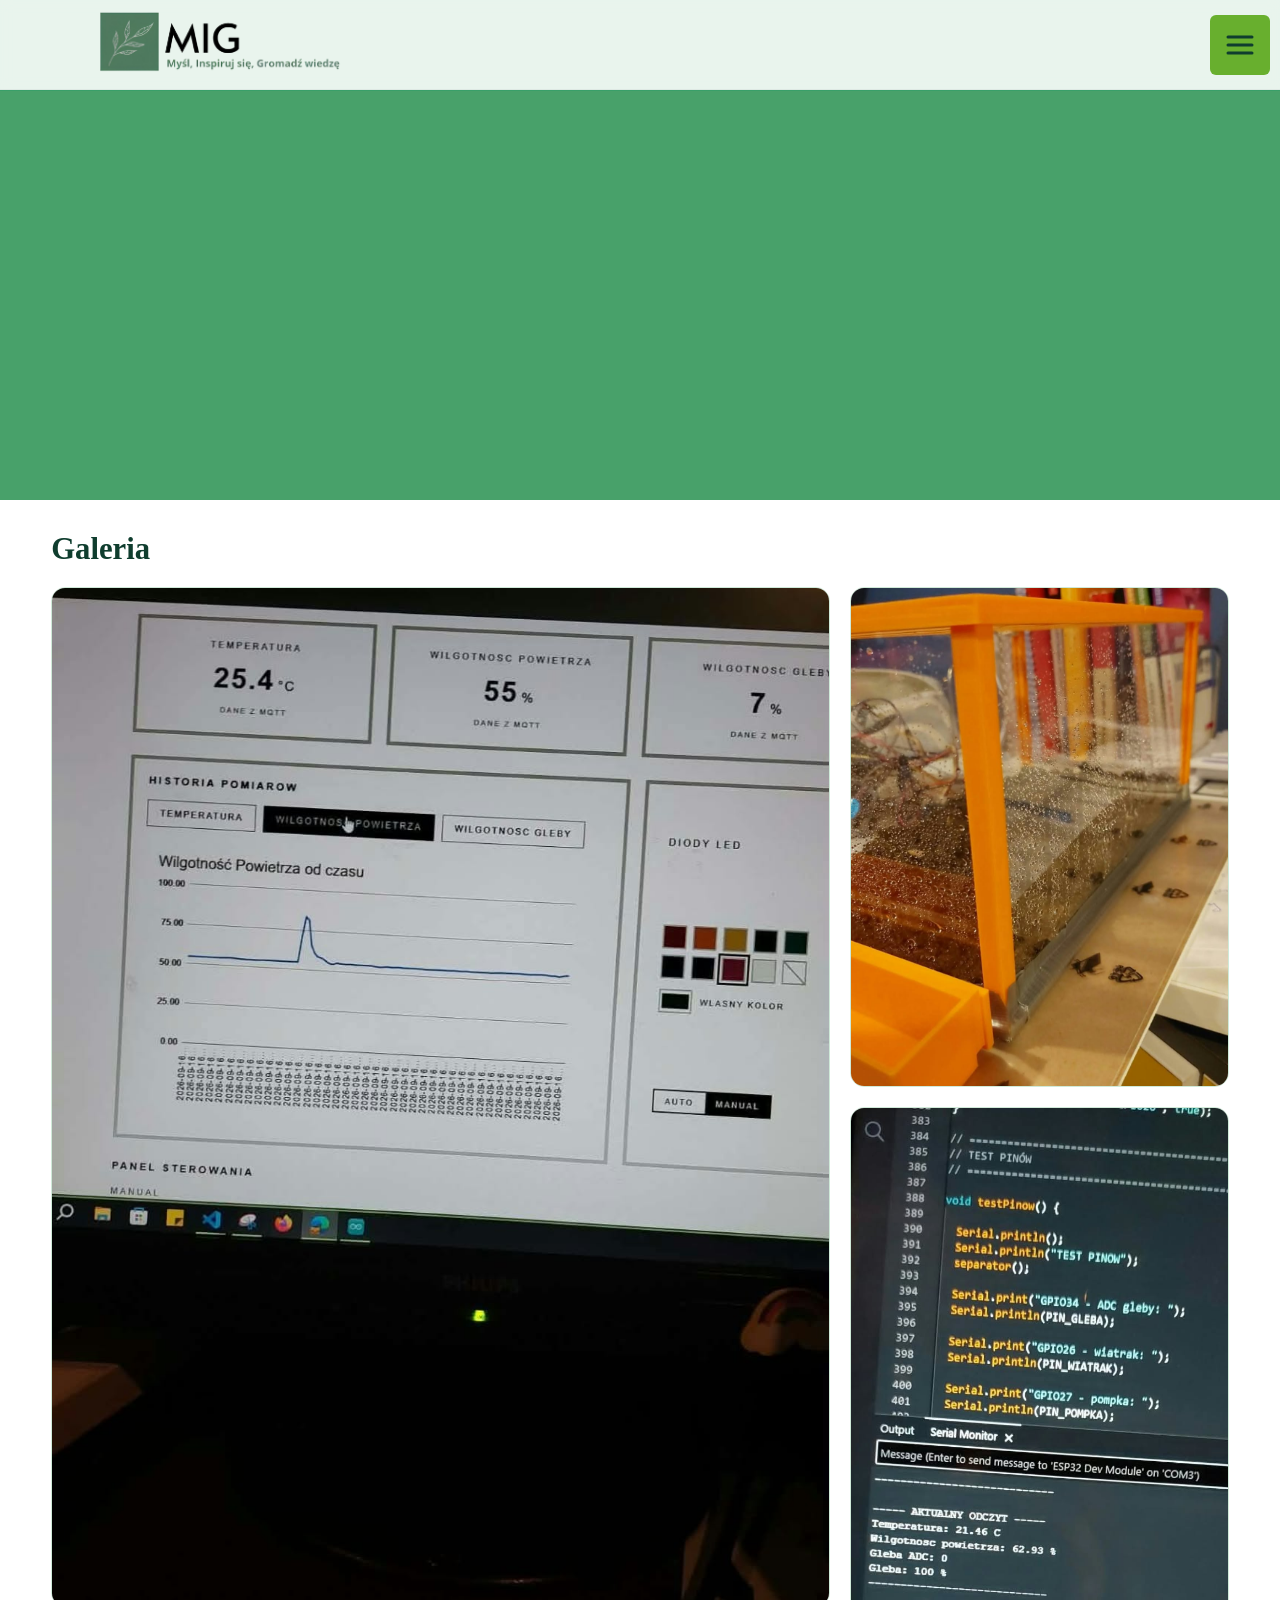
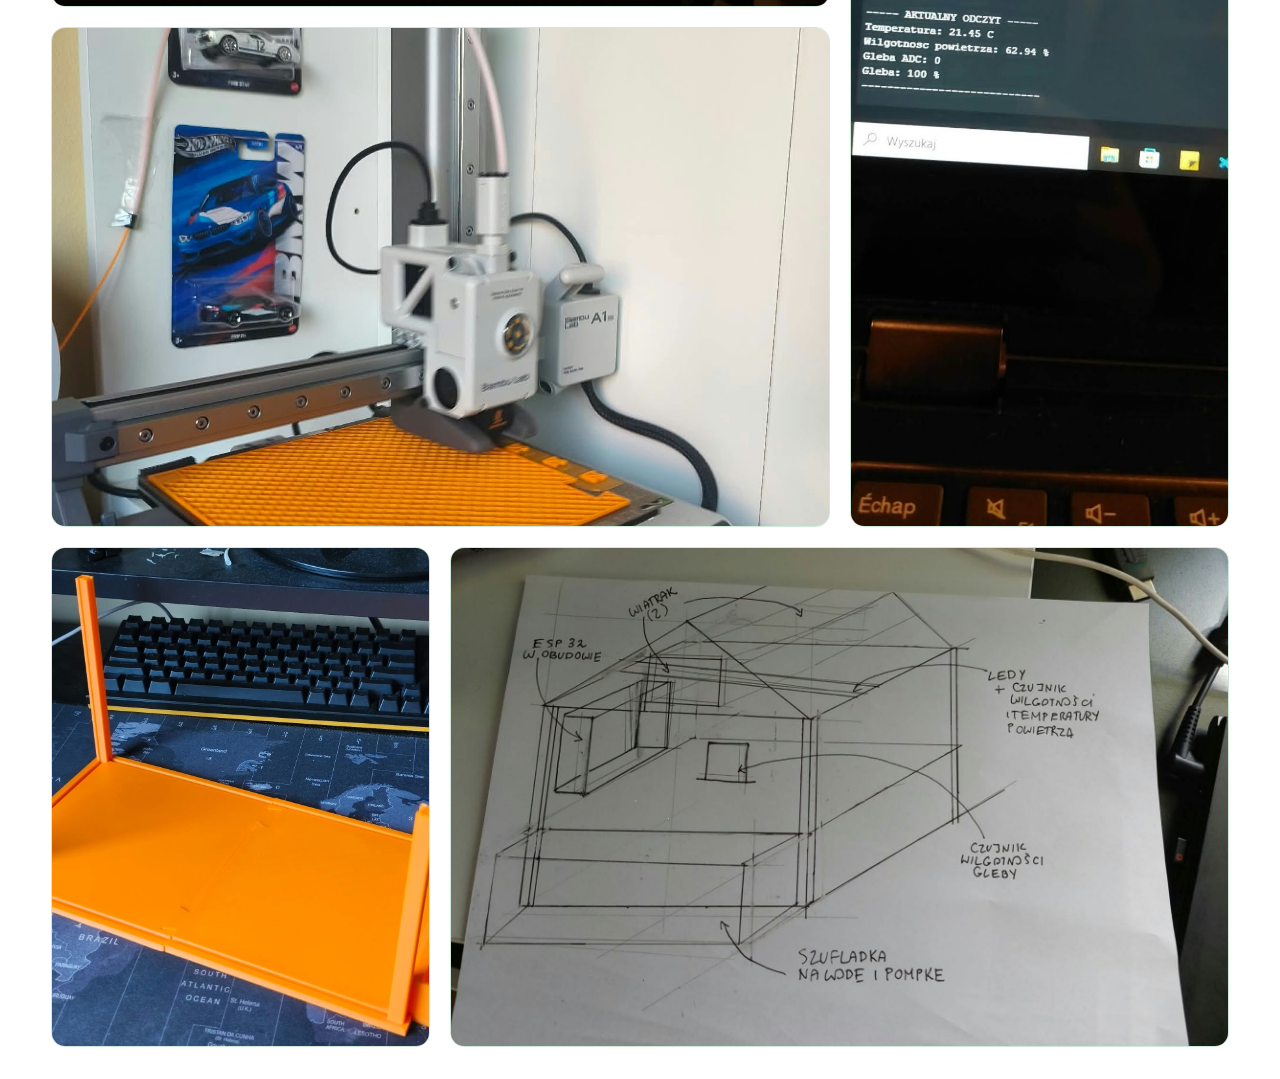
<file: galeria.html>
<!DOCTYPE html>
<html lang="pl">
<head>
<meta charset="UTF-8">
<meta name="viewport" content="width=device-width, initial-scale=1.0">
<title>Moja szklarnia</title>
<link  rel="stylesheet" href="css.css">
<style>


:root {
    --forest: #0f3d2e;
    --green: #2f7d4f;
    --leaf: #6bb27f;
    --mint: #cfe9d8;
    --mist: #eef7f1;
    --white: #ffffff;
  }

  * { box-sizing: border-box; }

  body {
    margin: 0;
    background: var(--white);
    font-family: Georgia, "Times New Roman", serif;
    color: var(--forest);
  }

  /* The gallery element: full width, white background */
  .gallery {
    width: 100%;
    background: var(--white);
    padding: 32px clamp(16px, 4vw, 56px);
  }

  .gallery h2 {
    margin: 0 0 20px;
    font-size: clamp(1.4rem, 2.4vw, 2rem);
    font-weight: 600;
    color: var(--forest);
  }

  .gallery-grid {
    display: grid;
    grid-auto-rows: 500px;
    grid-auto-flow: dense;
    gap: 20px;
    grid-template-columns: repeat(auto-fill, minmax(min(100%, 350px), 1fr));
  }

  .gallery-item {
    position: relative;
    margin: 0;
    overflow: hidden;
    border-radius: 14px;
    background: var(--mist);
    border: 1px solid var(--mint);
  }

  .gallery-item.wide { grid-column: span 2; }
  .gallery-item.tall { grid-row: span 2; }

  /* Swap .ph divs for <img> tags; the gradients are placeholders */
  .gallery-item img,
  .gallery-item .ph {
    display: block;
    width: 100%;
    height: 100%;
    object-fit: cover;
    transition: transform .4s ease;
  }

  .gallery-item:hover img,
  .gallery-item:hover .ph,
  .gallery-item:focus-within img,
  .gallery-item:focus-within .ph { transform: scale(1.05); }

  .gallery-item figcaption {
    position: absolute;
    left: 0; right: 0; bottom: 0;
    padding: 40px 20px 18px;
    color: var(--white);
    font-size: 1.1rem;
    background: linear-gradient(to top, rgba(15, 61, 46, .85), transparent);
    transform: translateY(100%);
    transition: transform .3s ease;
  }

  .gallery-item:hover figcaption,
  .gallery-item:focus-within figcaption { transform: translateY(0); }

  .gallery-item a { display: block; height: 100%; color: inherit; text-decoration: none; }
  .gallery-item a:focus-visible { outline: 3px solid var(--green); outline-offset: -3px; }

  .p1 { background: linear-gradient(135deg, var(--green), var(--forest)); }
  .p2 { background: linear-gradient(160deg, var(--mint), var(--leaf)); }
  .p3 { background: linear-gradient(120deg, var(--leaf), var(--green)); }
  .p4 { background: linear-gradient(200deg, var(--forest), var(--leaf)); }
  .p5 { background: linear-gradient(135deg, var(--mist), var(--mint)); }
  .p6 { background: linear-gradient(150deg, var(--green), var(--mint)); }

/* Na jednym torze element span 2 tworzył dodatkową, niejawną kolumnę. */
@media (max-width: 783px) {
    .gallery-item.wide { grid-column: span 1; }
}
</style>
</head>

<body>

<div class="nagluwek">
    <div class="title">
        <a href="index.html">
            <img src="logo.png" alt="Logo" style="height: 60px;">
        </a>
    </div>
    <button type="button" class="menu" aria-label="Menu" aria-expanded="false" aria-controls="menuGlowne">
        <svg
        xmlns="http://www.w3.org/2000/svg" class="sandwich" viewBox="0 0 40 40"  fill="none" aria-label="Menu">
        <line x1="8" y1="12" x2="32" y2="12"
              stroke="currentColor" stroke-width="3" stroke-linecap="round" />
        <line x1="8" y1="20" x2="32" y2="20"
              stroke="currentColor" stroke-width="3" stroke-linecap="round" />
        <line x1="8" y1="28" x2="32" y2="28"
              stroke="currentColor" stroke-width="3" stroke-linecap="round" />
      </svg>

    </button>
    <div class="menuwrapper" id="menuGlowne" inert>
        <a href="onas.html">
        <div class="menuoption" style="--in-delay: 0s; --out-delay: 0.28s; top: 84px; border-top-left-radius: 6px;"> O NAS</div>
        </a>
        <a href="galeria.html">
        <div class="menuoption" style="--in-delay: 0.14s; --out-delay: 0.14s; top: 184px;"> GALERIA </div>
        </a>
        <a href="index.html">
              <div class="menuoption" style="--in-delay: 0.28s; --out-delay: 0s; top: 284px; border-bottom: 5px solid rgb(45, 184, 45);  border-bottom-left-radius: 6px;"> PANEL SZKLARNI</div>
        </a>
         </div>
</div>


<!-- ///////////////////////////////////////////////////////////////////////////////////////////-->
<div style="width: 100%; height: 500px; background-color: rgb(72, 161, 106);">
    <canvas
      id="bg"
      style="
        position: relative;
        width: 100%;
        height: 100%;
        -webkit-mask-image: linear-gradient(to bottom, #000 calc(100% - 60px), transparent 100%);
        mask-image: linear-gradient(to bottom, #000 calc(100% - 60px), transparent 100%);
      "
    ></canvas>
  
    <script type="module">
      try {
        const { createShader } = await import("https://esm.sh/shaders@4.0.5/js");
  
      await createShader(document.getElementById('bg'), {
        components: [
          {
            type: 'SolidColor',
            props: {
              color: '#149941'
            }
          },
  
          {
            type: 'TimeTrail',
            props: {
              trailSource: 'motion',
              trailLength: 0,
              diffusion: 0.1,
              trailOpacity: 0.4,
              trailBlend: 'normal',
              speed: 4
            },
  
            children: [
              {
                type: 'ContourLines',
                props: {
                  levels: 0.9,
                  gamma: 1,
                  lineWidth: 1.75,
                  softness: 0.4,
                  colorMode: 'custom',
                  lineColor: '#5cdb79',
                  backgroundColor: 'transparent'
                },
  
                children: [
                  {
                    type: 'PerlinNoise',
                    props: {
                      scale: 2.3,
                      seed: 0,
                      speed: 0.15
                    }
                  },
  
                  {
                    type: 'Blob',
                    props: {
                      colorA: '#666666',
                      colorB: '#666666',
                      size: 0.1,
                      deformation: 0.75,
                      softness: 0.4,
                      highlightIntensity: 0,
                      speed: 1,
                      seed: 4,
  
                      center: {
                        type: 'mouse-position',
                        smoothing: 0.3,
                        momentum: 0.25
                      },
  
                      blendMode: 'normal'
                    }
                  }
                ]
              }
            ]
          }
        ]
      });
        } catch (blad) {
        // Brak WebGPU lub błąd CDN nie może unieruchamiać pozostałej strony.
        console.warn('Animowane tło niedostępne. Pozostawiono zielone tło.', blad);
    }
    </script>
  </div>
<!-- ///////////////////////////////////////////////////////////////////////////////////////////-->



<section class="gallery" aria-label="Galeria zdjęć">
    <h2>Galeria</h2>
    <div class="gallery-grid">
      <figure class="gallery-item wide tall">
        <a><img src="zdj1.png" alt="zdj1"></a>
      </figure>
      <figure class="gallery-item wide" >
        <a><img src="zdj4.png" alt="zdj2"></a>
      </figure>
      <figure class="gallery-item">
        <a><img src="zdj5.png" alt="zdj3"></a>
      </figure>
      <figure class="gallery-item tall">
        <a><img src="zdj7.png" alt="zdj4"></a>
      </figure>
      <figure class="gallery-item">
        <a><img src="zdj8.png" alt="zdj6"></a>
      </figure>
      <figure class="gallery-item wide">
        <a><img src="zdj6.png" alt="zdj5"></a>
      </figure>
    </div>
  </section>

<script>
// Ta sama nawigacja na wszystkich podstronach: mysz, dotyk i klawiatura.
(() => {
    const naglowek = document.querySelector('.nagluwek');
    const przycisk = naglowek.querySelector('.menu');
    const lista = naglowek.querySelector('.menuwrapper');
    const ustaw = otwarte => {
        naglowek.classList.toggle('menu-otwarte', otwarte);
        przycisk.setAttribute('aria-expanded', String(otwarte));
        lista.inert = !otwarte;
    };
    ustaw(false);
    przycisk.addEventListener('click', () => ustaw(przycisk.getAttribute('aria-expanded') !== 'true'));
    if (matchMedia('(hover: hover) and (pointer: fine)').matches) {
        przycisk.addEventListener('mouseenter', () => ustaw(true));
        naglowek.addEventListener('mouseleave', () => ustaw(false));
    }
    document.addEventListener('pointerdown', e => {
        if (!naglowek.contains(e.target)) ustaw(false);
    });
    document.addEventListener('keydown', e => {
        if (e.key === 'Escape' && przycisk.getAttribute('aria-expanded') === 'true') {
            ustaw(false);
            przycisk.focus();
        }
    });
    naglowek.addEventListener('focusout', () => {
        setTimeout(() => { if (!naglowek.contains(document.activeElement)) ustaw(false); }, 0);
    });
})();
</script>

</body>
</html>
</file>
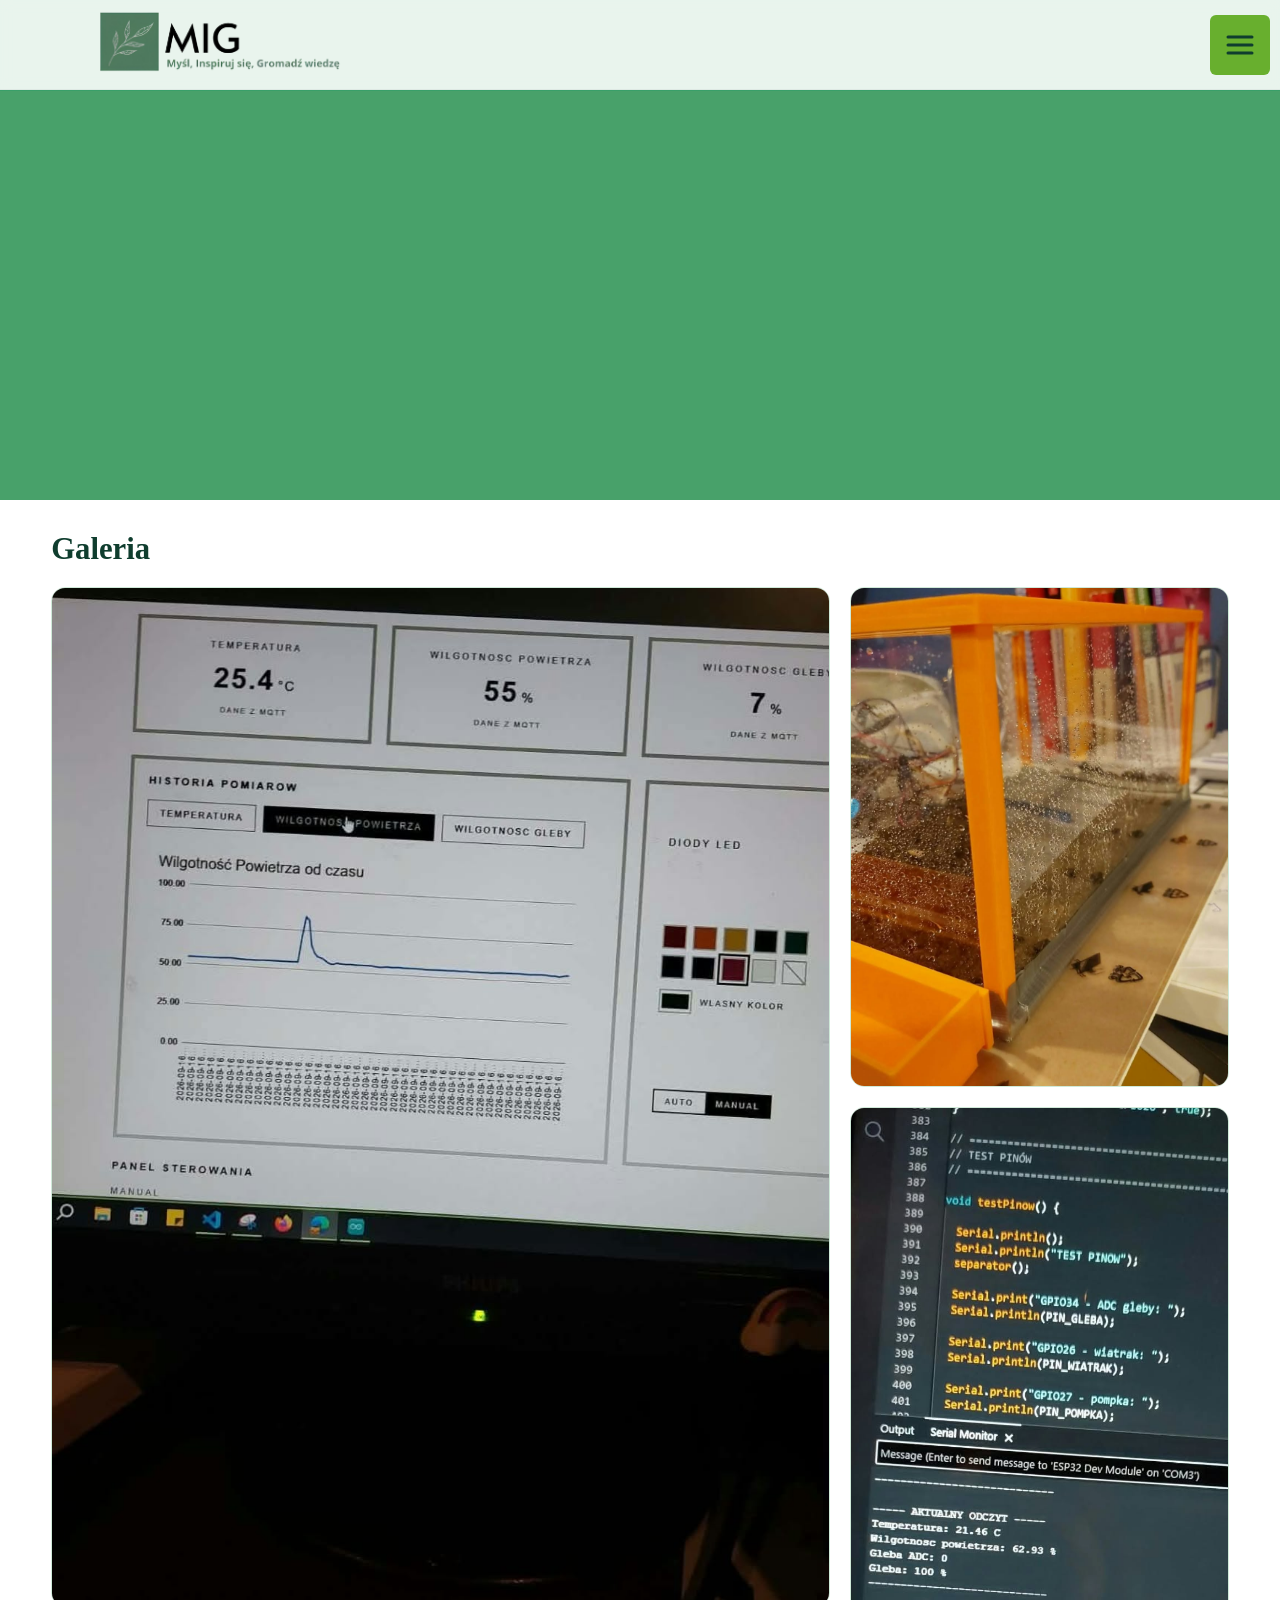
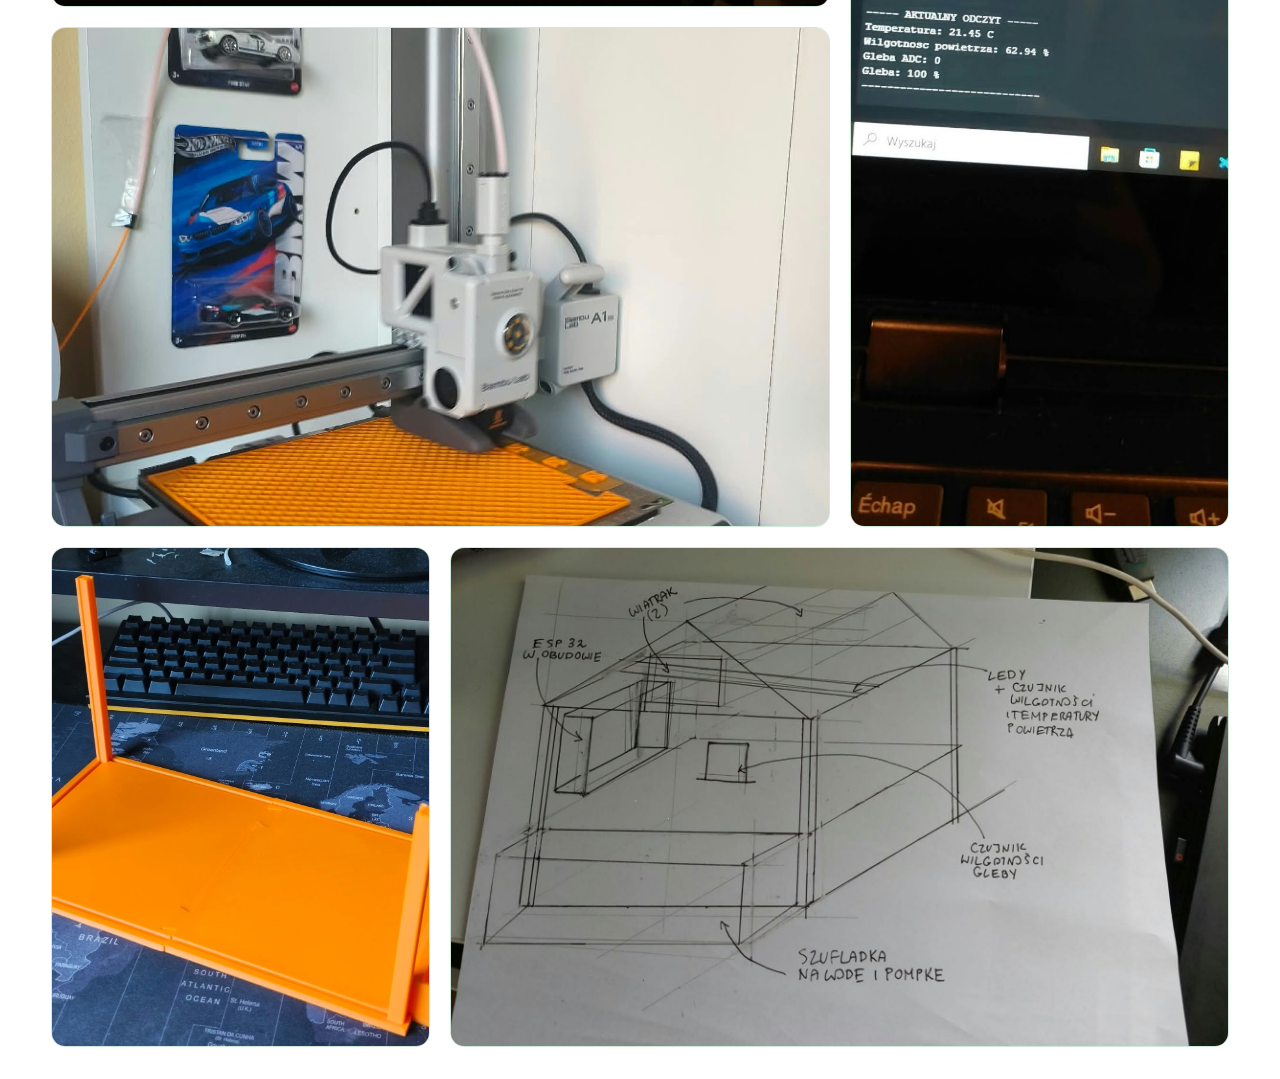
<file: galeria.html – galeria (naprawiona).html>
<!DOCTYPE html>
<html lang="pl">
<head>
<meta charset="UTF-8">
<meta name="viewport" content="width=device-width, initial-scale=1.0">
<title>Moja szklarnia</title>
<link  rel="stylesheet" href="css.css">
<style>


:root {
    --forest: #0f3d2e;
    --green: #2f7d4f;
    --leaf: #6bb27f;
    --mint: #cfe9d8;
    --mist: #eef7f1;
    --white: #ffffff;
  }

  * { box-sizing: border-box; }

  body {
    margin: 0;
    background: var(--white);
    font-family: Georgia, "Times New Roman", serif;
    color: var(--forest);
  }

  /* The gallery element: full width, white background */
  .gallery {
    width: 100%;
    background: var(--white);
    padding: 32px clamp(16px, 4vw, 56px);
  }

  .gallery h2 {
    margin: 0 0 20px;
    font-size: clamp(1.4rem, 2.4vw, 2rem);
    font-weight: 600;
    color: var(--forest);
  }

  .gallery-grid {
    display: grid;
    grid-auto-rows: 500px;
    grid-auto-flow: dense;
    gap: 20px;
    grid-template-columns: repeat(auto-fill, minmax(min(100%, 350px), 1fr));
  }

  .gallery-item {
    position: relative;
    margin: 0;
    overflow: hidden;
    border-radius: 14px;
    background: var(--mist);
    border: 1px solid var(--mint);
  }

  .gallery-item.wide { grid-column: span 2; }
  .gallery-item.tall { grid-row: span 2; }

  /* Swap .ph divs for <img> tags; the gradients are placeholders */
  .gallery-item img,
  .gallery-item .ph {
    display: block;
    width: 100%;
    height: 100%;
    object-fit: cover;
    transition: transform .4s ease;
  }

  .gallery-item:hover img,
  .gallery-item:hover .ph,
  .gallery-item:focus-within img,
  .gallery-item:focus-within .ph { transform: scale(1.05); }

  .gallery-item figcaption {
    position: absolute;
    left: 0; right: 0; bottom: 0;
    padding: 40px 20px 18px;
    color: var(--white);
    font-size: 1.1rem;
    background: linear-gradient(to top, rgba(15, 61, 46, .85), transparent);
    transform: translateY(100%);
    transition: transform .3s ease;
  }

  .gallery-item:hover figcaption,
  .gallery-item:focus-within figcaption { transform: translateY(0); }

  .gallery-item a { display: block; height: 100%; color: inherit; text-decoration: none; }
  .gallery-item a:focus-visible { outline: 3px solid var(--green); outline-offset: -3px; }

  .p1 { background: linear-gradient(135deg, var(--green), var(--forest)); }
  .p2 { background: linear-gradient(160deg, var(--mint), var(--leaf)); }
  .p3 { background: linear-gradient(120deg, var(--leaf), var(--green)); }
  .p4 { background: linear-gradient(200deg, var(--forest), var(--leaf)); }
  .p5 { background: linear-gradient(135deg, var(--mist), var(--mint)); }
  .p6 { background: linear-gradient(150deg, var(--green), var(--mint)); }

/* Na jednym torze element span 2 tworzył dodatkową, niejawną kolumnę. */
@media (max-width: 783px) {
    .gallery-item.wide { grid-column: span 1; }
}
</style>
</head>

<body>

<div class="nagluwek">
    <div class="title">
        <a href="index.html">
            <img src="logo.png" alt="Logo" style="height: 60px;">
        </a>
    </div>
    <button type="button" class="menu" aria-label="Menu" aria-expanded="false" aria-controls="menuGlowne">
        <svg
        xmlns="http://www.w3.org/2000/svg" class="sandwich" viewBox="0 0 40 40"  fill="none" aria-label="Menu">
        <line x1="8" y1="12" x2="32" y2="12"
              stroke="currentColor" stroke-width="3" stroke-linecap="round" />
        <line x1="8" y1="20" x2="32" y2="20"
              stroke="currentColor" stroke-width="3" stroke-linecap="round" />
        <line x1="8" y1="28" x2="32" y2="28"
              stroke="currentColor" stroke-width="3" stroke-linecap="round" />
      </svg>

    </button>
    <div class="menuwrapper" id="menuGlowne" inert>
        <a href="onas.html">
        <div class="menuoption" style="--in-delay: 0s; --out-delay: 0.28s; top: 84px; border-top-left-radius: 6px;"> O NAS</div>
        </a>
        <a href="galeria.html">
        <div class="menuoption" style="--in-delay: 0.14s; --out-delay: 0.14s; top: 184px;"> GALERIA </div>
        </a>
        <a href="index.html">
              <div class="menuoption" style="--in-delay: 0.28s; --out-delay: 0s; top: 284px; border-bottom: 5px solid rgb(45, 184, 45);  border-bottom-left-radius: 6px;"> PANEL SZKLARNI</div>
        </a>
         </div>
</div>


<!-- ///////////////////////////////////////////////////////////////////////////////////////////-->
<div style="width: 100%; height: 500px; background-color: rgb(72, 161, 106);">
    <canvas
      id="bg"
      style="
        position: relative;
        width: 100%;
        height: 100%;
        -webkit-mask-image: linear-gradient(to bottom, #000 calc(100% - 60px), transparent 100%);
        mask-image: linear-gradient(to bottom, #000 calc(100% - 60px), transparent 100%);
      "
    ></canvas>
  
    <script type="module">
      try {
        const { createShader } = await import("https://esm.sh/shaders@4.0.5/js");
  
      await createShader(document.getElementById('bg'), {
        components: [
          {
            type: 'SolidColor',
            props: {
              color: '#149941'
            }
          },
  
          {
            type: 'TimeTrail',
            props: {
              trailSource: 'motion',
              trailLength: 0,
              diffusion: 0.1,
              trailOpacity: 0.4,
              trailBlend: 'normal',
              speed: 4
            },
  
            children: [
              {
                type: 'ContourLines',
                props: {
                  levels: 0.9,
                  gamma: 1,
                  lineWidth: 1.75,
                  softness: 0.4,
                  colorMode: 'custom',
                  lineColor: '#5cdb79',
                  backgroundColor: 'transparent'
                },
  
                children: [
                  {
                    type: 'PerlinNoise',
                    props: {
                      scale: 2.3,
                      seed: 0,
                      speed: 0.15
                    }
                  },
  
                  {
                    type: 'Blob',
                    props: {
                      colorA: '#666666',
                      colorB: '#666666',
                      size: 0.1,
                      deformation: 0.75,
                      softness: 0.4,
                      highlightIntensity: 0,
                      speed: 1,
                      seed: 4,
  
                      center: {
                        type: 'mouse-position',
                        smoothing: 0.3,
                        momentum: 0.25
                      },
  
                      blendMode: 'normal'
                    }
                  }
                ]
              }
            ]
          }
        ]
      });
        } catch (blad) {
        // Brak WebGPU lub błąd CDN nie może unieruchamiać pozostałej strony.
        console.warn('Animowane tło niedostępne. Pozostawiono zielone tło.', blad);
    }
    </script>
  </div>
<!-- ///////////////////////////////////////////////////////////////////////////////////////////-->



<section class="gallery" aria-label="Galeria zdjęć">
    <h2>Galeria</h2>
    <div class="gallery-grid">
      <figure class="gallery-item wide tall">
        <a><img src="zdj1.png" alt="zdj1"></a>
      </figure>
      <figure class="gallery-item wide" >
        <a><img src="zdj4.png" alt="zdj2"></a>
      </figure>
      <figure class="gallery-item">
        <a><img src="zdj5.png" alt="zdj3"></a>
      </figure>
      <figure class="gallery-item tall">
        <a><img src="zdj7.png" alt="zdj4"></a>
      </figure>
      <figure class="gallery-item">
        <a><img src="zdj8.png" alt="zdj6"></a>
      </figure>
      <figure class="gallery-item wide">
        <a><img src="zdj6.png" alt="zdj5"></a>
      </figure>
    </div>
  </section>

<script>
// Ta sama nawigacja na wszystkich podstronach: mysz, dotyk i klawiatura.
(() => {
    const naglowek = document.querySelector('.nagluwek');
    const przycisk = naglowek.querySelector('.menu');
    const lista = naglowek.querySelector('.menuwrapper');
    const ustaw = otwarte => {
        naglowek.classList.toggle('menu-otwarte', otwarte);
        przycisk.setAttribute('aria-expanded', String(otwarte));
        lista.inert = !otwarte;
    };
    ustaw(false);
    przycisk.addEventListener('click', () => ustaw(przycisk.getAttribute('aria-expanded') !== 'true'));
    if (matchMedia('(hover: hover) and (pointer: fine)').matches) {
        przycisk.addEventListener('mouseenter', () => ustaw(true));
        naglowek.addEventListener('mouseleave', () => ustaw(false));
    }
    document.addEventListener('pointerdown', e => {
        if (!naglowek.contains(e.target)) ustaw(false);
    });
    document.addEventListener('keydown', e => {
        if (e.key === 'Escape' && przycisk.getAttribute('aria-expanded') === 'true') {
            ustaw(false);
            przycisk.focus();
        }
    });
    naglowek.addEventListener('focusout', () => {
        setTimeout(() => { if (!naglowek.contains(document.activeElement)) ustaw(false); }, 0);
    });
})();
</script>

</body>
</html>
</file>
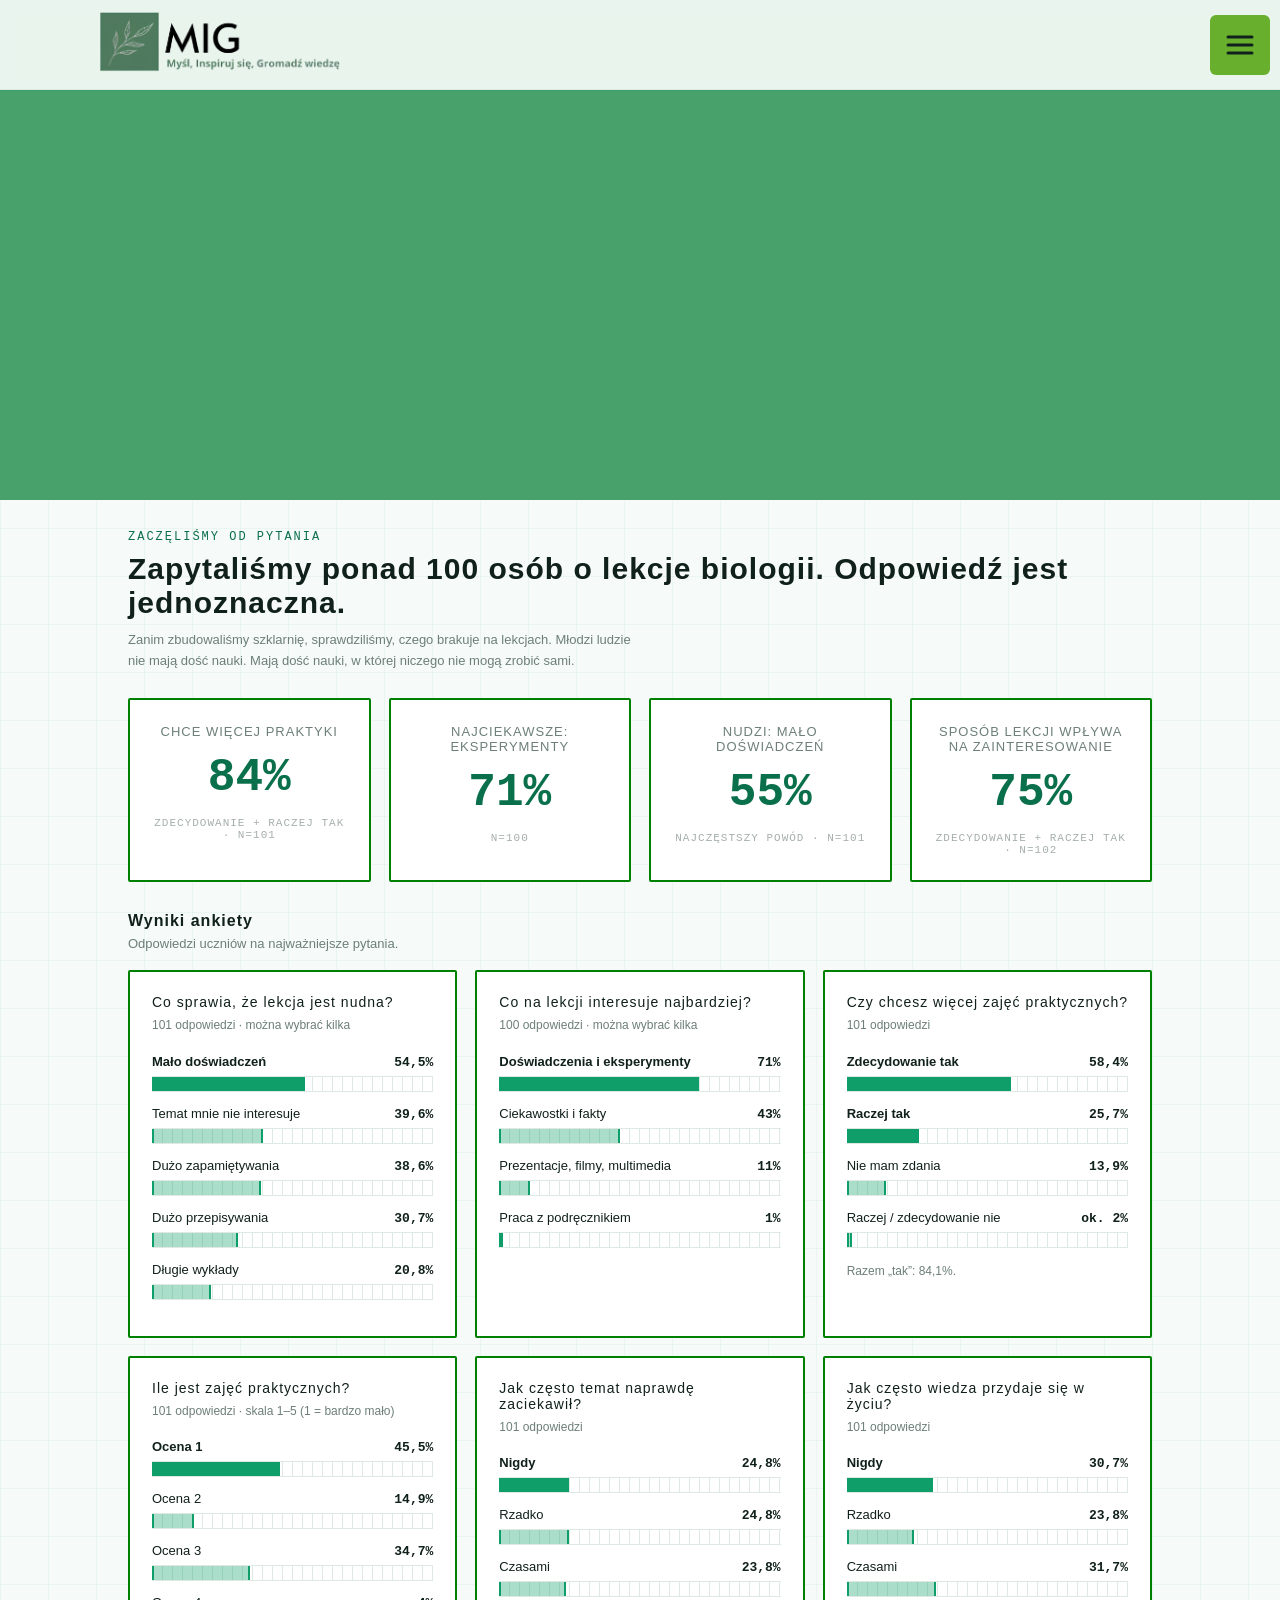
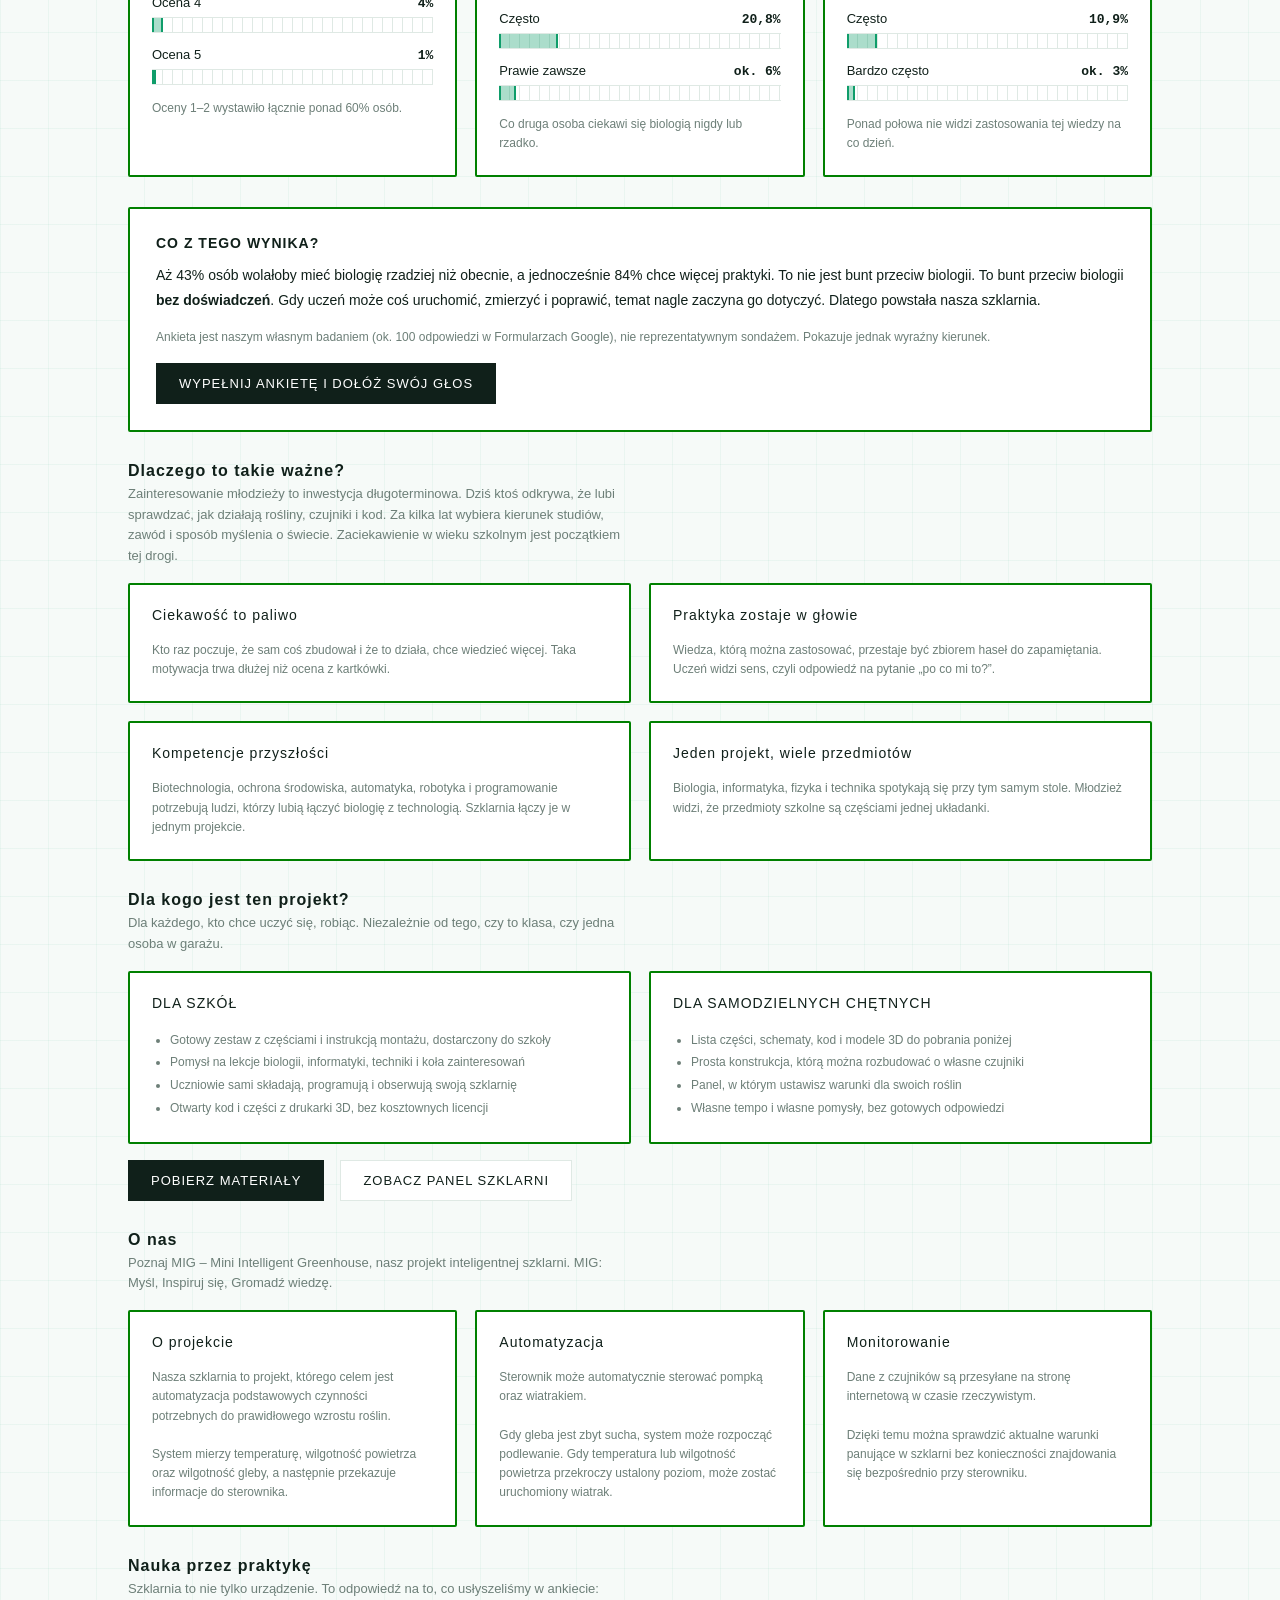
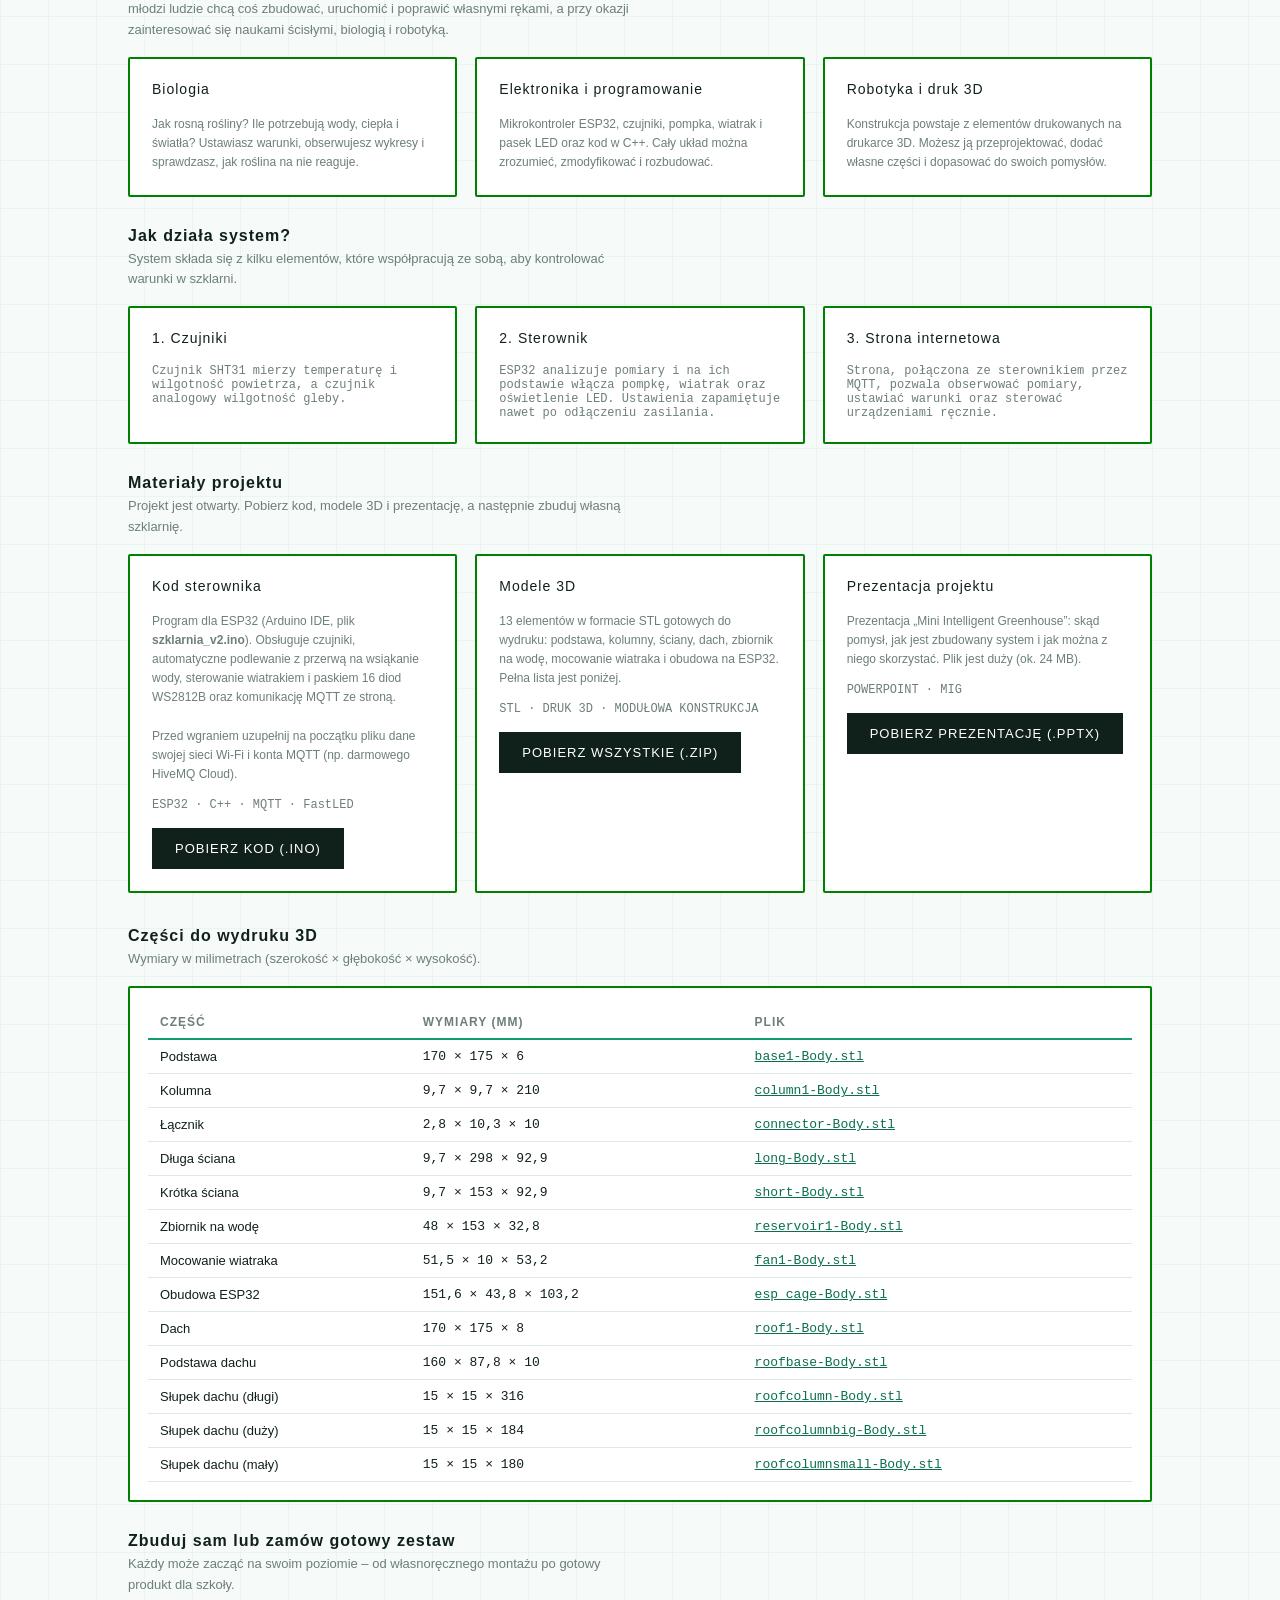
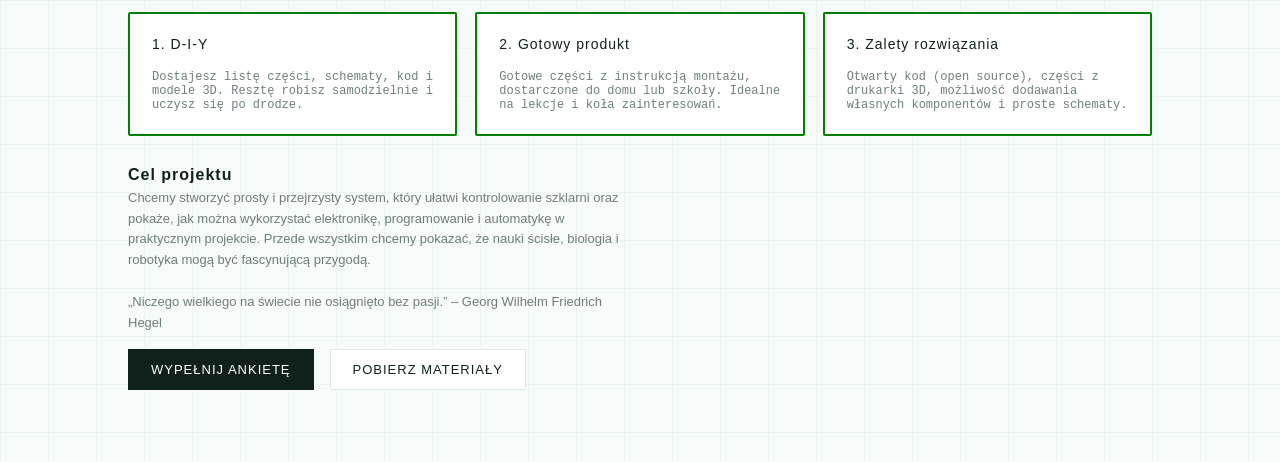
<file: onas.html>
<!DOCTYPE html>
<html lang="pl">

<head>
    <meta charset="UTF-8">
    <meta name="viewport" content="width=device-width, initial-scale=1.0">

    <title>O nas - Moja szklarnia</title>

    <link rel="stylesheet" href="css.css">

</head>

<body>

<!-- ========================================================= -->
<!-- NAGŁÓWEK -->
<!-- ========================================================= -->

<div class="nagluwek">

    <div class="title">
        <a href="index.html">
            <img
                src="logo.png"
                alt="Logo"
                style="height: 60px;"
            >
        </a>
    </div>

    <div class="menu">

        <svg
            xmlns="http://www.w3.org/2000/svg"
            class="sandwich"
            viewBox="0 0 40 40"
            fill="none"
            aria-label="Menu"
        >

            <line
                x1="8"
                y1="12"
                x2="32"
                y2="12"
                stroke="currentColor"
                stroke-width="3"
                stroke-linecap="round"
            />

            <line
                x1="8"
                y1="20"
                x2="32"
                y2="20"
                stroke="currentColor"
                stroke-width="3"
                stroke-linecap="round"
            />

            <line
                x1="8"
                y1="28"
                x2="32"
                y2="28"
                stroke="currentColor"
                stroke-width="3"
                stroke-linecap="round"
            />

        </svg>

    </div>

    <div class="menuwrapper">

        <a href="onas.html">
            <div
                class="menuoption"
                style="
                    --in-delay: 0s;
                    --out-delay: 0.28s;
                    top: 84px;
                    border-top-left-radius: 6px;
                "
            >
                O NAS
            </div>
        </a>

        <a href="galeria.html">
            <div
                class="menuoption"
                style="
                    --in-delay: 0.14s;
                    --out-delay: 0.14s;
                    top: 184px;
                "
            >
                GALERIA
            </div>
        </a>

        <a href="index.html">
            <div
                class="menuoption"
                style="
                    --in-delay: 0.28s;
                    --out-delay: 0s;
                    top: 284px;
                    border-bottom: 5px solid rgb(45, 184, 45);
                    border-bottom-left-radius: 6px;
                "
            >
                PANEL SZKLARNI
            </div>
        </a>

    </div>

</div>


<!-- ========================================================= -->
<!-- ANIMOWANE TŁO -->
<!-- ========================================================= -->

<div
    style="
        width: 100%;
        height: 500px;
        background-color: rgb(72, 161, 106);
    "
>

    <canvas
        id="bg"
        style="
            position: relative;
            width: 100%;
            height: 100%;

            -webkit-mask-image:
                linear-gradient(
                    to bottom,
                    #000 calc(100% - 60px),
                    transparent 100%
                );

            mask-image:
                linear-gradient(
                    to bottom,
                    #000 calc(100% - 60px),
                    transparent 100%
                );
        "
    ></canvas>


    <script type="module">

        import {
            createShader
        } from "https://esm.sh/shaders/js";


        await createShader(
            document.getElementById("bg"),
            {

                components: [

                    {
                        type: "SolidColor",

                        props: {
                            color: "#149941"
                        }
                    },


                    {
                        type: "TimeTrail",

                        props: {

                            trailSource: "motion",

                            trailLength: 0,

                            diffusion: 0.1,

                            trailOpacity: 0.4,

                            trailBlend: "normal",

                            speed: 4

                        },

                        children: [

                            {

                                type: "ContourLines",

                                props: {

                                    levels: 0.9,

                                    gamma: 1,

                                    lineWidth: 1.75,

                                    softness: 0.4,

                                    colorMode: "custom",

                                    lineColor: "#5cdb79",

                                    backgroundColor: "transparent"

                                },

                                children: [

                                    {

                                        type: "PerlinNoise",

                                        props: {

                                            scale: 2.3,

                                            seed: 0,

                                            speed: 0.15

                                        }

                                    },


                                    {

                                        type: "Blob",

                                        props: {

                                            colorA: "#666666",

                                            colorB: "#666666",

                                            size: 0.1,

                                            deformation: 0.75,

                                            softness: 0.4,

                                            highlightIntensity: 0,

                                            speed: 1,

                                            seed: 4,

                                            center: {

                                                type: "mouse-position",

                                                smoothing: 0.3,

                                                momentum: 0.25

                                            },

                                            blendMode: "normal"

                                        }

                                    }

                                ]

                            }

                        ]

                    }

                ]

            }
        );

    </script>

</div>




<!-- ========================================================= -->
<!-- ANKIETA -->
<!-- ========================================================= -->

<div class="sekcja" id="ankieta" style="scroll-margin-top:100px">

    <p class="mono" style="margin:0 0 8px;font-size:12px;letter-spacing:2px;color:var(--zielen-mocna)">ZACZĘLIŚMY OD PYTANIA</p>

    <h1 style="font-size:30px;letter-spacing:1px;margin:0 0 10px">Zapytaliśmy ponad 100 osób o lekcje biologii. Odpowiedź jest jednoznaczna.</h1>

    <p class="podpis">
        Zanim zbudowaliśmy szklarnię, sprawdziliśmy, czego brakuje na lekcjach.
        Młodzi ludzie nie mają dość nauki. Mają dość nauki, w której niczego
        nie mogą zrobić sami.
    </p>

</div>

<div class="kafelki">
    <div class="kafelek ramka w-zakresie"><p class="nazwa">CHCE WIĘCEJ PRAKTYKI</p><p class="wartosc">84%</p><p class="zrodlo">ZDECYDOWANIE + RACZEJ TAK · N=101</p></div>
    <div class="kafelek ramka w-zakresie"><p class="nazwa">NAJCIEKAWSZE: EKSPERYMENTY</p><p class="wartosc">71%</p><p class="zrodlo">N=100</p></div>
    <div class="kafelek ramka w-zakresie"><p class="nazwa">NUDZI: MAŁO DOŚWIADCZEŃ</p><p class="wartosc">55%</p><p class="zrodlo">NAJCZĘSTSZY POWÓD · N=101</p></div>
    <div class="kafelek ramka w-zakresie"><p class="nazwa">SPOSÓB LEKCJI WPŁYWA NA ZAINTERESOWANIE</p><p class="wartosc">75%</p><p class="zrodlo">ZDECYDOWANIE + RACZEJ TAK · N=102</p></div>
</div>

<div class="sekcja">

    <h2>Wyniki ankiety</h2>

    <p class="podpis">Odpowiedzi uczniów na najważniejsze pytania.</p>

    <div class="karty-warunkow"><div class="karta-warunku ramka"><div class="glowka-warunku" style="margin-bottom:6px"><p class="nazwa">Co sprawia, że lekcja jest nudna?</p></div><p class="uwaga-warunku" style="margin:0 0 18px">101 odpowiedzi · można wybrać kilka</p><div style="margin-bottom:14px"><div class="glowka-warunku" style="margin-bottom:6px"><p class="nazwa" style="font-size:13px;letter-spacing:0;font-weight:bold">Mało doświadczeń</p><span class="teraz" style="color:var(--atrament);font-weight:bold">54,5%</span></div><div class="skala" style="margin-bottom:0"><div class="strefa" data-w="54.5" style="left:0;width:54.5%;background:var(--zielen);transition:width 1s ease"></div></div></div><div style="margin-bottom:14px"><div class="glowka-warunku" style="margin-bottom:6px"><p class="nazwa" style="font-size:13px;letter-spacing:0;font-weight:normal">Temat mnie nie interesuje</p><span class="teraz" style="color:var(--atrament);font-weight:bold">39,6%</span></div><div class="skala" style="margin-bottom:0"><div class="strefa" data-w="39.6" style="left:0;width:39.6%;background:rgba(15,157,106,0.35);transition:width 1s ease"></div></div></div><div style="margin-bottom:14px"><div class="glowka-warunku" style="margin-bottom:6px"><p class="nazwa" style="font-size:13px;letter-spacing:0;font-weight:normal">Dużo zapamiętywania</p><span class="teraz" style="color:var(--atrament);font-weight:bold">38,6%</span></div><div class="skala" style="margin-bottom:0"><div class="strefa" data-w="38.6" style="left:0;width:38.6%;background:rgba(15,157,106,0.35);transition:width 1s ease"></div></div></div><div style="margin-bottom:14px"><div class="glowka-warunku" style="margin-bottom:6px"><p class="nazwa" style="font-size:13px;letter-spacing:0;font-weight:normal">Dużo przepisywania</p><span class="teraz" style="color:var(--atrament);font-weight:bold">30,7%</span></div><div class="skala" style="margin-bottom:0"><div class="strefa" data-w="30.7" style="left:0;width:30.7%;background:rgba(15,157,106,0.35);transition:width 1s ease"></div></div></div><div style="margin-bottom:14px"><div class="glowka-warunku" style="margin-bottom:6px"><p class="nazwa" style="font-size:13px;letter-spacing:0;font-weight:normal">Długie wykłady</p><span class="teraz" style="color:var(--atrament);font-weight:bold">20,8%</span></div><div class="skala" style="margin-bottom:0"><div class="strefa" data-w="20.8" style="left:0;width:20.8%;background:rgba(15,157,106,0.35);transition:width 1s ease"></div></div></div></div><div class="karta-warunku ramka"><div class="glowka-warunku" style="margin-bottom:6px"><p class="nazwa">Co na lekcji interesuje najbardziej?</p></div><p class="uwaga-warunku" style="margin:0 0 18px">100 odpowiedzi · można wybrać kilka</p><div style="margin-bottom:14px"><div class="glowka-warunku" style="margin-bottom:6px"><p class="nazwa" style="font-size:13px;letter-spacing:0;font-weight:bold">Doświadczenia i eksperymenty</p><span class="teraz" style="color:var(--atrament);font-weight:bold">71%</span></div><div class="skala" style="margin-bottom:0"><div class="strefa" data-w="71" style="left:0;width:71%;background:var(--zielen);transition:width 1s ease"></div></div></div><div style="margin-bottom:14px"><div class="glowka-warunku" style="margin-bottom:6px"><p class="nazwa" style="font-size:13px;letter-spacing:0;font-weight:normal">Ciekawostki i fakty</p><span class="teraz" style="color:var(--atrament);font-weight:bold">43%</span></div><div class="skala" style="margin-bottom:0"><div class="strefa" data-w="43" style="left:0;width:43%;background:rgba(15,157,106,0.35);transition:width 1s ease"></div></div></div><div style="margin-bottom:14px"><div class="glowka-warunku" style="margin-bottom:6px"><p class="nazwa" style="font-size:13px;letter-spacing:0;font-weight:normal">Prezentacje, filmy, multimedia</p><span class="teraz" style="color:var(--atrament);font-weight:bold">11%</span></div><div class="skala" style="margin-bottom:0"><div class="strefa" data-w="11" style="left:0;width:11%;background:rgba(15,157,106,0.35);transition:width 1s ease"></div></div></div><div style="margin-bottom:14px"><div class="glowka-warunku" style="margin-bottom:6px"><p class="nazwa" style="font-size:13px;letter-spacing:0;font-weight:normal">Praca z podręcznikiem</p><span class="teraz" style="color:var(--atrament);font-weight:bold">1%</span></div><div class="skala" style="margin-bottom:0"><div class="strefa" data-w="1" style="left:0;width:1%;background:rgba(15,157,106,0.35);transition:width 1s ease"></div></div></div></div><div class="karta-warunku ramka"><div class="glowka-warunku" style="margin-bottom:6px"><p class="nazwa">Czy chcesz więcej zajęć praktycznych?</p></div><p class="uwaga-warunku" style="margin:0 0 18px">101 odpowiedzi</p><div style="margin-bottom:14px"><div class="glowka-warunku" style="margin-bottom:6px"><p class="nazwa" style="font-size:13px;letter-spacing:0;font-weight:bold">Zdecydowanie tak</p><span class="teraz" style="color:var(--atrament);font-weight:bold">58,4%</span></div><div class="skala" style="margin-bottom:0"><div class="strefa" data-w="58.4" style="left:0;width:58.4%;background:var(--zielen);transition:width 1s ease"></div></div></div><div style="margin-bottom:14px"><div class="glowka-warunku" style="margin-bottom:6px"><p class="nazwa" style="font-size:13px;letter-spacing:0;font-weight:bold">Raczej tak</p><span class="teraz" style="color:var(--atrament);font-weight:bold">25,7%</span></div><div class="skala" style="margin-bottom:0"><div class="strefa" data-w="25.7" style="left:0;width:25.7%;background:var(--zielen);transition:width 1s ease"></div></div></div><div style="margin-bottom:14px"><div class="glowka-warunku" style="margin-bottom:6px"><p class="nazwa" style="font-size:13px;letter-spacing:0;font-weight:normal">Nie mam zdania</p><span class="teraz" style="color:var(--atrament);font-weight:bold">13,9%</span></div><div class="skala" style="margin-bottom:0"><div class="strefa" data-w="13.9" style="left:0;width:13.9%;background:rgba(15,157,106,0.35);transition:width 1s ease"></div></div></div><div style="margin-bottom:14px"><div class="glowka-warunku" style="margin-bottom:6px"><p class="nazwa" style="font-size:13px;letter-spacing:0;font-weight:normal">Raczej / zdecydowanie nie</p><span class="teraz" style="color:var(--atrament);font-weight:bold">ok. 2%</span></div><div class="skala" style="margin-bottom:0"><div class="strefa" data-w="2" style="left:0;width:2%;background:rgba(15,157,106,0.35);transition:width 1s ease"></div></div></div><p class="uwaga-warunku" style="margin-top:4px">Razem „tak”: 84,1%.</p></div></div>

    <div class="karty-warunkow" style="margin-top:18px"><div class="karta-warunku ramka"><div class="glowka-warunku" style="margin-bottom:6px"><p class="nazwa">Ile jest zajęć praktycznych?</p></div><p class="uwaga-warunku" style="margin:0 0 18px">101 odpowiedzi · skala 1–5 (1 = bardzo mało)</p><div style="margin-bottom:14px"><div class="glowka-warunku" style="margin-bottom:6px"><p class="nazwa" style="font-size:13px;letter-spacing:0;font-weight:bold">Ocena 1</p><span class="teraz" style="color:var(--atrament);font-weight:bold">45,5%</span></div><div class="skala" style="margin-bottom:0"><div class="strefa" data-w="45.5" style="left:0;width:45.5%;background:var(--zielen);transition:width 1s ease"></div></div></div><div style="margin-bottom:14px"><div class="glowka-warunku" style="margin-bottom:6px"><p class="nazwa" style="font-size:13px;letter-spacing:0;font-weight:normal">Ocena 2</p><span class="teraz" style="color:var(--atrament);font-weight:bold">14,9%</span></div><div class="skala" style="margin-bottom:0"><div class="strefa" data-w="14.9" style="left:0;width:14.9%;background:rgba(15,157,106,0.35);transition:width 1s ease"></div></div></div><div style="margin-bottom:14px"><div class="glowka-warunku" style="margin-bottom:6px"><p class="nazwa" style="font-size:13px;letter-spacing:0;font-weight:normal">Ocena 3</p><span class="teraz" style="color:var(--atrament);font-weight:bold">34,7%</span></div><div class="skala" style="margin-bottom:0"><div class="strefa" data-w="34.7" style="left:0;width:34.7%;background:rgba(15,157,106,0.35);transition:width 1s ease"></div></div></div><div style="margin-bottom:14px"><div class="glowka-warunku" style="margin-bottom:6px"><p class="nazwa" style="font-size:13px;letter-spacing:0;font-weight:normal">Ocena 4</p><span class="teraz" style="color:var(--atrament);font-weight:bold">4%</span></div><div class="skala" style="margin-bottom:0"><div class="strefa" data-w="4" style="left:0;width:4%;background:rgba(15,157,106,0.35);transition:width 1s ease"></div></div></div><div style="margin-bottom:14px"><div class="glowka-warunku" style="margin-bottom:6px"><p class="nazwa" style="font-size:13px;letter-spacing:0;font-weight:normal">Ocena 5</p><span class="teraz" style="color:var(--atrament);font-weight:bold">1%</span></div><div class="skala" style="margin-bottom:0"><div class="strefa" data-w="1" style="left:0;width:1%;background:rgba(15,157,106,0.35);transition:width 1s ease"></div></div></div><p class="uwaga-warunku" style="margin-top:4px">Oceny 1–2 wystawiło łącznie ponad 60% osób.</p></div><div class="karta-warunku ramka"><div class="glowka-warunku" style="margin-bottom:6px"><p class="nazwa">Jak często temat naprawdę zaciekawił?</p></div><p class="uwaga-warunku" style="margin:0 0 18px">101 odpowiedzi</p><div style="margin-bottom:14px"><div class="glowka-warunku" style="margin-bottom:6px"><p class="nazwa" style="font-size:13px;letter-spacing:0;font-weight:bold">Nigdy</p><span class="teraz" style="color:var(--atrament);font-weight:bold">24,8%</span></div><div class="skala" style="margin-bottom:0"><div class="strefa" data-w="24.8" style="left:0;width:24.8%;background:var(--zielen);transition:width 1s ease"></div></div></div><div style="margin-bottom:14px"><div class="glowka-warunku" style="margin-bottom:6px"><p class="nazwa" style="font-size:13px;letter-spacing:0;font-weight:normal">Rzadko</p><span class="teraz" style="color:var(--atrament);font-weight:bold">24,8%</span></div><div class="skala" style="margin-bottom:0"><div class="strefa" data-w="24.8" style="left:0;width:24.8%;background:rgba(15,157,106,0.35);transition:width 1s ease"></div></div></div><div style="margin-bottom:14px"><div class="glowka-warunku" style="margin-bottom:6px"><p class="nazwa" style="font-size:13px;letter-spacing:0;font-weight:normal">Czasami</p><span class="teraz" style="color:var(--atrament);font-weight:bold">23,8%</span></div><div class="skala" style="margin-bottom:0"><div class="strefa" data-w="23.8" style="left:0;width:23.8%;background:rgba(15,157,106,0.35);transition:width 1s ease"></div></div></div><div style="margin-bottom:14px"><div class="glowka-warunku" style="margin-bottom:6px"><p class="nazwa" style="font-size:13px;letter-spacing:0;font-weight:normal">Często</p><span class="teraz" style="color:var(--atrament);font-weight:bold">20,8%</span></div><div class="skala" style="margin-bottom:0"><div class="strefa" data-w="20.8" style="left:0;width:20.8%;background:rgba(15,157,106,0.35);transition:width 1s ease"></div></div></div><div style="margin-bottom:14px"><div class="glowka-warunku" style="margin-bottom:6px"><p class="nazwa" style="font-size:13px;letter-spacing:0;font-weight:normal">Prawie zawsze</p><span class="teraz" style="color:var(--atrament);font-weight:bold">ok. 6%</span></div><div class="skala" style="margin-bottom:0"><div class="strefa" data-w="5.8" style="left:0;width:5.8%;background:rgba(15,157,106,0.35);transition:width 1s ease"></div></div></div><p class="uwaga-warunku" style="margin-top:4px">Co druga osoba ciekawi się biologią nigdy lub rzadko.</p></div><div class="karta-warunku ramka"><div class="glowka-warunku" style="margin-bottom:6px"><p class="nazwa">Jak często wiedza przydaje się w życiu?</p></div><p class="uwaga-warunku" style="margin:0 0 18px">101 odpowiedzi</p><div style="margin-bottom:14px"><div class="glowka-warunku" style="margin-bottom:6px"><p class="nazwa" style="font-size:13px;letter-spacing:0;font-weight:bold">Nigdy</p><span class="teraz" style="color:var(--atrament);font-weight:bold">30,7%</span></div><div class="skala" style="margin-bottom:0"><div class="strefa" data-w="30.7" style="left:0;width:30.7%;background:var(--zielen);transition:width 1s ease"></div></div></div><div style="margin-bottom:14px"><div class="glowka-warunku" style="margin-bottom:6px"><p class="nazwa" style="font-size:13px;letter-spacing:0;font-weight:normal">Rzadko</p><span class="teraz" style="color:var(--atrament);font-weight:bold">23,8%</span></div><div class="skala" style="margin-bottom:0"><div class="strefa" data-w="23.8" style="left:0;width:23.8%;background:rgba(15,157,106,0.35);transition:width 1s ease"></div></div></div><div style="margin-bottom:14px"><div class="glowka-warunku" style="margin-bottom:6px"><p class="nazwa" style="font-size:13px;letter-spacing:0;font-weight:normal">Czasami</p><span class="teraz" style="color:var(--atrament);font-weight:bold">31,7%</span></div><div class="skala" style="margin-bottom:0"><div class="strefa" data-w="31.7" style="left:0;width:31.7%;background:rgba(15,157,106,0.35);transition:width 1s ease"></div></div></div><div style="margin-bottom:14px"><div class="glowka-warunku" style="margin-bottom:6px"><p class="nazwa" style="font-size:13px;letter-spacing:0;font-weight:normal">Często</p><span class="teraz" style="color:var(--atrament);font-weight:bold">10,9%</span></div><div class="skala" style="margin-bottom:0"><div class="strefa" data-w="10.9" style="left:0;width:10.9%;background:rgba(15,157,106,0.35);transition:width 1s ease"></div></div></div><div style="margin-bottom:14px"><div class="glowka-warunku" style="margin-bottom:6px"><p class="nazwa" style="font-size:13px;letter-spacing:0;font-weight:normal">Bardzo często</p><span class="teraz" style="color:var(--atrament);font-weight:bold">ok. 3%</span></div><div class="skala" style="margin-bottom:0"><div class="strefa" data-w="2.9" style="left:0;width:2.9%;background:rgba(15,157,106,0.35);transition:width 1s ease"></div></div></div><p class="uwaga-warunku" style="margin-top:4px">Ponad połowa nie widzi zastosowania tej wiedzy na co dzień.</p></div></div>

</div>

<div class="sekcja">

    <div class="ramka" style="padding:26px">

        <p class="nazwa" style="margin:0 0 12px;font-size:14px;letter-spacing:1px;font-weight:bold">CO Z TEGO WYNIKA?</p>

        <p style="margin:0;font-size:14px;line-height:1.8">
            Aż 43% osób wolałoby mieć biologię rzadziej niż obecnie, a jednocześnie
            84% chce więcej praktyki. To nie jest bunt przeciw biologii. To bunt
            przeciw biologii <strong>bez doświadczeń</strong>. Gdy uczeń może coś
            uruchomić, zmierzyć i poprawić, temat nagle zaczyna go dotyczyć.
            Dlatego powstała nasza szklarnia.
        </p>

        <p class="uwaga-warunku">
            Ankieta jest naszym własnym badaniem (ok. 100 odpowiedzi w Formularzach Google),
            nie reprezentatywnym sondażem. Pokazuje jednak wyraźny kierunek.
        </p>

        <div class="stopka-warunkow"><a class="przycisk" href="https://docs.google.com/forms/d/e/1FAIpQLSeusm-H7_VlZEJEUpj4rnWFTYLp4o5-RkmuIBKwuhLutlyC5w/viewform?usp=header" target="_blank" rel="noopener" style="text-decoration:none;display:inline-block">WYPEŁNIJ ANKIETĘ I DOŁÓŻ SWÓJ GŁOS</a></div>

    </div>

</div>


<!-- ========================================================= -->
<!-- DLACZEGO TO WAŻNE -->
<!-- ========================================================= -->

<div class="sekcja" id="dlaczego" style="scroll-margin-top:100px">

    <h2>Dlaczego to takie ważne?</h2>

    <p class="podpis">
        Zainteresowanie młodzieży to inwestycja długoterminowa. Dziś ktoś odkrywa,
        że lubi sprawdzać, jak działają rośliny, czujniki i kod. Za kilka lat wybiera
        kierunek studiów, zawód i sposób myślenia o świecie. Zaciekawienie w wieku
        szkolnym jest początkiem tej drogi.
    </p>

    <div class="karty-warunkow">
        <div class="karta-warunku ramka"><div class="glowka-warunku"><p class="nazwa">Ciekawość to paliwo</p></div><p class="uwaga-warunku">Kto raz poczuje, że sam coś zbudował i że to działa, chce wiedzieć więcej. Taka motywacja trwa dłużej niż ocena z kartkówki.</p></div>
        <div class="karta-warunku ramka"><div class="glowka-warunku"><p class="nazwa">Praktyka zostaje w głowie</p></div><p class="uwaga-warunku">Wiedza, którą można zastosować, przestaje być zbiorem haseł do zapamiętania. Uczeń widzi sens, czyli odpowiedź na pytanie „po co mi to?”.</p></div>
    </div>

    <div class="karty-warunkow" style="margin-top:18px">
        <div class="karta-warunku ramka"><div class="glowka-warunku"><p class="nazwa">Kompetencje przyszłości</p></div><p class="uwaga-warunku">Biotechnologia, ochrona środowiska, automatyka, robotyka i programowanie potrzebują ludzi, którzy lubią łączyć biologię z technologią. Szklarnia łączy je w jednym projekcie.</p></div>
        <div class="karta-warunku ramka"><div class="glowka-warunku"><p class="nazwa">Jeden projekt, wiele przedmiotów</p></div><p class="uwaga-warunku">Biologia, informatyka, fizyka i technika spotykają się przy tym samym stole. Młodzież widzi, że przedmioty szkolne są częściami jednej układanki.</p></div>
    </div>

</div>


<!-- ========================================================= -->
<!-- DLA KOGO -->
<!-- ========================================================= -->

<div class="sekcja" id="dla-kogo" style="scroll-margin-top:100px">

    <h2>Dla kogo jest ten projekt?</h2>

    <p class="podpis">
        Dla każdego, kto chce uczyć się, robiąc. Niezależnie od tego, czy to klasa,
        czy jedna osoba w garażu.
    </p>

    <div class="karty-warunkow">
        <div class="karta-warunku ramka">
            <div class="glowka-warunku"><p class="nazwa">DLA SZKÓŁ</p></div>
            <div class="uwaga-warunku" style="margin:0"><ul style="margin:0;padding-left:18px;line-height:1.9">
                <li>Gotowy zestaw z częściami i instrukcją montażu, dostarczony do szkoły</li>
                <li>Pomysł na lekcje biologii, informatyki, techniki i koła zainteresowań</li>
                <li>Uczniowie sami składają, programują i obserwują swoją szklarnię</li>
                <li>Otwarty kod i części z drukarki 3D, bez kosztownych licencji</li>
            </ul></div>
        </div>
        <div class="karta-warunku ramka">
            <div class="glowka-warunku"><p class="nazwa">DLA SAMODZIELNYCH CHĘTNYCH</p></div>
            <div class="uwaga-warunku" style="margin:0"><ul style="margin:0;padding-left:18px;line-height:1.9">
                <li>Lista części, schematy, kod i modele 3D do pobrania poniżej</li>
                <li>Prosta konstrukcja, którą można rozbudować o własne czujniki</li>
                <li>Panel, w którym ustawisz warunki dla swoich roślin</li>
                <li>Własne tempo i własne pomysły, bez gotowych odpowiedzi</li>
            </ul></div>
        </div>
    </div>

    <div class="stopka-warunkow"><a class="przycisk" href="#materialy" style="text-decoration:none;display:inline-block">POBIERZ MATERIAŁY</a><a class="przycisk drugi" href="index.html" style="text-decoration:none;display:inline-block">ZOBACZ PANEL SZKLARNI</a></div>

</div>


<!-- ========================================================= -->
<!-- SEKCJA O NAS -->
<!-- ========================================================= -->

<div class="sekcja">

    <h2>O nas</h2>

    <p class="podpis">
        Poznaj MIG – Mini Intelligent Greenhouse, nasz projekt inteligentnej szklarni.
        MIG: Myśl, Inspiruj się, Gromadź wiedzę.
    </p>

    <div class="karty-warunkow">
        <div class="karta-warunku ramka"><div class="glowka-warunku"><p class="nazwa">O projekcie</p></div><p class="uwaga-warunku">Nasza szklarnia to projekt, którego celem jest automatyzacja podstawowych czynności potrzebnych do prawidłowego wzrostu roślin.<br><br>System mierzy temperaturę, wilgotność powietrza oraz wilgotność gleby, a następnie przekazuje informacje do sterownika.</p></div>
        <div class="karta-warunku ramka"><div class="glowka-warunku"><p class="nazwa">Automatyzacja</p></div><p class="uwaga-warunku">Sterownik może automatycznie sterować pompką oraz wiatrakiem.<br><br>Gdy gleba jest zbyt sucha, system może rozpocząć podlewanie. Gdy temperatura lub wilgotność powietrza przekroczy ustalony poziom, może zostać uruchomiony wiatrak.</p></div>
        <div class="karta-warunku ramka"><div class="glowka-warunku"><p class="nazwa">Monitorowanie</p></div><p class="uwaga-warunku">Dane z czujników są przesyłane na stronę internetową w czasie rzeczywistym.<br><br>Dzięki temu można sprawdzić aktualne warunki panujące w szklarni bez konieczności znajdowania się bezpośrednio przy sterowniku.</p></div>
    </div>

</div>


<div class="sekcja">

    <h2>Nauka przez praktykę</h2>

    <p class="podpis">
        Szklarnia to nie tylko urządzenie. To odpowiedź na to, co usłyszeliśmy w ankiecie:
        młodzi ludzie chcą coś zbudować, uruchomić i poprawić własnymi rękami, a przy okazji
        zainteresować się naukami ścisłymi, biologią i robotyką.
    </p>

    <div class="karty-warunkow">
        <div class="karta-warunku ramka"><div class="glowka-warunku"><p class="nazwa">Biologia</p></div><p class="uwaga-warunku">Jak rosną rośliny? Ile potrzebują wody, ciepła i światła? Ustawiasz warunki, obserwujesz wykresy i sprawdzasz, jak roślina na nie reaguje.</p></div>
        <div class="karta-warunku ramka"><div class="glowka-warunku"><p class="nazwa">Elektronika i programowanie</p></div><p class="uwaga-warunku">Mikrokontroler ESP32, czujniki, pompka, wiatrak i pasek LED oraz kod w C++. Cały układ można zrozumieć, zmodyfikować i rozbudować.</p></div>
        <div class="karta-warunku ramka"><div class="glowka-warunku"><p class="nazwa">Robotyka i druk 3D</p></div><p class="uwaga-warunku">Konstrukcja powstaje z elementów drukowanych na drukarce 3D. Możesz ją przeprojektować, dodać własne części i dopasować do swoich pomysłów.</p></div>
    </div>

</div>


<div class="sekcja">

    <h2>Jak działa system?</h2>

    <p class="podpis">
        System składa się z kilku elementów, które współpracują ze sobą, aby kontrolować warunki w szklarni.
    </p>

    <div class="karty-manualne">
        <div class="karta-urzadzenia ramka"><div class="glowka-urzadzenia"><p class="nazwa-urzadzenia">1. Czujniki</p></div><p class="stan-urzadzenia">Czujnik SHT31 mierzy temperaturę i wilgotność powietrza, a czujnik analogowy wilgotność gleby.</p></div>
        <div class="karta-urzadzenia ramka"><div class="glowka-urzadzenia"><p class="nazwa-urzadzenia">2. Sterownik</p></div><p class="stan-urzadzenia">ESP32 analizuje pomiary i na ich podstawie włącza pompkę, wiatrak oraz oświetlenie LED. Ustawienia zapamiętuje nawet po odłączeniu zasilania.</p></div>
        <div class="karta-urzadzenia ramka"><div class="glowka-urzadzenia"><p class="nazwa-urzadzenia">3. Strona internetowa</p></div><p class="stan-urzadzenia">Strona, połączona ze sterownikiem przez MQTT, pozwala obserwować pomiary, ustawiać warunki oraz sterować urządzeniami ręcznie.</p></div>
    </div>

</div>


<!-- ========================================================= -->
<!-- MATERIAŁY DO POBRANIA -->
<!-- ========================================================= -->

<div class="sekcja" id="materialy" style="scroll-margin-top:100px">

    <h2>Materiały projektu</h2>

    <p class="podpis">
        Projekt jest otwarty. Pobierz kod, modele 3D i prezentację, a następnie zbuduj własną szklarnię.
    </p>

    <div class="karty-warunkow">
        <div class="karta-warunku ramka"><div class="glowka-warunku"><p class="nazwa">Kod sterownika</p></div><p class="uwaga-warunku">Program dla ESP32 (Arduino IDE, plik <strong>szklarnia_v2.ino</strong>). Obsługuje czujniki, automatyczne podlewanie z przerwą na wsiąkanie wody, sterowanie wiatrakiem i paskiem 16 diod WS2812B oraz komunikację MQTT ze stroną.<br><br>Przed wgraniem uzupełnij na początku pliku dane swojej sieci Wi-Fi i konta MQTT (np. darmowego HiveMQ Cloud).</p><p class="komunikat" style="margin-top:14px">ESP32 · C++ · MQTT · FastLED</p><div class="stopka-warunkow"><a class="przycisk" href="pliki/szklarnia_v2.ino" download style="text-decoration:none;display:inline-block">POBIERZ KOD (.INO)</a></div></div>
        <div class="karta-warunku ramka"><div class="glowka-warunku"><p class="nazwa">Modele 3D</p></div><p class="uwaga-warunku">13 elementów w formacie STL gotowych do wydruku: podstawa, kolumny, ściany, dach, zbiornik na wodę, mocowanie wiatraka i obudowa na ESP32. Pełna lista jest poniżej.</p><p class="komunikat" style="margin-top:14px">STL · DRUK 3D · MODUŁOWA KONSTRUKCJA</p><div class="stopka-warunkow"><a class="przycisk" href="pliki/modele3d.zip" download style="text-decoration:none;display:inline-block">POBIERZ WSZYSTKIE (.ZIP)</a></div></div>
        <div class="karta-warunku ramka"><div class="glowka-warunku"><p class="nazwa">Prezentacja projektu</p></div><p class="uwaga-warunku">Prezentacja „Mini Intelligent Greenhouse”: skąd pomysł, jak jest zbudowany system i jak można z niego skorzystać. Plik jest duży (ok. 24 MB).</p><p class="komunikat" style="margin-top:14px">POWERPOINT · MIG</p><div class="stopka-warunkow"><a class="przycisk" href="pliki/Prezentacja_mini_szklarnia.pptx" download style="text-decoration:none;display:inline-block">POBIERZ PREZENTACJĘ (.PPTX)</a></div></div>
    </div>

    <h2 style="margin-top:34px">Części do wydruku 3D</h2>
    <p class="podpis">Wymiary w milimetrach (szerokość × głębokość × wysokość).</p>

    <div class="ramka" style="padding:18px;overflow-x:auto"><table style="width:100%;border-collapse:collapse"><thead><tr><th style="padding:9px 12px;border-bottom:2px solid var(--zielen);font-size:12px;letter-spacing:1px;text-align:left;color:var(--szept)">CZĘŚĆ</th><th style="padding:9px 12px;border-bottom:2px solid var(--zielen);font-size:12px;letter-spacing:1px;text-align:left;color:var(--szept)">WYMIARY (MM)</th><th style="padding:9px 12px;border-bottom:2px solid var(--zielen);font-size:12px;letter-spacing:1px;text-align:left;color:var(--szept)">PLIK</th></tr></thead><tbody><tr><td style="padding:9px 12px;border-bottom:1px solid var(--linia);font-size:13px">Podstawa</td><td class="mono" style="padding:9px 12px;border-bottom:1px solid var(--linia);font-size:13px">170 × 175 × 6</td><td class="mono" style="padding:9px 12px;border-bottom:1px solid var(--linia);font-size:13px"><a href="pliki/modele3d/base1-Body.stl" download style="color:var(--zielen-mocna)">base1-Body.stl</a></td></tr><tr><td style="padding:9px 12px;border-bottom:1px solid var(--linia);font-size:13px">Kolumna</td><td class="mono" style="padding:9px 12px;border-bottom:1px solid var(--linia);font-size:13px">9,7 × 9,7 × 210</td><td class="mono" style="padding:9px 12px;border-bottom:1px solid var(--linia);font-size:13px"><a href="pliki/modele3d/column1-Body.stl" download style="color:var(--zielen-mocna)">column1-Body.stl</a></td></tr><tr><td style="padding:9px 12px;border-bottom:1px solid var(--linia);font-size:13px">Łącznik</td><td class="mono" style="padding:9px 12px;border-bottom:1px solid var(--linia);font-size:13px">2,8 × 10,3 × 10</td><td class="mono" style="padding:9px 12px;border-bottom:1px solid var(--linia);font-size:13px"><a href="pliki/modele3d/connector-Body.stl" download style="color:var(--zielen-mocna)">connector-Body.stl</a></td></tr><tr><td style="padding:9px 12px;border-bottom:1px solid var(--linia);font-size:13px">Długa ściana</td><td class="mono" style="padding:9px 12px;border-bottom:1px solid var(--linia);font-size:13px">9,7 × 298 × 92,9</td><td class="mono" style="padding:9px 12px;border-bottom:1px solid var(--linia);font-size:13px"><a href="pliki/modele3d/long-Body.stl" download style="color:var(--zielen-mocna)">long-Body.stl</a></td></tr><tr><td style="padding:9px 12px;border-bottom:1px solid var(--linia);font-size:13px">Krótka ściana</td><td class="mono" style="padding:9px 12px;border-bottom:1px solid var(--linia);font-size:13px">9,7 × 153 × 92,9</td><td class="mono" style="padding:9px 12px;border-bottom:1px solid var(--linia);font-size:13px"><a href="pliki/modele3d/short-Body.stl" download style="color:var(--zielen-mocna)">short-Body.stl</a></td></tr><tr><td style="padding:9px 12px;border-bottom:1px solid var(--linia);font-size:13px">Zbiornik na wodę</td><td class="mono" style="padding:9px 12px;border-bottom:1px solid var(--linia);font-size:13px">48 × 153 × 32,8</td><td class="mono" style="padding:9px 12px;border-bottom:1px solid var(--linia);font-size:13px"><a href="pliki/modele3d/reservoir1-Body.stl" download style="color:var(--zielen-mocna)">reservoir1-Body.stl</a></td></tr><tr><td style="padding:9px 12px;border-bottom:1px solid var(--linia);font-size:13px">Mocowanie wiatraka</td><td class="mono" style="padding:9px 12px;border-bottom:1px solid var(--linia);font-size:13px">51,5 × 10 × 53,2</td><td class="mono" style="padding:9px 12px;border-bottom:1px solid var(--linia);font-size:13px"><a href="pliki/modele3d/fan1-Body.stl" download style="color:var(--zielen-mocna)">fan1-Body.stl</a></td></tr><tr><td style="padding:9px 12px;border-bottom:1px solid var(--linia);font-size:13px">Obudowa ESP32</td><td class="mono" style="padding:9px 12px;border-bottom:1px solid var(--linia);font-size:13px">151,6 × 43,8 × 103,2</td><td class="mono" style="padding:9px 12px;border-bottom:1px solid var(--linia);font-size:13px"><a href="pliki/modele3d/esp_cage-Body.stl" download style="color:var(--zielen-mocna)">esp_cage-Body.stl</a></td></tr><tr><td style="padding:9px 12px;border-bottom:1px solid var(--linia);font-size:13px">Dach</td><td class="mono" style="padding:9px 12px;border-bottom:1px solid var(--linia);font-size:13px">170 × 175 × 8</td><td class="mono" style="padding:9px 12px;border-bottom:1px solid var(--linia);font-size:13px"><a href="pliki/modele3d/roof1-Body.stl" download style="color:var(--zielen-mocna)">roof1-Body.stl</a></td></tr><tr><td style="padding:9px 12px;border-bottom:1px solid var(--linia);font-size:13px">Podstawa dachu</td><td class="mono" style="padding:9px 12px;border-bottom:1px solid var(--linia);font-size:13px">160 × 87,8 × 10</td><td class="mono" style="padding:9px 12px;border-bottom:1px solid var(--linia);font-size:13px"><a href="pliki/modele3d/roofbase-Body.stl" download style="color:var(--zielen-mocna)">roofbase-Body.stl</a></td></tr><tr><td style="padding:9px 12px;border-bottom:1px solid var(--linia);font-size:13px">Słupek dachu (długi)</td><td class="mono" style="padding:9px 12px;border-bottom:1px solid var(--linia);font-size:13px">15 × 15 × 316</td><td class="mono" style="padding:9px 12px;border-bottom:1px solid var(--linia);font-size:13px"><a href="pliki/modele3d/roofcolumn-Body.stl" download style="color:var(--zielen-mocna)">roofcolumn-Body.stl</a></td></tr><tr><td style="padding:9px 12px;border-bottom:1px solid var(--linia);font-size:13px">Słupek dachu (duży)</td><td class="mono" style="padding:9px 12px;border-bottom:1px solid var(--linia);font-size:13px">15 × 15 × 184</td><td class="mono" style="padding:9px 12px;border-bottom:1px solid var(--linia);font-size:13px"><a href="pliki/modele3d/roofcolumnbig-Body.stl" download style="color:var(--zielen-mocna)">roofcolumnbig-Body.stl</a></td></tr><tr><td style="padding:9px 12px;border-bottom:1px solid var(--linia);font-size:13px">Słupek dachu (mały)</td><td class="mono" style="padding:9px 12px;border-bottom:1px solid var(--linia);font-size:13px">15 × 15 × 180</td><td class="mono" style="padding:9px 12px;border-bottom:1px solid var(--linia);font-size:13px"><a href="pliki/modele3d/roofcolumnsmall-Body.stl" download style="color:var(--zielen-mocna)">roofcolumnsmall-Body.stl</a></td></tr></tbody></table></div>

</div>


<!-- ========================================================= -->
<!-- DWA SPOSOBY -->
<!-- ========================================================= -->

<div class="sekcja">

    <h2>Zbuduj sam lub zamów gotowy zestaw</h2>

    <p class="podpis">
        Każdy może zacząć na swoim poziomie – od własnoręcznego montażu po gotowy produkt dla szkoły.
    </p>

    <div class="karty-manualne">
        <div class="karta-urzadzenia ramka"><div class="glowka-urzadzenia"><p class="nazwa-urzadzenia">1. D-I-Y</p></div><p class="stan-urzadzenia">Dostajesz listę części, schematy, kod i modele 3D. Resztę robisz samodzielnie i uczysz się po drodze.</p></div>
        <div class="karta-urzadzenia ramka"><div class="glowka-urzadzenia"><p class="nazwa-urzadzenia">2. Gotowy produkt</p></div><p class="stan-urzadzenia">Gotowe części z instrukcją montażu, dostarczone do domu lub szkoły. Idealne na lekcje i koła zainteresowań.</p></div>
        <div class="karta-urzadzenia ramka"><div class="glowka-urzadzenia"><p class="nazwa-urzadzenia">3. Zalety rozwiązania</p></div><p class="stan-urzadzenia">Otwarty kod (open source), części z drukarki 3D, możliwość dodawania własnych komponentów i proste schematy.</p></div>
    </div>

</div>


<!-- ========================================================= -->
<!-- CEL PROJEKTU + DOŁĄCZ -->
<!-- ========================================================= -->

<div class="sekcja">

    <h2>Cel projektu</h2>

    <p class="podpis">
        Chcemy stworzyć prosty i przejrzysty system, który ułatwi kontrolowanie szklarni
        oraz pokaże, jak można wykorzystać elektronikę, programowanie i automatykę w praktycznym
        projekcie. Przede wszystkim chcemy pokazać, że nauki ścisłe, biologia i robotyka mogą
        być fascynującą przygodą.<br><br>
        „Niczego wielkiego na świecie nie osiągnięto bez pasji.” – Georg Wilhelm Friedrich Hegel
    </p>

    <div class="stopka-warunkow"><a class="przycisk" href="https://docs.google.com/forms/d/e/1FAIpQLSeusm-H7_VlZEJEUpj4rnWFTYLp4o5-RkmuIBKwuhLutlyC5w/viewform?usp=header" target="_blank" rel="noopener" style="text-decoration:none;display:inline-block">WYPEŁNIJ ANKIETĘ</a><a class="przycisk drugi" href="#materialy" style="text-decoration:none;display:inline-block">POBIERZ MATERIAŁY</a></div>

</div>


<br>
<br>
<br>
<br>


<script>
    // Animacja pasków wykresów po wejściu w widok
    const paski = document.querySelectorAll(".strefa[data-w]");
    paski.forEach((p) => { p.style.width = "0"; });

    function pokaz(p) { p.style.width = p.dataset.w + "%"; }

    if ("IntersectionObserver" in window) {
        const obs = new IntersectionObserver((wpisy) => {
            wpisy.forEach((w) => {
                if (w.isIntersecting) {
                    pokaz(w.target);
                    obs.unobserve(w.target);
                }
            });
        }, { threshold: 0.3 });
        paski.forEach((p) => obs.observe(p));
    } else {
        paski.forEach(pokaz);
    }
</script>

</body>
</html>
</file>
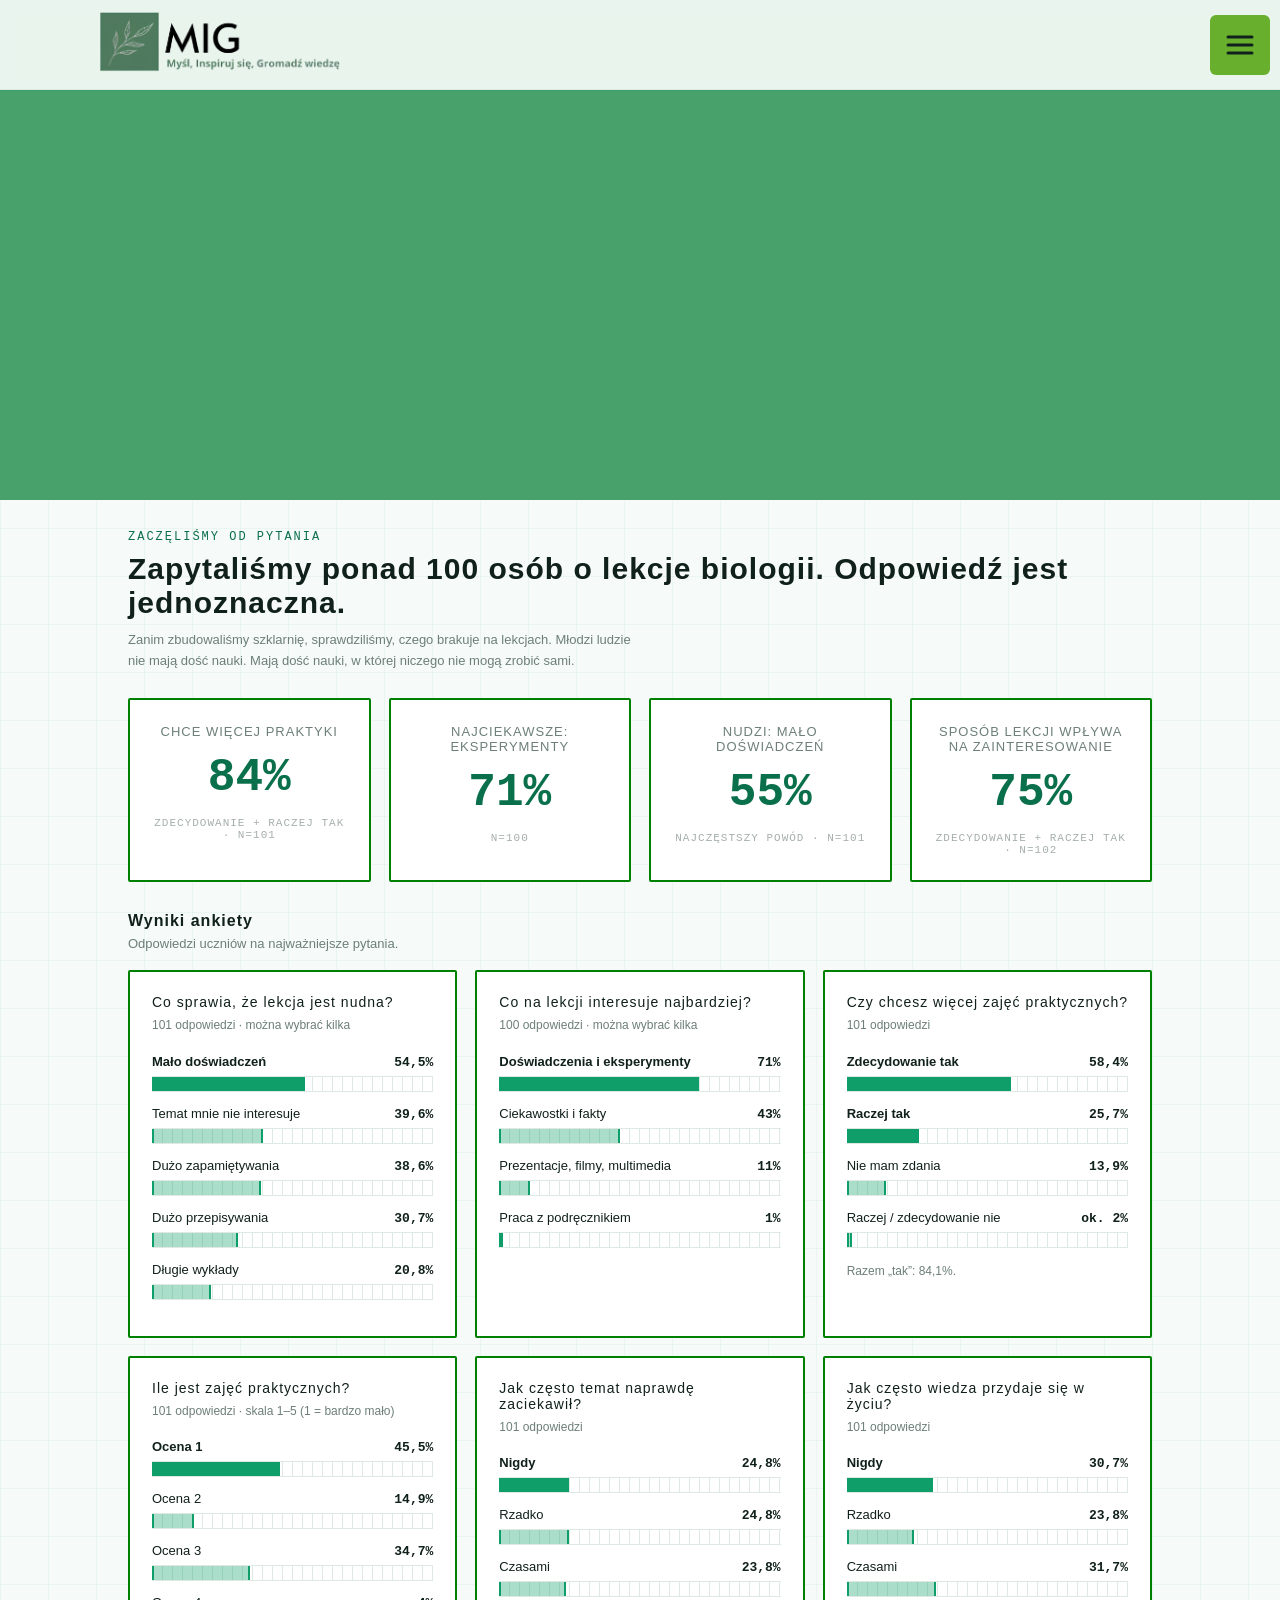
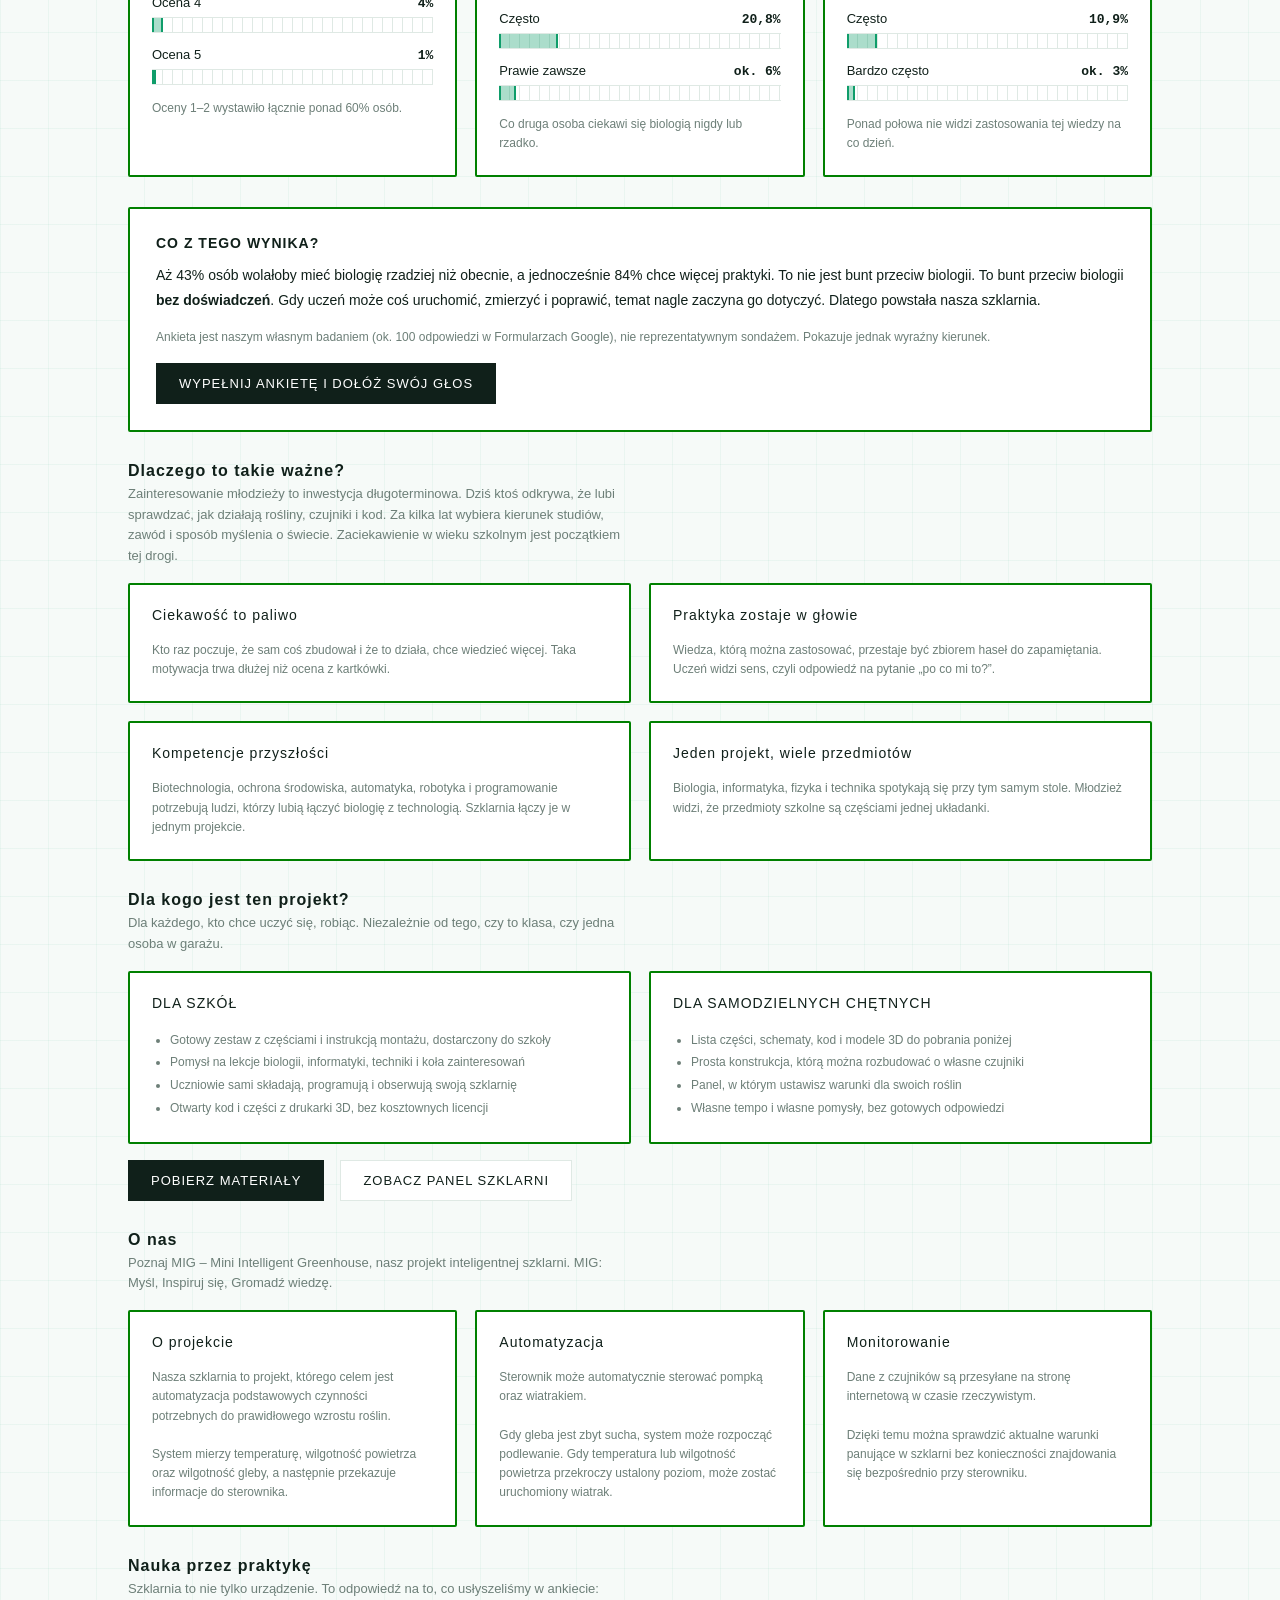
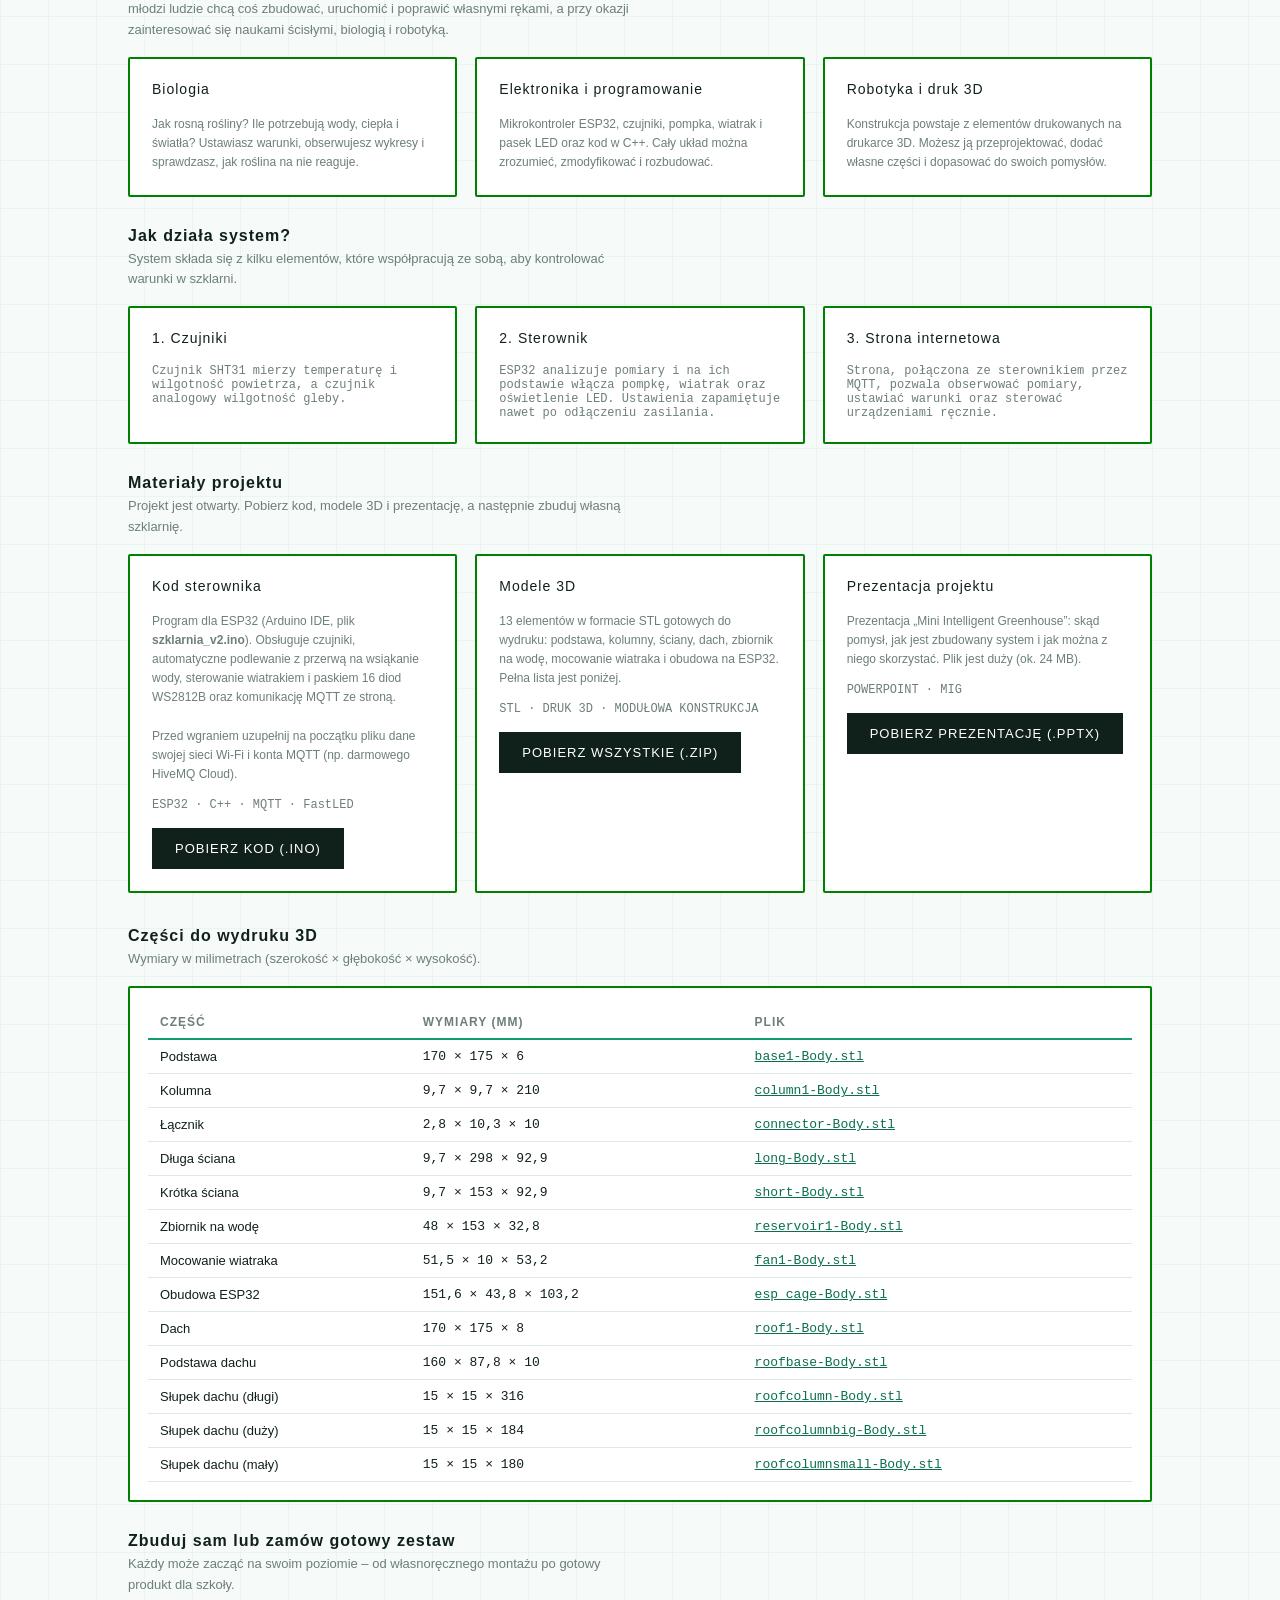
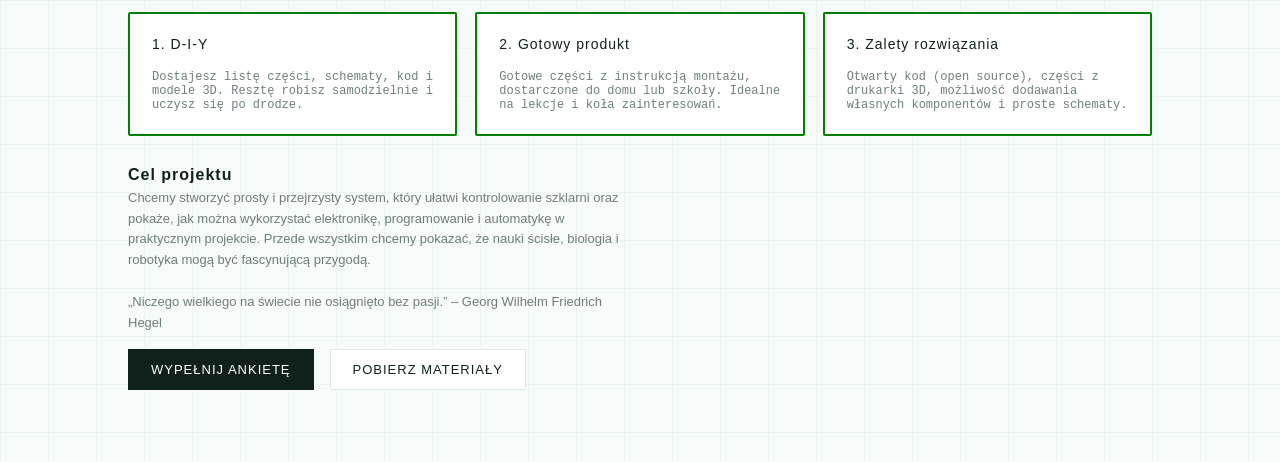
<file: onas.html – strona O nas (naprawiona).html>
<!DOCTYPE html>
<html lang="pl">

<head>
    <meta charset="UTF-8">
    <meta name="viewport" content="width=device-width, initial-scale=1.0">

    <title>O nas - Moja szklarnia</title>

    <link rel="stylesheet" href="css.css">

</head>

<body>

<!-- ========================================================= -->
<!-- NAGŁÓWEK -->
<!-- ========================================================= -->

<div class="nagluwek">

    <div class="title">
        <a href="index.html">
            <img
                src="logo.png"
                alt="Logo"
                style="height: 60px;"
            >
        </a>
    </div>

    <button type="button" class="menu" aria-label="Menu" aria-expanded="false" aria-controls="menuGlowne">

        <svg
            xmlns="http://www.w3.org/2000/svg"
            class="sandwich"
            viewBox="0 0 40 40"
            fill="none"
            aria-label="Menu"
        >

            <line
                x1="8"
                y1="12"
                x2="32"
                y2="12"
                stroke="currentColor"
                stroke-width="3"
                stroke-linecap="round"
            />

            <line
                x1="8"
                y1="20"
                x2="32"
                y2="20"
                stroke="currentColor"
                stroke-width="3"
                stroke-linecap="round"
            />

            <line
                x1="8"
                y1="28"
                x2="32"
                y2="28"
                stroke="currentColor"
                stroke-width="3"
                stroke-linecap="round"
            />

        </svg>

    </button>

    <div class="menuwrapper" id="menuGlowne" inert>

        <a href="onas.html">
            <div
                class="menuoption"
                style="
                    --in-delay: 0s;
                    --out-delay: 0.28s;
                    top: 84px;
                    border-top-left-radius: 6px;
                "
            >
                O NAS
            </div>
        </a>

        <a href="galeria.html">
            <div
                class="menuoption"
                style="
                    --in-delay: 0.14s;
                    --out-delay: 0.14s;
                    top: 184px;
                "
            >
                GALERIA
            </div>
        </a>

        <a href="index.html">
            <div
                class="menuoption"
                style="
                    --in-delay: 0.28s;
                    --out-delay: 0s;
                    top: 284px;
                    border-bottom: 5px solid rgb(45, 184, 45);
                    border-bottom-left-radius: 6px;
                "
            >
                PANEL SZKLARNI
            </div>
        </a>

    </div>

</div>


<!-- ========================================================= -->
<!-- ANIMOWANE TŁO -->
<!-- ========================================================= -->

<div
    style="
        width: 100%;
        height: 500px;
        background-color: rgb(72, 161, 106);
    "
>

    <canvas
        id="bg"
        style="
            position: relative;
            width: 100%;
            height: 100%;

            -webkit-mask-image:
                linear-gradient(
                    to bottom,
                    #000 calc(100% - 60px),
                    transparent 100%
                );

            mask-image:
                linear-gradient(
                    to bottom,
                    #000 calc(100% - 60px),
                    transparent 100%
                );
        "
    ></canvas>


    <script type="module">

        try {
        const { createShader } = await import("https://esm.sh/shaders@4.0.5/js");


        await createShader(
            document.getElementById("bg"),
            {

                components: [

                    {
                        type: "SolidColor",

                        props: {
                            color: "#149941"
                        }
                    },


                    {
                        type: "TimeTrail",

                        props: {

                            trailSource: "motion",

                            trailLength: 0,

                            diffusion: 0.1,

                            trailOpacity: 0.4,

                            trailBlend: "normal",

                            speed: 4

                        },

                        children: [

                            {

                                type: "ContourLines",

                                props: {

                                    levels: 0.9,

                                    gamma: 1,

                                    lineWidth: 1.75,

                                    softness: 0.4,

                                    colorMode: "custom",

                                    lineColor: "#5cdb79",

                                    backgroundColor: "transparent"

                                },

                                children: [

                                    {

                                        type: "PerlinNoise",

                                        props: {

                                            scale: 2.3,

                                            seed: 0,

                                            speed: 0.15

                                        }

                                    },


                                    {

                                        type: "Blob",

                                        props: {

                                            colorA: "#666666",

                                            colorB: "#666666",

                                            size: 0.1,

                                            deformation: 0.75,

                                            softness: 0.4,

                                            highlightIntensity: 0,

                                            speed: 1,

                                            seed: 4,

                                            center: {

                                                type: "mouse-position",

                                                smoothing: 0.3,

                                                momentum: 0.25

                                            },

                                            blendMode: "normal"

                                        }

                                    }

                                ]

                            }

                        ]

                    }

                ]

            }
        );

        } catch (blad) {
        // Brak WebGPU lub błąd CDN nie może unieruchamiać pozostałej strony.
        console.warn('Animowane tło niedostępne. Pozostawiono zielone tło.', blad);
    }
    </script>

</div>




<!-- ========================================================= -->
<!-- ANKIETA -->
<!-- ========================================================= -->

<div class="sekcja" id="ankieta" style="scroll-margin-top:100px">

    <p class="mono" style="margin:0 0 8px;font-size:12px;letter-spacing:2px;color:var(--zielen-mocna)">ZACZĘLIŚMY OD PYTANIA</p>

    <h1 style="font-size:30px;letter-spacing:1px;margin:0 0 10px">Zapytaliśmy ponad 100 osób o lekcje biologii. Odpowiedź jest jednoznaczna.</h1>

    <p class="podpis">
        Zanim zbudowaliśmy szklarnię, sprawdziliśmy, czego brakuje na lekcjach.
        Młodzi ludzie nie mają dość nauki. Mają dość nauki, w której niczego
        nie mogą zrobić sami.
    </p>

</div>

<div class="kafelki">
    <div class="kafelek ramka w-zakresie"><p class="nazwa">CHCE WIĘCEJ PRAKTYKI</p><p class="wartosc">84%</p><p class="zrodlo">ZDECYDOWANIE + RACZEJ TAK · N=101</p></div>
    <div class="kafelek ramka w-zakresie"><p class="nazwa">NAJCIEKAWSZE: EKSPERYMENTY</p><p class="wartosc">71%</p><p class="zrodlo">N=100</p></div>
    <div class="kafelek ramka w-zakresie"><p class="nazwa">NUDZI: MAŁO DOŚWIADCZEŃ</p><p class="wartosc">55%</p><p class="zrodlo">NAJCZĘSTSZY POWÓD · N=101</p></div>
    <div class="kafelek ramka w-zakresie"><p class="nazwa">SPOSÓB LEKCJI WPŁYWA NA ZAINTERESOWANIE</p><p class="wartosc">75%</p><p class="zrodlo">ZDECYDOWANIE + RACZEJ TAK · N=102</p></div>
</div>

<div class="sekcja">

    <h2>Wyniki ankiety</h2>

    <p class="podpis">Odpowiedzi uczniów na najważniejsze pytania.</p>

    <div class="karty-warunkow"><div class="karta-warunku ramka"><div class="glowka-warunku" style="margin-bottom:6px"><p class="nazwa">Co sprawia, że lekcja jest nudna?</p></div><p class="uwaga-warunku" style="margin:0 0 18px">101 odpowiedzi · można wybrać kilka</p><div style="margin-bottom:14px"><div class="glowka-warunku" style="margin-bottom:6px"><p class="nazwa" style="font-size:13px;letter-spacing:0;font-weight:bold">Mało doświadczeń</p><span class="teraz" style="color:var(--atrament);font-weight:bold">54,5%</span></div><div class="skala" style="margin-bottom:0"><div class="strefa" data-w="54.5" style="left:0;width:54.5%;background:var(--zielen);transition:width 1s ease"></div></div></div><div style="margin-bottom:14px"><div class="glowka-warunku" style="margin-bottom:6px"><p class="nazwa" style="font-size:13px;letter-spacing:0;font-weight:normal">Temat mnie nie interesuje</p><span class="teraz" style="color:var(--atrament);font-weight:bold">39,6%</span></div><div class="skala" style="margin-bottom:0"><div class="strefa" data-w="39.6" style="left:0;width:39.6%;background:rgba(15,157,106,0.35);transition:width 1s ease"></div></div></div><div style="margin-bottom:14px"><div class="glowka-warunku" style="margin-bottom:6px"><p class="nazwa" style="font-size:13px;letter-spacing:0;font-weight:normal">Dużo zapamiętywania</p><span class="teraz" style="color:var(--atrament);font-weight:bold">38,6%</span></div><div class="skala" style="margin-bottom:0"><div class="strefa" data-w="38.6" style="left:0;width:38.6%;background:rgba(15,157,106,0.35);transition:width 1s ease"></div></div></div><div style="margin-bottom:14px"><div class="glowka-warunku" style="margin-bottom:6px"><p class="nazwa" style="font-size:13px;letter-spacing:0;font-weight:normal">Dużo przepisywania</p><span class="teraz" style="color:var(--atrament);font-weight:bold">30,7%</span></div><div class="skala" style="margin-bottom:0"><div class="strefa" data-w="30.7" style="left:0;width:30.7%;background:rgba(15,157,106,0.35);transition:width 1s ease"></div></div></div><div style="margin-bottom:14px"><div class="glowka-warunku" style="margin-bottom:6px"><p class="nazwa" style="font-size:13px;letter-spacing:0;font-weight:normal">Długie wykłady</p><span class="teraz" style="color:var(--atrament);font-weight:bold">20,8%</span></div><div class="skala" style="margin-bottom:0"><div class="strefa" data-w="20.8" style="left:0;width:20.8%;background:rgba(15,157,106,0.35);transition:width 1s ease"></div></div></div></div><div class="karta-warunku ramka"><div class="glowka-warunku" style="margin-bottom:6px"><p class="nazwa">Co na lekcji interesuje najbardziej?</p></div><p class="uwaga-warunku" style="margin:0 0 18px">100 odpowiedzi · można wybrać kilka</p><div style="margin-bottom:14px"><div class="glowka-warunku" style="margin-bottom:6px"><p class="nazwa" style="font-size:13px;letter-spacing:0;font-weight:bold">Doświadczenia i eksperymenty</p><span class="teraz" style="color:var(--atrament);font-weight:bold">71%</span></div><div class="skala" style="margin-bottom:0"><div class="strefa" data-w="71" style="left:0;width:71%;background:var(--zielen);transition:width 1s ease"></div></div></div><div style="margin-bottom:14px"><div class="glowka-warunku" style="margin-bottom:6px"><p class="nazwa" style="font-size:13px;letter-spacing:0;font-weight:normal">Ciekawostki i fakty</p><span class="teraz" style="color:var(--atrament);font-weight:bold">43%</span></div><div class="skala" style="margin-bottom:0"><div class="strefa" data-w="43" style="left:0;width:43%;background:rgba(15,157,106,0.35);transition:width 1s ease"></div></div></div><div style="margin-bottom:14px"><div class="glowka-warunku" style="margin-bottom:6px"><p class="nazwa" style="font-size:13px;letter-spacing:0;font-weight:normal">Prezentacje, filmy, multimedia</p><span class="teraz" style="color:var(--atrament);font-weight:bold">11%</span></div><div class="skala" style="margin-bottom:0"><div class="strefa" data-w="11" style="left:0;width:11%;background:rgba(15,157,106,0.35);transition:width 1s ease"></div></div></div><div style="margin-bottom:14px"><div class="glowka-warunku" style="margin-bottom:6px"><p class="nazwa" style="font-size:13px;letter-spacing:0;font-weight:normal">Praca z podręcznikiem</p><span class="teraz" style="color:var(--atrament);font-weight:bold">1%</span></div><div class="skala" style="margin-bottom:0"><div class="strefa" data-w="1" style="left:0;width:1%;background:rgba(15,157,106,0.35);transition:width 1s ease"></div></div></div></div><div class="karta-warunku ramka"><div class="glowka-warunku" style="margin-bottom:6px"><p class="nazwa">Czy chcesz więcej zajęć praktycznych?</p></div><p class="uwaga-warunku" style="margin:0 0 18px">101 odpowiedzi</p><div style="margin-bottom:14px"><div class="glowka-warunku" style="margin-bottom:6px"><p class="nazwa" style="font-size:13px;letter-spacing:0;font-weight:bold">Zdecydowanie tak</p><span class="teraz" style="color:var(--atrament);font-weight:bold">58,4%</span></div><div class="skala" style="margin-bottom:0"><div class="strefa" data-w="58.4" style="left:0;width:58.4%;background:var(--zielen);transition:width 1s ease"></div></div></div><div style="margin-bottom:14px"><div class="glowka-warunku" style="margin-bottom:6px"><p class="nazwa" style="font-size:13px;letter-spacing:0;font-weight:bold">Raczej tak</p><span class="teraz" style="color:var(--atrament);font-weight:bold">25,7%</span></div><div class="skala" style="margin-bottom:0"><div class="strefa" data-w="25.7" style="left:0;width:25.7%;background:var(--zielen);transition:width 1s ease"></div></div></div><div style="margin-bottom:14px"><div class="glowka-warunku" style="margin-bottom:6px"><p class="nazwa" style="font-size:13px;letter-spacing:0;font-weight:normal">Nie mam zdania</p><span class="teraz" style="color:var(--atrament);font-weight:bold">13,9%</span></div><div class="skala" style="margin-bottom:0"><div class="strefa" data-w="13.9" style="left:0;width:13.9%;background:rgba(15,157,106,0.35);transition:width 1s ease"></div></div></div><div style="margin-bottom:14px"><div class="glowka-warunku" style="margin-bottom:6px"><p class="nazwa" style="font-size:13px;letter-spacing:0;font-weight:normal">Raczej / zdecydowanie nie</p><span class="teraz" style="color:var(--atrament);font-weight:bold">ok. 2%</span></div><div class="skala" style="margin-bottom:0"><div class="strefa" data-w="2" style="left:0;width:2%;background:rgba(15,157,106,0.35);transition:width 1s ease"></div></div></div><p class="uwaga-warunku" style="margin-top:4px">Razem „tak”: 84,1%.</p></div></div>

    <div class="karty-warunkow" style="margin-top:18px"><div class="karta-warunku ramka"><div class="glowka-warunku" style="margin-bottom:6px"><p class="nazwa">Ile jest zajęć praktycznych?</p></div><p class="uwaga-warunku" style="margin:0 0 18px">101 odpowiedzi · skala 1–5 (1 = bardzo mało)</p><div style="margin-bottom:14px"><div class="glowka-warunku" style="margin-bottom:6px"><p class="nazwa" style="font-size:13px;letter-spacing:0;font-weight:bold">Ocena 1</p><span class="teraz" style="color:var(--atrament);font-weight:bold">45,5%</span></div><div class="skala" style="margin-bottom:0"><div class="strefa" data-w="45.5" style="left:0;width:45.5%;background:var(--zielen);transition:width 1s ease"></div></div></div><div style="margin-bottom:14px"><div class="glowka-warunku" style="margin-bottom:6px"><p class="nazwa" style="font-size:13px;letter-spacing:0;font-weight:normal">Ocena 2</p><span class="teraz" style="color:var(--atrament);font-weight:bold">14,9%</span></div><div class="skala" style="margin-bottom:0"><div class="strefa" data-w="14.9" style="left:0;width:14.9%;background:rgba(15,157,106,0.35);transition:width 1s ease"></div></div></div><div style="margin-bottom:14px"><div class="glowka-warunku" style="margin-bottom:6px"><p class="nazwa" style="font-size:13px;letter-spacing:0;font-weight:normal">Ocena 3</p><span class="teraz" style="color:var(--atrament);font-weight:bold">34,7%</span></div><div class="skala" style="margin-bottom:0"><div class="strefa" data-w="34.7" style="left:0;width:34.7%;background:rgba(15,157,106,0.35);transition:width 1s ease"></div></div></div><div style="margin-bottom:14px"><div class="glowka-warunku" style="margin-bottom:6px"><p class="nazwa" style="font-size:13px;letter-spacing:0;font-weight:normal">Ocena 4</p><span class="teraz" style="color:var(--atrament);font-weight:bold">4%</span></div><div class="skala" style="margin-bottom:0"><div class="strefa" data-w="4" style="left:0;width:4%;background:rgba(15,157,106,0.35);transition:width 1s ease"></div></div></div><div style="margin-bottom:14px"><div class="glowka-warunku" style="margin-bottom:6px"><p class="nazwa" style="font-size:13px;letter-spacing:0;font-weight:normal">Ocena 5</p><span class="teraz" style="color:var(--atrament);font-weight:bold">1%</span></div><div class="skala" style="margin-bottom:0"><div class="strefa" data-w="1" style="left:0;width:1%;background:rgba(15,157,106,0.35);transition:width 1s ease"></div></div></div><p class="uwaga-warunku" style="margin-top:4px">Oceny 1–2 wystawiło łącznie ponad 60% osób.</p></div><div class="karta-warunku ramka"><div class="glowka-warunku" style="margin-bottom:6px"><p class="nazwa">Jak często temat naprawdę zaciekawił?</p></div><p class="uwaga-warunku" style="margin:0 0 18px">101 odpowiedzi</p><div style="margin-bottom:14px"><div class="glowka-warunku" style="margin-bottom:6px"><p class="nazwa" style="font-size:13px;letter-spacing:0;font-weight:bold">Nigdy</p><span class="teraz" style="color:var(--atrament);font-weight:bold">24,8%</span></div><div class="skala" style="margin-bottom:0"><div class="strefa" data-w="24.8" style="left:0;width:24.8%;background:var(--zielen);transition:width 1s ease"></div></div></div><div style="margin-bottom:14px"><div class="glowka-warunku" style="margin-bottom:6px"><p class="nazwa" style="font-size:13px;letter-spacing:0;font-weight:normal">Rzadko</p><span class="teraz" style="color:var(--atrament);font-weight:bold">24,8%</span></div><div class="skala" style="margin-bottom:0"><div class="strefa" data-w="24.8" style="left:0;width:24.8%;background:rgba(15,157,106,0.35);transition:width 1s ease"></div></div></div><div style="margin-bottom:14px"><div class="glowka-warunku" style="margin-bottom:6px"><p class="nazwa" style="font-size:13px;letter-spacing:0;font-weight:normal">Czasami</p><span class="teraz" style="color:var(--atrament);font-weight:bold">23,8%</span></div><div class="skala" style="margin-bottom:0"><div class="strefa" data-w="23.8" style="left:0;width:23.8%;background:rgba(15,157,106,0.35);transition:width 1s ease"></div></div></div><div style="margin-bottom:14px"><div class="glowka-warunku" style="margin-bottom:6px"><p class="nazwa" style="font-size:13px;letter-spacing:0;font-weight:normal">Często</p><span class="teraz" style="color:var(--atrament);font-weight:bold">20,8%</span></div><div class="skala" style="margin-bottom:0"><div class="strefa" data-w="20.8" style="left:0;width:20.8%;background:rgba(15,157,106,0.35);transition:width 1s ease"></div></div></div><div style="margin-bottom:14px"><div class="glowka-warunku" style="margin-bottom:6px"><p class="nazwa" style="font-size:13px;letter-spacing:0;font-weight:normal">Prawie zawsze</p><span class="teraz" style="color:var(--atrament);font-weight:bold">ok. 6%</span></div><div class="skala" style="margin-bottom:0"><div class="strefa" data-w="5.8" style="left:0;width:5.8%;background:rgba(15,157,106,0.35);transition:width 1s ease"></div></div></div><p class="uwaga-warunku" style="margin-top:4px">Co druga osoba ciekawi się biologią nigdy lub rzadko.</p></div><div class="karta-warunku ramka"><div class="glowka-warunku" style="margin-bottom:6px"><p class="nazwa">Jak często wiedza przydaje się w życiu?</p></div><p class="uwaga-warunku" style="margin:0 0 18px">101 odpowiedzi</p><div style="margin-bottom:14px"><div class="glowka-warunku" style="margin-bottom:6px"><p class="nazwa" style="font-size:13px;letter-spacing:0;font-weight:bold">Nigdy</p><span class="teraz" style="color:var(--atrament);font-weight:bold">30,7%</span></div><div class="skala" style="margin-bottom:0"><div class="strefa" data-w="30.7" style="left:0;width:30.7%;background:var(--zielen);transition:width 1s ease"></div></div></div><div style="margin-bottom:14px"><div class="glowka-warunku" style="margin-bottom:6px"><p class="nazwa" style="font-size:13px;letter-spacing:0;font-weight:normal">Rzadko</p><span class="teraz" style="color:var(--atrament);font-weight:bold">23,8%</span></div><div class="skala" style="margin-bottom:0"><div class="strefa" data-w="23.8" style="left:0;width:23.8%;background:rgba(15,157,106,0.35);transition:width 1s ease"></div></div></div><div style="margin-bottom:14px"><div class="glowka-warunku" style="margin-bottom:6px"><p class="nazwa" style="font-size:13px;letter-spacing:0;font-weight:normal">Czasami</p><span class="teraz" style="color:var(--atrament);font-weight:bold">31,7%</span></div><div class="skala" style="margin-bottom:0"><div class="strefa" data-w="31.7" style="left:0;width:31.7%;background:rgba(15,157,106,0.35);transition:width 1s ease"></div></div></div><div style="margin-bottom:14px"><div class="glowka-warunku" style="margin-bottom:6px"><p class="nazwa" style="font-size:13px;letter-spacing:0;font-weight:normal">Często</p><span class="teraz" style="color:var(--atrament);font-weight:bold">10,9%</span></div><div class="skala" style="margin-bottom:0"><div class="strefa" data-w="10.9" style="left:0;width:10.9%;background:rgba(15,157,106,0.35);transition:width 1s ease"></div></div></div><div style="margin-bottom:14px"><div class="glowka-warunku" style="margin-bottom:6px"><p class="nazwa" style="font-size:13px;letter-spacing:0;font-weight:normal">Bardzo często</p><span class="teraz" style="color:var(--atrament);font-weight:bold">ok. 3%</span></div><div class="skala" style="margin-bottom:0"><div class="strefa" data-w="2.9" style="left:0;width:2.9%;background:rgba(15,157,106,0.35);transition:width 1s ease"></div></div></div><p class="uwaga-warunku" style="margin-top:4px">Ponad połowa nie widzi zastosowania tej wiedzy na co dzień.</p></div></div>

</div>

<div class="sekcja">

    <div class="ramka" style="padding:26px">

        <p class="nazwa" style="margin:0 0 12px;font-size:14px;letter-spacing:1px;font-weight:bold">CO Z TEGO WYNIKA?</p>

        <p style="margin:0;font-size:14px;line-height:1.8">
            Aż 43% osób wolałoby mieć biologię rzadziej niż obecnie, a jednocześnie
            84% chce więcej praktyki. To nie jest bunt przeciw biologii. To bunt
            przeciw biologii <strong>bez doświadczeń</strong>. Gdy uczeń może coś
            uruchomić, zmierzyć i poprawić, temat nagle zaczyna go dotyczyć.
            Dlatego powstała nasza szklarnia.
        </p>

        <p class="uwaga-warunku">
            Ankieta jest naszym własnym badaniem (ok. 100 odpowiedzi w Formularzach Google),
            nie reprezentatywnym sondażem. Pokazuje jednak wyraźny kierunek.
        </p>

        <div class="stopka-warunkow"><a class="przycisk" href="https://docs.google.com/forms/d/e/1FAIpQLSeusm-H7_VlZEJEUpj4rnWFTYLp4o5-RkmuIBKwuhLutlyC5w/viewform?usp=header" target="_blank" rel="noopener" style="text-decoration:none;display:inline-block">WYPEŁNIJ ANKIETĘ I DOŁÓŻ SWÓJ GŁOS</a></div>

    </div>

</div>


<!-- ========================================================= -->
<!-- DLACZEGO TO WAŻNE -->
<!-- ========================================================= -->

<div class="sekcja" id="dlaczego" style="scroll-margin-top:100px">

    <h2>Dlaczego to takie ważne?</h2>

    <p class="podpis">
        Zainteresowanie młodzieży to inwestycja długoterminowa. Dziś ktoś odkrywa,
        że lubi sprawdzać, jak działają rośliny, czujniki i kod. Za kilka lat wybiera
        kierunek studiów, zawód i sposób myślenia o świecie. Zaciekawienie w wieku
        szkolnym jest początkiem tej drogi.
    </p>

    <div class="karty-warunkow">
        <div class="karta-warunku ramka"><div class="glowka-warunku"><p class="nazwa">Ciekawość to paliwo</p></div><p class="uwaga-warunku">Kto raz poczuje, że sam coś zbudował i że to działa, chce wiedzieć więcej. Taka motywacja trwa dłużej niż ocena z kartkówki.</p></div>
        <div class="karta-warunku ramka"><div class="glowka-warunku"><p class="nazwa">Praktyka zostaje w głowie</p></div><p class="uwaga-warunku">Wiedza, którą można zastosować, przestaje być zbiorem haseł do zapamiętania. Uczeń widzi sens, czyli odpowiedź na pytanie „po co mi to?”.</p></div>
    </div>

    <div class="karty-warunkow" style="margin-top:18px">
        <div class="karta-warunku ramka"><div class="glowka-warunku"><p class="nazwa">Kompetencje przyszłości</p></div><p class="uwaga-warunku">Biotechnologia, ochrona środowiska, automatyka, robotyka i programowanie potrzebują ludzi, którzy lubią łączyć biologię z technologią. Szklarnia łączy je w jednym projekcie.</p></div>
        <div class="karta-warunku ramka"><div class="glowka-warunku"><p class="nazwa">Jeden projekt, wiele przedmiotów</p></div><p class="uwaga-warunku">Biologia, informatyka, fizyka i technika spotykają się przy tym samym stole. Młodzież widzi, że przedmioty szkolne są częściami jednej układanki.</p></div>
    </div>

</div>


<!-- ========================================================= -->
<!-- DLA KOGO -->
<!-- ========================================================= -->

<div class="sekcja" id="dla-kogo" style="scroll-margin-top:100px">

    <h2>Dla kogo jest ten projekt?</h2>

    <p class="podpis">
        Dla każdego, kto chce uczyć się, robiąc. Niezależnie od tego, czy to klasa,
        czy jedna osoba w garażu.
    </p>

    <div class="karty-warunkow">
        <div class="karta-warunku ramka">
            <div class="glowka-warunku"><p class="nazwa">DLA SZKÓŁ</p></div>
            <div class="uwaga-warunku" style="margin:0"><ul style="margin:0;padding-left:18px;line-height:1.9">
                <li>Gotowy zestaw z częściami i instrukcją montażu, dostarczony do szkoły</li>
                <li>Pomysł na lekcje biologii, informatyki, techniki i koła zainteresowań</li>
                <li>Uczniowie sami składają, programują i obserwują swoją szklarnię</li>
                <li>Otwarty kod i części z drukarki 3D, bez kosztownych licencji</li>
            </ul></div>
        </div>
        <div class="karta-warunku ramka">
            <div class="glowka-warunku"><p class="nazwa">DLA SAMODZIELNYCH CHĘTNYCH</p></div>
            <div class="uwaga-warunku" style="margin:0"><ul style="margin:0;padding-left:18px;line-height:1.9">
                <li>Lista części, schematy, kod i modele 3D do pobrania poniżej</li>
                <li>Prosta konstrukcja, którą można rozbudować o własne czujniki</li>
                <li>Panel, w którym ustawisz warunki dla swoich roślin</li>
                <li>Własne tempo i własne pomysły, bez gotowych odpowiedzi</li>
            </ul></div>
        </div>
    </div>

    <div class="stopka-warunkow"><a class="przycisk" href="#materialy" style="text-decoration:none;display:inline-block">POBIERZ MATERIAŁY</a><a class="przycisk drugi" href="index.html" style="text-decoration:none;display:inline-block">ZOBACZ PANEL SZKLARNI</a></div>

</div>


<!-- ========================================================= -->
<!-- SEKCJA O NAS -->
<!-- ========================================================= -->

<div class="sekcja">

    <h2>O nas</h2>

    <p class="podpis">
        Poznaj MIG – Mini Intelligent Greenhouse, nasz projekt inteligentnej szklarni.
        MIG: Myśl, Inspiruj się, Gromadź wiedzę.
    </p>

    <div class="karty-warunkow">
        <div class="karta-warunku ramka"><div class="glowka-warunku"><p class="nazwa">O projekcie</p></div><p class="uwaga-warunku">Nasza szklarnia to projekt, którego celem jest automatyzacja podstawowych czynności potrzebnych do prawidłowego wzrostu roślin.<br><br>System mierzy temperaturę, wilgotność powietrza oraz wilgotność gleby, a następnie przekazuje informacje do sterownika.</p></div>
        <div class="karta-warunku ramka"><div class="glowka-warunku"><p class="nazwa">Automatyzacja</p></div><p class="uwaga-warunku">Sterownik może automatycznie sterować pompką oraz wiatrakiem.<br><br>Gdy gleba jest zbyt sucha, system może rozpocząć podlewanie. Gdy temperatura lub wilgotność powietrza przekroczy ustalony poziom, może zostać uruchomiony wiatrak.</p></div>
        <div class="karta-warunku ramka"><div class="glowka-warunku"><p class="nazwa">Monitorowanie</p></div><p class="uwaga-warunku">Dane z czujników są przesyłane na stronę internetową w czasie rzeczywistym.<br><br>Dzięki temu można sprawdzić aktualne warunki panujące w szklarni bez konieczności znajdowania się bezpośrednio przy sterowniku.</p></div>
    </div>

</div>


<div class="sekcja">

    <h2>Nauka przez praktykę</h2>

    <p class="podpis">
        Szklarnia to nie tylko urządzenie. To odpowiedź na to, co usłyszeliśmy w ankiecie:
        młodzi ludzie chcą coś zbudować, uruchomić i poprawić własnymi rękami, a przy okazji
        zainteresować się naukami ścisłymi, biologią i robotyką.
    </p>

    <div class="karty-warunkow">
        <div class="karta-warunku ramka"><div class="glowka-warunku"><p class="nazwa">Biologia</p></div><p class="uwaga-warunku">Jak rosną rośliny? Ile potrzebują wody, ciepła i światła? Ustawiasz warunki, obserwujesz wykresy i sprawdzasz, jak roślina na nie reaguje.</p></div>
        <div class="karta-warunku ramka"><div class="glowka-warunku"><p class="nazwa">Elektronika i programowanie</p></div><p class="uwaga-warunku">Mikrokontroler ESP32, czujniki, pompka, wiatrak i pasek LED oraz kod w C++. Cały układ można zrozumieć, zmodyfikować i rozbudować.</p></div>
        <div class="karta-warunku ramka"><div class="glowka-warunku"><p class="nazwa">Robotyka i druk 3D</p></div><p class="uwaga-warunku">Konstrukcja powstaje z elementów drukowanych na drukarce 3D. Możesz ją przeprojektować, dodać własne części i dopasować do swoich pomysłów.</p></div>
    </div>

</div>


<div class="sekcja">

    <h2>Jak działa system?</h2>

    <p class="podpis">
        System składa się z kilku elementów, które współpracują ze sobą, aby kontrolować warunki w szklarni.
    </p>

    <div class="karty-manualne">
        <div class="karta-urzadzenia ramka"><div class="glowka-urzadzenia"><p class="nazwa-urzadzenia">1. Czujniki</p></div><p class="stan-urzadzenia">Czujnik SHT31 mierzy temperaturę i wilgotność powietrza, a czujnik analogowy wilgotność gleby.</p></div>
        <div class="karta-urzadzenia ramka"><div class="glowka-urzadzenia"><p class="nazwa-urzadzenia">2. Sterownik</p></div><p class="stan-urzadzenia">ESP32 analizuje pomiary i na ich podstawie włącza pompkę, wiatrak oraz oświetlenie LED. Ustawienia zapamiętuje nawet po odłączeniu zasilania.</p></div>
        <div class="karta-urzadzenia ramka"><div class="glowka-urzadzenia"><p class="nazwa-urzadzenia">3. Strona internetowa</p></div><p class="stan-urzadzenia">Strona, połączona ze sterownikiem przez MQTT, pozwala obserwować pomiary, ustawiać warunki oraz sterować urządzeniami ręcznie.</p></div>
    </div>

</div>


<!-- ========================================================= -->
<!-- MATERIAŁY DO POBRANIA -->
<!-- ========================================================= -->

<div class="sekcja" id="materialy" style="scroll-margin-top:100px">

    <h2>Materiały projektu</h2>

    <p class="podpis">
        Projekt jest otwarty. Pobierz kod, modele 3D i prezentację, a następnie zbuduj własną szklarnię.
    </p>

    <div class="karty-warunkow">
        <div class="karta-warunku ramka"><div class="glowka-warunku"><p class="nazwa">Kod sterownika</p></div><p class="uwaga-warunku">Program dla ESP32 (Arduino IDE, plik <strong>szklarnia_v2.ino</strong>). Obsługuje czujniki, automatyczne podlewanie z przerwą na wsiąkanie wody, sterowanie wiatrakiem i paskiem 16 diod WS2812B oraz komunikację MQTT ze stroną.<br><br>Przed wgraniem uzupełnij na początku pliku dane swojej sieci Wi-Fi i konta MQTT (np. darmowego HiveMQ Cloud).</p><p class="komunikat" style="margin-top:14px">ESP32 · C++ · MQTT · FastLED</p><div class="stopka-warunkow"><a class="przycisk" href="pliki/szklarnia_v2.ino" download style="text-decoration:none;display:inline-block">POBIERZ KOD (.INO)</a></div></div>
        <div class="karta-warunku ramka"><div class="glowka-warunku"><p class="nazwa">Modele 3D</p></div><p class="uwaga-warunku">13 elementów w formacie STL gotowych do wydruku: podstawa, kolumny, ściany, dach, zbiornik na wodę, mocowanie wiatraka i obudowa na ESP32. Pełna lista jest poniżej.</p><p class="komunikat" style="margin-top:14px">STL · DRUK 3D · MODUŁOWA KONSTRUKCJA</p><div class="stopka-warunkow"><a class="przycisk" href="pliki/modele3d.zip" download style="text-decoration:none;display:inline-block">POBIERZ WSZYSTKIE (.ZIP)</a></div></div>
        <div class="karta-warunku ramka"><div class="glowka-warunku"><p class="nazwa">Prezentacja projektu</p></div><p class="uwaga-warunku">Prezentacja „Mini Intelligent Greenhouse”: skąd pomysł, jak jest zbudowany system i jak można z niego skorzystać. Plik jest duży (ok. 24 MB).</p><p class="komunikat" style="margin-top:14px">POWERPOINT · MIG</p><div class="stopka-warunkow"><a class="przycisk" href="pliki/Prezentacja_mini_szklarnia.pptx" download style="text-decoration:none;display:inline-block">POBIERZ PREZENTACJĘ (.PPTX)</a></div></div>
    </div>

    <h2 style="margin-top:34px">Części do wydruku 3D</h2>
    <p class="podpis">Wymiary w milimetrach (szerokość × głębokość × wysokość).</p>

    <div class="ramka" style="padding:18px;overflow-x:auto"><table style="width:100%;border-collapse:collapse"><thead><tr><th style="padding:9px 12px;border-bottom:2px solid var(--zielen);font-size:12px;letter-spacing:1px;text-align:left;color:var(--szept)">CZĘŚĆ</th><th style="padding:9px 12px;border-bottom:2px solid var(--zielen);font-size:12px;letter-spacing:1px;text-align:left;color:var(--szept)">WYMIARY (MM)</th><th style="padding:9px 12px;border-bottom:2px solid var(--zielen);font-size:12px;letter-spacing:1px;text-align:left;color:var(--szept)">PLIK</th></tr></thead><tbody><tr><td style="padding:9px 12px;border-bottom:1px solid var(--linia);font-size:13px">Podstawa</td><td class="mono" style="padding:9px 12px;border-bottom:1px solid var(--linia);font-size:13px">170 × 175 × 6</td><td class="mono" style="padding:9px 12px;border-bottom:1px solid var(--linia);font-size:13px"><a href="pliki/modele3d/base1-Body.stl" download style="color:var(--zielen-mocna)">base1-Body.stl</a></td></tr><tr><td style="padding:9px 12px;border-bottom:1px solid var(--linia);font-size:13px">Kolumna</td><td class="mono" style="padding:9px 12px;border-bottom:1px solid var(--linia);font-size:13px">9,7 × 9,7 × 210</td><td class="mono" style="padding:9px 12px;border-bottom:1px solid var(--linia);font-size:13px"><a href="pliki/modele3d/column1-Body.stl" download style="color:var(--zielen-mocna)">column1-Body.stl</a></td></tr><tr><td style="padding:9px 12px;border-bottom:1px solid var(--linia);font-size:13px">Łącznik</td><td class="mono" style="padding:9px 12px;border-bottom:1px solid var(--linia);font-size:13px">2,8 × 10,3 × 10</td><td class="mono" style="padding:9px 12px;border-bottom:1px solid var(--linia);font-size:13px"><a href="pliki/modele3d/connector-Body.stl" download style="color:var(--zielen-mocna)">connector-Body.stl</a></td></tr><tr><td style="padding:9px 12px;border-bottom:1px solid var(--linia);font-size:13px">Długa ściana</td><td class="mono" style="padding:9px 12px;border-bottom:1px solid var(--linia);font-size:13px">9,7 × 298 × 92,9</td><td class="mono" style="padding:9px 12px;border-bottom:1px solid var(--linia);font-size:13px"><a href="pliki/modele3d/long-Body.stl" download style="color:var(--zielen-mocna)">long-Body.stl</a></td></tr><tr><td style="padding:9px 12px;border-bottom:1px solid var(--linia);font-size:13px">Krótka ściana</td><td class="mono" style="padding:9px 12px;border-bottom:1px solid var(--linia);font-size:13px">9,7 × 153 × 92,9</td><td class="mono" style="padding:9px 12px;border-bottom:1px solid var(--linia);font-size:13px"><a href="pliki/modele3d/short-Body.stl" download style="color:var(--zielen-mocna)">short-Body.stl</a></td></tr><tr><td style="padding:9px 12px;border-bottom:1px solid var(--linia);font-size:13px">Zbiornik na wodę</td><td class="mono" style="padding:9px 12px;border-bottom:1px solid var(--linia);font-size:13px">48 × 153 × 32,8</td><td class="mono" style="padding:9px 12px;border-bottom:1px solid var(--linia);font-size:13px"><a href="pliki/modele3d/reservoir1-Body.stl" download style="color:var(--zielen-mocna)">reservoir1-Body.stl</a></td></tr><tr><td style="padding:9px 12px;border-bottom:1px solid var(--linia);font-size:13px">Mocowanie wiatraka</td><td class="mono" style="padding:9px 12px;border-bottom:1px solid var(--linia);font-size:13px">51,5 × 10 × 53,2</td><td class="mono" style="padding:9px 12px;border-bottom:1px solid var(--linia);font-size:13px"><a href="pliki/modele3d/fan1-Body.stl" download style="color:var(--zielen-mocna)">fan1-Body.stl</a></td></tr><tr><td style="padding:9px 12px;border-bottom:1px solid var(--linia);font-size:13px">Obudowa ESP32</td><td class="mono" style="padding:9px 12px;border-bottom:1px solid var(--linia);font-size:13px">151,6 × 43,8 × 103,2</td><td class="mono" style="padding:9px 12px;border-bottom:1px solid var(--linia);font-size:13px"><a href="pliki/modele3d/esp_cage-Body.stl" download style="color:var(--zielen-mocna)">esp_cage-Body.stl</a></td></tr><tr><td style="padding:9px 12px;border-bottom:1px solid var(--linia);font-size:13px">Dach</td><td class="mono" style="padding:9px 12px;border-bottom:1px solid var(--linia);font-size:13px">170 × 175 × 8</td><td class="mono" style="padding:9px 12px;border-bottom:1px solid var(--linia);font-size:13px"><a href="pliki/modele3d/roof1-Body.stl" download style="color:var(--zielen-mocna)">roof1-Body.stl</a></td></tr><tr><td style="padding:9px 12px;border-bottom:1px solid var(--linia);font-size:13px">Podstawa dachu</td><td class="mono" style="padding:9px 12px;border-bottom:1px solid var(--linia);font-size:13px">160 × 87,8 × 10</td><td class="mono" style="padding:9px 12px;border-bottom:1px solid var(--linia);font-size:13px"><a href="pliki/modele3d/roofbase-Body.stl" download style="color:var(--zielen-mocna)">roofbase-Body.stl</a></td></tr><tr><td style="padding:9px 12px;border-bottom:1px solid var(--linia);font-size:13px">Słupek dachu (długi)</td><td class="mono" style="padding:9px 12px;border-bottom:1px solid var(--linia);font-size:13px">15 × 15 × 316</td><td class="mono" style="padding:9px 12px;border-bottom:1px solid var(--linia);font-size:13px"><a href="pliki/modele3d/roofcolumn-Body.stl" download style="color:var(--zielen-mocna)">roofcolumn-Body.stl</a></td></tr><tr><td style="padding:9px 12px;border-bottom:1px solid var(--linia);font-size:13px">Słupek dachu (duży)</td><td class="mono" style="padding:9px 12px;border-bottom:1px solid var(--linia);font-size:13px">15 × 15 × 184</td><td class="mono" style="padding:9px 12px;border-bottom:1px solid var(--linia);font-size:13px"><a href="pliki/modele3d/roofcolumnbig-Body.stl" download style="color:var(--zielen-mocna)">roofcolumnbig-Body.stl</a></td></tr><tr><td style="padding:9px 12px;border-bottom:1px solid var(--linia);font-size:13px">Słupek dachu (mały)</td><td class="mono" style="padding:9px 12px;border-bottom:1px solid var(--linia);font-size:13px">15 × 15 × 180</td><td class="mono" style="padding:9px 12px;border-bottom:1px solid var(--linia);font-size:13px"><a href="pliki/modele3d/roofcolumnsmall-Body.stl" download style="color:var(--zielen-mocna)">roofcolumnsmall-Body.stl</a></td></tr></tbody></table></div>

</div>


<!-- ========================================================= -->
<!-- DWA SPOSOBY -->
<!-- ========================================================= -->

<div class="sekcja">

    <h2>Zbuduj sam lub zamów gotowy zestaw</h2>

    <p class="podpis">
        Każdy może zacząć na swoim poziomie – od własnoręcznego montażu po gotowy produkt dla szkoły.
    </p>

    <div class="karty-manualne">
        <div class="karta-urzadzenia ramka"><div class="glowka-urzadzenia"><p class="nazwa-urzadzenia">1. D-I-Y</p></div><p class="stan-urzadzenia">Dostajesz listę części, schematy, kod i modele 3D. Resztę robisz samodzielnie i uczysz się po drodze.</p></div>
        <div class="karta-urzadzenia ramka"><div class="glowka-urzadzenia"><p class="nazwa-urzadzenia">2. Gotowy produkt</p></div><p class="stan-urzadzenia">Gotowe części z instrukcją montażu, dostarczone do domu lub szkoły. Idealne na lekcje i koła zainteresowań.</p></div>
        <div class="karta-urzadzenia ramka"><div class="glowka-urzadzenia"><p class="nazwa-urzadzenia">3. Zalety rozwiązania</p></div><p class="stan-urzadzenia">Otwarty kod (open source), części z drukarki 3D, możliwość dodawania własnych komponentów i proste schematy.</p></div>
    </div>

</div>


<!-- ========================================================= -->
<!-- CEL PROJEKTU + DOŁĄCZ -->
<!-- ========================================================= -->

<div class="sekcja">

    <h2>Cel projektu</h2>

    <p class="podpis">
        Chcemy stworzyć prosty i przejrzysty system, który ułatwi kontrolowanie szklarni
        oraz pokaże, jak można wykorzystać elektronikę, programowanie i automatykę w praktycznym
        projekcie. Przede wszystkim chcemy pokazać, że nauki ścisłe, biologia i robotyka mogą
        być fascynującą przygodą.<br><br>
        „Niczego wielkiego na świecie nie osiągnięto bez pasji.” – Georg Wilhelm Friedrich Hegel
    </p>

    <div class="stopka-warunkow"><a class="przycisk" href="https://docs.google.com/forms/d/e/1FAIpQLSeusm-H7_VlZEJEUpj4rnWFTYLp4o5-RkmuIBKwuhLutlyC5w/viewform?usp=header" target="_blank" rel="noopener" style="text-decoration:none;display:inline-block">WYPEŁNIJ ANKIETĘ</a><a class="przycisk drugi" href="#materialy" style="text-decoration:none;display:inline-block">POBIERZ MATERIAŁY</a></div>

</div>


<br>
<br>
<br>
<br>


<script>
    // Animacja pasków wykresów po wejściu w widok
    const paski = document.querySelectorAll(".strefa[data-w]");
    paski.forEach((p) => { p.style.width = "0"; });

    function pokaz(p) { p.style.width = p.dataset.w + "%"; }

    if ("IntersectionObserver" in window) {
        const obs = new IntersectionObserver((wpisy) => {
            wpisy.forEach((w) => {
                if (w.isIntersecting) {
                    pokaz(w.target);
                    obs.unobserve(w.target);
                }
            });
        }, { threshold: 0.3 });
        paski.forEach((p) => obs.observe(p));
    } else {
        paski.forEach(pokaz);
    }
</script>

<script>
// Ta sama nawigacja na wszystkich podstronach: mysz, dotyk i klawiatura.
(() => {
    const naglowek = document.querySelector('.nagluwek');
    const przycisk = naglowek.querySelector('.menu');
    const lista = naglowek.querySelector('.menuwrapper');
    const ustaw = otwarte => {
        naglowek.classList.toggle('menu-otwarte', otwarte);
        przycisk.setAttribute('aria-expanded', String(otwarte));
        lista.inert = !otwarte;
    };
    ustaw(false);
    przycisk.addEventListener('click', () => ustaw(przycisk.getAttribute('aria-expanded') !== 'true'));
    if (matchMedia('(hover: hover) and (pointer: fine)').matches) {
        przycisk.addEventListener('mouseenter', () => ustaw(true));
        naglowek.addEventListener('mouseleave', () => ustaw(false));
    }
    document.addEventListener('pointerdown', e => {
        if (!naglowek.contains(e.target)) ustaw(false);
    });
    document.addEventListener('keydown', e => {
        if (e.key === 'Escape' && przycisk.getAttribute('aria-expanded') === 'true') {
            ustaw(false);
            przycisk.focus();
        }
    });
    naglowek.addEventListener('focusout', () => {
        setTimeout(() => { if (!naglowek.contains(document.activeElement)) ustaw(false); }, 0);
    });
})();
</script>

</body>
</html>
</file>
<file: css.css>
:root{
    --biel:        #ffffff;
    --tlo:         #f6faf8;
    --atrament:    #10201a;
    --szept:       #6d7f78;
    --linia:       #dfe9e4;
    --zielen:      #0f9d6a;
    --zielen-jasna:#e4f6ee;
    --zielen-mocna:#0a6f4b;
    --alarm:       #c0392b;
}

*{ box-sizing: border-box; }

body{
    margin: 0;
    padding: 0;
    color: var(--atrament);
    font-family: Helvetica, Arial, sans-serif;
    background-color: var(--tlo);
    background-image:
        linear-gradient(rgba(15,157,106,0.05) 1px, transparent 1px),
        linear-gradient(90deg, rgba(15,157,106,0.05) 1px, transparent 1px);
    background-size: 48px 48px;
}

.mono{ font-family: 'IBM Plex Mono', 'Courier New', monospace; }

/* ---------- naglowek ---------- */
.nagluwek{
    background: rgba(255,255,255,0.88);
    backdrop-filter: blur(6px);
    border-bottom: 1px solid var(--linia);
    box-shadow: 0 1px 0 rgba(15,157,106,0.25);
    font-family: 'IBM Plex Mono', 'Courier New', monospace;
    margin: 0;
    top: 0;
    width: 100%;
    z-index: 10;
    position: fixed;
    display: flex;
    align-items: center;
    justify-content: space-between;
    gap: 12px;
    height: 90px;
}
.nagluwek .kropka{
    width: 8px;
    height: 8px;
    background: var(--zielen);
    border-radius: 50%;
    box-shadow: 0 0 0 4px rgba(15,157,106,0.15);
}
.title{
margin-top: 20px;
margin-bottom: 20px;
margin-left: 100px;

}
.sandwich{
width: 40px;
height: 40px;
}
.menu{
    padding: 3px;
    width: 60px;
    height: 60px;
    margin: 10px 10px 10px 10px;
    background-color: #68af2e;
    padding: 10px;
    transition: 0.4s;
    border-radius: 6px;
}
.menu:hover{
    width: 70px;
    height: 70px;    
transition: 0.4s;

    }
.menuoption{
background-color: rgb(205, 224, 214);
width: 400px;
height: 100px;
position: fixed;
right: -400px;
z-index: 4;
transition: 0.35s;
transition-delay: var(--out-delay, 0s);
border-top: 5px solid  rgb(45, 184, 45);

display: flex;
justify-content: center;
align-items: center; 
font-family: Arial, sans-serif;
text-decoration: none;
font-size: 40px;
color: #7dacac;
}
.menuoption:hover{
    background-color: rgb(86, 182, 131);
    transition: 0.35s;
    font-family: "Mona Sans varible", Georgia, serif;
color: #318f73;
}
.menuwrapper{
position: fixed;
right: 0px;
top: 0px;
width: 0px;
height: 0px;
z-index: 3;
}

.menu:hover ~ .menuwrapper{
width: 400px;
height: 384px;

}
.menuwrapper:hover{
width: 400px;
height: 384px;
}
/*
.menuoption:hover ~ .menuwrapper{
width: 400px;
height: 600px;
}
.menuwrapper:hover ~ .menuoption{
    right: 0px;
    transition: 0.2s;
    transition-delay: var(--in-delay, 0s);
}
.menuoption:hover .menuoption{
    right: 0px;
    transition: 0.2s;
    transition-delay: var(--in-delay, 0s);
}
*/
.menu:hover ~ .menuwrapper,
.menuwrapper:hover{
    width: 400px;
    height: 384px;
}
.menu:hover ~ .menuwrapper .menuoption,
.menuwrapper:hover .menuoption{
    right: 0;
    transition: right 0.2s ease var(--in-delay, 0s),
                background-color 0.3s ease;
}
.menuoption:hover{
    background-color: rgb(86, 182, 131);
}
/* ---------- pasek gorny ---------- */
/*////////////////////////////////////////////////////////////*/
.ramka{
    position: relative;
    background: var(--biel);
    border: 2px solid green;
    border-radius: 2px;
}
.pasek{
    display: flex;
    align-items: flex-start;
    justify-content: space-between;
    gap: 30px;
    margin: 36px 10vw 0 10vw;
}
.pasek h1{
    font-size: 30px;
    font-weight: bold;
    letter-spacing: 1px;
    margin: 0 0 10px 0;
}
.pasek .opis{
    font-size: 14px;
    line-height: 1.7;
    color: var(--szept);
    margin: 0;
    max-width: 60ch;
}

.polaczenie{
    margin-top: 80px;
    padding: 12px 16px;
    display: flex;
    align-items: center;
    gap: 12px;
    flex-shrink: 0;
    background: var(--biel);
    border: 1px solid var(--linia);
}
.polaczenie svg{
    width: 24px;
    height: 24px;
    flex-shrink: 0;
}
.polaczenie .etykieta{
    font-family: 'IBM Plex Mono', 'Courier New', monospace;
    font-size: 12px;
    letter-spacing: 1px;
    line-height: 1.4;
    white-space: nowrap;
}
.polaczenie .luk{ fill: rgb(190,190,190); }
.polaczenie.online{ border-color: var(--zielen); background: var(--zielen-jasna); }
.polaczenie.online .luk{ fill: var(--zielen-mocna); }
.polaczenie.online .etykieta{ color: var(--zielen-mocna); }
.polaczenie.offline .luk{ fill: rgb(215,215,215); }
.polaczenie.offline .krzyzyk{ display: block; }
.krzyzyk{ display: none; }

/* ---------- kafelki z danymi ---------- */
.kafelki{
    display: flex;
    gap: 18px;
    margin: 26px 10vw 0 10vw;
}
.kafelek{
    flex: 1;
    padding: 24px 20px;
    text-align: center;
    min-width: 0;
    transition: 0.2s;
    z-index: 1;
}
.kafelek:hover {
    z-index: 2;
    transform: scale(1.05);
    transition: 0.2s;

  }

.kafelek .nazwa{
    font-size: 13px;
    letter-spacing: 1px;
    color: var(--szept);
    margin: 0 0 16px 0;
}
.kafelek .wartosc{
    font-family: 'IBM Plex Mono', 'Courier New', monospace;
    font-size: clamp(30px, 3.6vw, 56px);
    font-weight: bold;
    margin: 0;
    line-height: 1;
    word-break: break-word;
}
.kafelek .jednostka{
    font-size: 0.42em;
    font-weight: normal;
    color: var(--szept);
    margin-left: 5px;
}
.kafelek .zrodlo{
    font-family: 'IBM Plex Mono', 'Courier New', monospace;
    font-size: 11px;
    letter-spacing: 1px;
    color: rgb(165,175,170);
    margin: 16px 0 0 0;
}
.kafelek.poza-zakresem{ border-color: var(--alarm); }
.kafelek.poza-zakresem .wartosc{ color: var(--alarm); }
.kafelek.w-zakresie .wartosc{ color: var(--zielen-mocna); }

/* ---------- sekcje ---------- */
.sekcja{
    margin: 30px 10vw 0 10vw;
}
.sekcja > h2{
    font-size: 16px;
    letter-spacing: 1px;
    margin: 0 0 4px 0;
}
.sekcja > .podpis{
    font-size: 13px;
    color: var(--szept);
    margin: 0 0 16px 0;
    max-width: 70ch;
    line-height: 1.6;
}

/* ---------- warunki dla roslin ---------- */
.karty-warunkow{
    display: flex;
    gap: 18px;
}
.karta-warunku{
    flex: 1;
    padding: 22px;
    min-width: 0;
    z-index: 1;
    transition: 0.2s;  
}
.karta-warunku:hover {
    z-index: 2;
    transform: scale(1.05);
    transition: 0.2s;
  }
.glowka-warunku{
    display: flex;
    align-items: baseline;
    justify-content: space-between;
    gap: 12px;
    margin-bottom: 18px;
}
.glowka-warunku .nazwa{
    margin: 0;
    font-size: 14px;
    letter-spacing: 1px;
}
.glowka-warunku .teraz{
    font-family: 'IBM Plex Mono', 'Courier New', monospace;
    font-size: 13px;
    color: var(--szept);
}

/* skala z zaznaczonym zakresem docelowym i znacznikiem odczytu */
.skala{
    position: relative;
    height: 16px;
    background: repeating-linear-gradient(90deg,
        var(--linia) 0 1px, transparent 1px 10px);
    border-top: 1px solid var(--linia);
    border-bottom: 1px solid var(--linia);
    margin-bottom: 6px;
}
.strefa{
    position: absolute;
    top: 0;
    bottom: 0;
    background: var(--zielen-jasna);
    border-left: 2px solid var(--zielen);
    border-right: 2px solid var(--zielen);
}
.znacznik{
    position: absolute;
    top: -5px;
    bottom: -5px;
    width: 2px;
    background: var(--atrament);
    transform: translateX(-1px);
    transition: left 0.4s ease;
    display: none;
}
.znacznik.widoczny{ display: block; }
.znacznik.poza{ background: var(--alarm); }
.opis-skali{
    display: flex;
    justify-content: space-between;
    font-family: 'IBM Plex Mono', 'Courier New', monospace;
    font-size: 11px;
    color: rgb(165,175,170);
    margin-bottom: 18px;
}

.pola-warunku{
    display: flex;
    gap: 12px;
}
.pole{
    flex: 1;
    display: flex;
    flex-direction: column;
    gap: 6px;
}
.pole span{
    font-size: 12px;
    letter-spacing: 1px;
    color: var(--szept);
}
.pole input{
    font-family: 'IBM Plex Mono', 'Courier New', monospace;
    font-size: 16px;
    padding: 10px 12px;
    border: 1px solid var(--linia);
    background: var(--biel);
    color: var(--atrament);
    width: 100%;
}
.pole input:focus{
    outline: none;
    border-color: var(--zielen);
    box-shadow: 0 0 0 3px rgba(15,157,106,0.15);
}
.pole input:disabled{
    background: rgb(248,249,249);
    color: rgb(170,178,175);
    cursor: not-allowed;
}
.uwaga-warunku{
    font-size: 12px;
    line-height: 1.6;
    color: var(--szept);
    margin: 14px 0 0 0;
}

.stopka-warunkow{
    display: flex;
    align-items: center;
    gap: 16px;
    flex-wrap: wrap;
    margin-top: 16px;
}
.przycisk{
    font-family: inherit;
    font-size: 13px;
    letter-spacing: 1px;
    padding: 12px 22px;
    border: 1px solid var(--atrament);
    background: var(--atrament);
    color: var(--biel);
    cursor: pointer;
    transition: 0.25s;
}
.przycisk:hover:not(:disabled){
    background: var(--zielen-mocna);
    border-color: var(--zielen-mocna);
}
.przycisk:disabled{
    background: var(--biel);
    color: rgb(185,192,189);
    border-color: var(--linia);
    cursor: not-allowed;
}
.przycisk.drugi{
    background: var(--biel);
    color: var(--atrament);
    border-color: var(--linia);
}
.przycisk.drugi:hover:not(:disabled){
    background: var(--zielen-jasna);
    color: var(--zielen-mocna);
    border-color: var(--zielen);
}
.przycisk:focus-visible{
    outline: 2px solid var(--zielen-mocna);
    outline-offset: 2px;
}
.komunikat{
    font-family: 'IBM Plex Mono', 'Courier New', monospace;
    font-size: 12px;
    color: var(--szept);
}
.komunikat.ok{ color: var(--zielen-mocna); }
.komunikat.blad{ color: var(--alarm); }

/* ---------- rzad: wykres + panel LED ---------- */
.rzad-gorny{
    display: flex;
    align-items: stretch;
    gap: 18px;
    flex-wrap: wrap;
}

.wykres{
    flex: 0 0 auto;
    width: fit-content;
    max-width: 100%;
    padding: 20px;
    z-index: 1;
    transition: 0.2s;  
}
.wykres:hover {
    z-index: 2;
    transform: scale(1.03);
    transition: 0.2s;
  }
.wykres h2{
    font-size: 14px;
    letter-spacing: 1px;
    margin: 0 0 16px 0;
}
.wybor-wykresu{
    display: flex;
    flex-wrap: wrap;
    gap: 8px;
    margin-bottom: 16px;
}
.wybor-wykresu button{
    border: 1px solid var(--linia);
    background: var(--biel);
    padding: 9px 14px;
    font-family: inherit;
    font-size: 12px;
    letter-spacing: 1px;
    cursor: pointer;
    transition: 0.25s;
}
.wybor-wykresu button:hover{
    border-color: var(--zielen);
    color: var(--zielen-mocna);
}
.wybor-wykresu button.wybrany{
    background: var(--zielen-jasna);
    border-color: var(--zielen);
    color: var(--zielen-mocna);
}
.wybor-wykresu button:focus-visible{
    outline: 2px solid var(--zielen-mocna);
    outline-offset: 2px;
}

.kontener-wykresu{
    width: 620px;
    max-width: 100%;
    aspect-ratio: 620 / 380;
    position: relative;
    overflow: hidden;
    line-height: 0;
}
.ramkawykresu{
    position: absolute;
    top: 0;
    left: 0;
    width: 620px;
    height: 380px;
    border: none;
    display: block;
    transform-origin: top left;
}
.zastepnik{
    width: 100%;
    height: 100%;
    border: 1px dashed var(--linia);
    display: flex;
    align-items: center;
    justify-content: center;
    text-align: center;
    padding: 20px;
    color: var(--szept);
    font-size: 13px;
    line-height: 1.8;
}

/* ---------- panel LED ---------- */
.panel-led{
    flex: 1 1 260px;
    min-width: 260px;
    padding: 26px;
    display: flex;
    align-items: center;
    justify-content: space-between;
    gap: 22px;
    flex-wrap: wrap;
    z-index: 1;
    transition: 0.2s;  
}
.panel-led:hover {
    z-index: 2;
    transform: scale(1.02);
    transition: 0.2s;
}
.panel-led .nazwa-urzadzenia{
    font-size: 14px;
    letter-spacing: 1px;
    color: var(--atrament);
    margin: 0;
}
.paleta-led{
    display: flex;
    flex-direction: column;
    gap: 14px;
}
.siatka-palety{
    display: grid;
    grid-template-columns: repeat(5, 32px);
    gap: 8px;
}
.kolorek{
    width: 32px;
    height: 32px;
    border: 1px solid var(--linia);
    padding: 0;
    cursor: pointer;
}
.kolorek.wylaczony{
    background-color: var(--biel);
    position: relative;
}
.kolorek.wylaczony::after{
    content: "";
    position: absolute;
    inset: 0;
    background: linear-gradient(to top right, transparent 47%, rgb(190,190,190) 49%, rgb(190,190,190) 51%, transparent 53%);
}
.kolorek.aktywny{
    outline: 2px solid var(--zielen-mocna);
    outline-offset: 2px;
}
.kolorek:disabled{ opacity: 0.35; cursor: not-allowed; }
.kolorek:focus-visible{ outline: 2px solid var(--zielen-mocna); outline-offset: 2px; }

.wybor-wlasny{
    display: flex;
    align-items: center;
    gap: 10px;
}
.wybor-wlasny input[type="color"]{
    width: 44px;
    height: 32px;
    border: 1px solid var(--linia);
    padding: 0;
    cursor: pointer;
    background: none;
}
.wybor-wlasny input[type="color"]:disabled{ opacity: 0.35; cursor: not-allowed; }
.wybor-wlasny input[type="color"]:focus-visible{ outline: 2px solid var(--zielen-mocna); outline-offset: 2px; }
.wybor-wlasny .etykieta-wlasny{
    font-size: 12px;
    letter-spacing: 1px;
    color: var(--szept);
}

.przycisk-auto-led{
    border: 1px solid var(--linia);
    background: var(--biel);
    padding: 11px 20px;
    font-family: inherit;
    font-size: 12px;
    letter-spacing: 1px;
    cursor: pointer;
    flex-shrink: 0;
    transition: 0.25s;
}
.przycisk-auto-led:hover:not(:disabled){
    border-color: var(--zielen);
    color: var(--zielen-mocna);
}
.przycisk-auto-led.wybrany{
    background: var(--zielen-jasna);
    border-color: var(--zielen);
    color: var(--zielen-mocna);
}
.przycisk-auto-led:disabled{
    color: rgb(185,192,189);
    border-color: var(--linia);
    cursor: not-allowed;
}
.przycisk-auto-led:focus-visible{ outline: 2px solid var(--zielen-mocna); outline-offset: 2px; }

/* ---------- tryb auto / manual ---------- */
.tryb-urzadzenia{
    display: flex;
    flex-shrink: 0;
    border: 1px solid var(--linia);
}
.tryb-urzadzenia button{
    background: var(--biel);
    border: none;
    padding: 8px 14px;
    font-family: inherit;
    font-size: 12px;
    letter-spacing: 1px;
    cursor: pointer;
    color: var(--atrament);
}
.tryb-urzadzenia button + button{ border-left: 1px solid var(--linia); }
.tryb-urzadzenia button:hover:not(:disabled){ background: var(--zielen-jasna); }
.tryb-urzadzenia button.wybrany{
    background: var(--zielen-jasna);
    color: var(--zielen-mocna);
    font-weight: bold;
}
.tryb-urzadzenia button:disabled{ color: rgb(185,192,189); cursor: not-allowed; }

.karty-manualne{
    display: flex;
    gap: 18px;
}
.karta-urzadzenia{
    flex: 1;
    padding: 22px;
    min-width: 0;
    z-index: 1;
    transition: 0.2s;  
}
.karta-urzadzenia:hover {
    z-index: 2;
    transform: scale(1.03);
    transition: 0.2s;
}
.glowka-urzadzenia{
    display: flex;
    align-items: center;
    justify-content: space-between;
    gap: 12px;
    margin-bottom: 18px;
}
.glowka-urzadzenia .nazwa-urzadzenia{
    font-size: 14px;
    letter-spacing: 1px;
    margin: 0;
}
.przelacznik-onoff{
    display: flex;
    gap: 10px;
    margin-bottom: 14px;
}
.przelacznik-onoff button{
    flex: 1;
    border: 1px solid var(--linia);
    background: var(--biel);
    padding: 12px;
    font-family: inherit;
    font-size: 12px;
    letter-spacing: 1px;
    cursor: pointer;
    transition: 0.25s;
}
.przelacznik-onoff button:hover:not(:disabled){
    border-color: var(--zielen);
    color: var(--zielen-mocna);
}
.przelacznik-onoff button.wybrany{
    background: var(--atrament);
    border-color: var(--atrament);
    color: var(--biel);
}
.przelacznik-onoff button:disabled{ color: rgb(185,192,189); cursor: not-allowed; }
.stan-urzadzenia{
    font-family: 'IBM Plex Mono', 'Courier New', monospace;
    font-size: 12px;
    color: var(--szept);
    margin: 0;
}
.stan-urzadzenia span{ font-weight: bold; color: var(--atrament); }

.stopka{
    margin: 40px 10vw;
    padding-top: 16px;
    border-top: 1px solid var(--linia);
    font-family: 'IBM Plex Mono', 'Courier New', monospace;
    font-size: 11px;
    letter-spacing: 1px;
    color: rgb(165,175,170);
}

@media (max-width: 900px){
    .nagluwek{ padding-left: 5vw; padding-right: 5vw; }
    .pasek, .kafelki, .sekcja, .stopka{
        margin-left: 5vw;
        margin-right: 5vw;
    }
    .menu ul{ margin-left: 5vw; margin-right: 5vw; }
    .pasek{ flex-direction: column; }
    .kafelki{ flex-direction: column; }
    .karty-warunkow{ flex-direction: column; }
    .rzad-gorny{ flex-direction: column; }
    .wykres{ width: auto; max-width: 100%; }
    .panel-led{ flex-direction: column; align-items: stretch; }
    .karty-manualne{ flex-direction: column; }
}

@media (prefers-reduced-motion: reduce){
    *{ transition: none !important; }
}

:root {
    --st-zielen: #149941;
    --st-zielen-jasny: #5cdb79;
    --st-zielen-tlo: #eef9f1;
    --st-ramka: #dfe6e1;
    --st-tekst: #1d2a22;
    --st-cichy: #6b7a70;
    --st-alarm: #c0392b;
}
 
.st-karta {
    background: #fff;
    border: 1px solid var(--st-ramka);
    border-radius: 14px;
    padding: 20px 22px;
    margin: 0 0 18px 0;
    box-shadow: 0 2px 14px rgba(20, 153, 65, 0.06);
    color: var(--st-tekst);
}
 
.st-karta h3 {
    margin: 0 0 6px 0;
    font-size: 1.05rem;
    font-weight: 600;
}
 
.st-mala {
    display: block;
    font-size: 0.78rem;
    color: var(--st-cichy);
    margin-bottom: 2px;
}
 
.st-uwaga {
    font-size: 0.85rem;
    color: var(--st-cichy);
    margin: 6px 0 14px 0;
    line-height: 1.45;
}
 
.st-rzad {
    display: flex;
    flex-wrap: wrap;
    gap: 10px;
    align-items: center;
    margin: 12px 0;
}
 
/* ---------- wybor szklarni ---------- */
 
.st-wybor {
    display: flex;
    flex-wrap: wrap;
    align-items: center;
    gap: 12px;
    max-width: 1100px;
    margin: 28px auto 8px auto;
    padding: 0 20px;
    box-sizing: border-box;
}
 
.st-etykieta {
    font-size: 0.85rem;
    letter-spacing: 0.08em;
    text-transform: uppercase;
    color: var(--st-cichy);
}
 
.st-select {
    min-width: 240px;
    max-width: 100%;
    padding: 10px 14px;
    border: 1.5px solid var(--st-zielen);
    border-radius: 10px;
    background: #fff;
    color: var(--st-tekst);
    font: inherit;
    cursor: pointer;
}
 
.st-select:focus {
    outline: 2px solid var(--st-zielen-jasny);
    outline-offset: 2px;
}
 
.st-id {
    font-family: ui-monospace, Menlo, Consolas, monospace;
    font-size: 0.8rem;
    color: var(--st-cichy);
}
 
/* ---------- przyciski ---------- */
 
.st-btn {
    padding: 10px 18px;
    border: 1.5px solid var(--st-zielen);
    border-radius: 10px;
    background: var(--st-zielen);
    color: #fff;
    font: inherit;
    font-weight: 600;
    cursor: pointer;
    transition: transform 0.12s ease, box-shadow 0.12s ease, background 0.12s ease;
}
 
.st-btn:hover:not(:disabled) {
    transform: translateY(-1px);
    box-shadow: 0 4px 12px rgba(20, 153, 65, 0.25);
}
 
.st-btn.st-drugi {
    background: #fff;
    color: var(--st-zielen);
}
 
.st-btn.st-uwaga-btn {
    background: #fff;
    color: var(--st-alarm);
    border-color: var(--st-alarm);
}
 
.st-ster:disabled {
    opacity: 0.45;
    cursor: not-allowed;
}
 
/* ---------- kalibracja ---------- */
 
.st-kal-odczyt {
    display: grid;
    grid-template-columns: repeat(4, 1fr);
    gap: 14px;
    margin-bottom: 16px;
}
 
.st-kal-odczyt strong {
    font-size: 1.5rem;
    font-weight: 600;
}
 
.st-pasek-kal {
    position: relative;
    height: 12px;
    border-radius: 6px;
    background: linear-gradient(90deg, #d9b26f, #5cdb79, #2d7fd6);
    margin: 18px 4px 6px 4px;
}
 
.st-pasek-kal .st-znacznik-kal {
    position: absolute;
    top: -5px;
    width: 4px;
    height: 22px;
    margin-left: -2px;
    background: var(--st-tekst);
    border-radius: 2px;
    left: 50%;
    opacity: 0;
    transition: left 0.25s ease, opacity 0.25s ease;
}
 
.st-pasek-kal .st-znacznik-kal.widoczny {
    opacity: 1;
}
 
.st-pasek-opis {
    display: flex;
    justify-content: space-between;
    font-size: 0.75rem;
    color: var(--st-cichy);
    margin: 0 4px 10px 4px;
}
 
/* ---------- podglad LED ---------- */
 
.st-podglad {
    display: flex;
    justify-content: center;
    flex-wrap: wrap;
    gap: 8px;
    padding: 18px;
    border-radius: 12px;
    background: #101713;
    margin-bottom: 16px;
}
 
.st-led {
    width: 20px;
    height: 20px;
    border-radius: 50%;
    background: #000;
}
 
/* ---------- przelaczniki segmentowe i chipy ---------- */
 
.st-seg {
    display: inline-flex;
    border: 1.5px solid var(--st-zielen);
    border-radius: 10px;
    overflow: hidden;
}
 
.st-seg button {
    padding: 9px 16px;
    border: 0;
    background: #fff;
    color: var(--st-zielen);
    font: inherit;
    font-weight: 600;
    cursor: pointer;
}
 
.st-seg button.st-on {
    background: var(--st-zielen);
    color: #fff;
}
 
.st-stan {
    font-size: 0.88rem;
    color: var(--st-cichy);
    margin: 10px 0 0 0;
}
 
.st-chipy {
    display: flex;
    flex-wrap: wrap;
    gap: 8px;
    margin-bottom: 14px;
}
 
.st-chip {
    padding: 8px 14px;
    border: 1.5px solid var(--st-ramka);
    border-radius: 999px;
    background: #fff;
    color: var(--st-tekst);
    font: inherit;
    font-size: 0.9rem;
    cursor: pointer;
    transition: border-color 0.12s ease, background 0.12s ease;
}
 
.st-chip:hover:not(:disabled) {
    border-color: var(--st-zielen);
}
 
.st-chip.st-on {
    border-color: var(--st-zielen);
    background: var(--st-zielen-tlo);
    color: var(--st-zielen);
    font-weight: 600;
}
 
/* ---------- edytor wygladu ---------- */
 
.st-kolory {
    display: flex;
    flex-wrap: wrap;
    gap: 18px;
    margin: 6px 0 12px 0;
}
 
.st-kolor {
    display: flex;
    flex-direction: column;
    gap: 4px;
    font-size: 0.8rem;
    color: var(--st-cichy);
}
 
.st-kolor input[type="color"] {
    width: 54px;
    height: 36px;
    padding: 2px;
    border: 1.5px solid var(--st-ramka);
    border-radius: 8px;
    background: #fff;
    cursor: pointer;
}
 
.st-paleta {
    display: flex;
    flex-wrap: wrap;
    gap: 6px;
    align-items: flex-end;
}
 
.st-swatch {
    width: 26px;
    height: 26px;
    border-radius: 50%;
    border: 2px solid #fff;
    box-shadow: 0 0 0 1px var(--st-ramka);
    cursor: pointer;
    padding: 0;
}
 
.st-suwaki {
    display: grid;
    grid-template-columns: repeat(auto-fit, minmax(200px, 1fr));
    gap: 14px 24px;
    margin-top: 8px;
}
 
.st-suwaki label {
    display: flex;
    flex-direction: column;
    gap: 6px;
    font-size: 0.85rem;
    color: var(--st-cichy);
}
 
.st-suwaki input[type="range"] {
    width: 100%;
    accent-color: var(--st-zielen);
}
 
/* ---------- tryb auto ---------- */
 
.st-siatka-auto {
    display: grid;
    grid-template-columns: repeat(auto-fit, minmax(150px, 1fr));
    gap: 14px;
    margin: 10px 0;
}
 
.st-przelacznik {
    display: inline-flex;
    align-items: center;
    gap: 8px;
    font-size: 0.92rem;
    cursor: pointer;
}
 
.st-przelacznik input {
    width: 18px;
    height: 18px;
    accent-color: var(--st-zielen);
}
 
/* ---------- harmonogram ---------- */
 
.st-slot {
    border: 1.5px solid var(--st-ramka);
    border-radius: 12px;
    padding: 14px 16px;
    margin: 12px 0;
    transition: border-color 0.15s ease, background 0.15s ease;
}
 
.st-slot.st-aktywny {
    border-color: var(--st-zielen);
    background: var(--st-zielen-tlo);
}
 
.st-slot-glowa {
    display: flex;
    flex-wrap: wrap;
    gap: 14px;
    align-items: center;
    margin-bottom: 10px;
    font-size: 0.9rem;
}
 
.st-slot-glowa input[type="time"] {
    padding: 6px 8px;
    border: 1.5px solid var(--st-ramka);
    border-radius: 8px;
    font: inherit;
}
 
.st-znacznik-slotu {
    font-size: 0.78rem;
    font-weight: 600;
    color: var(--st-zielen);
}

.visitor-counter {
  margin: 24px auto 0;
  padding: 10px 16px;
  max-width: 900px;
  text-align: center;
  font-size: 14px;
  color: var(--szept);
  background: var(--biel);
  border: 1px solid var(--linia);
  border-radius: 10px;
}

.visitor-counter span {
  font-weight: 700;
  color: var(--zielen-mocna);
}
 
@media (max-width: 640px) {
    .st-kal-odczyt {
        grid-template-columns: repeat(2, 1fr);
    }
 
    .st-wybor {
        padding: 0 14px;
    }
 
    .st-select {
        min-width: 0;
        flex: 1 1 100%;
    }

    
}


    /* =========================================================
   POPRAWKI WYSWIETLANIA NA TELEFONACH
   Wklej na samym koncu pliku css.css
   ========================================================= */

html {
  -webkit-text-size-adjust: 100%;
  scroll-behavior: smooth;
}


img,
video {
  max-width: 100%;
  height: auto;
}

/* Naglowek: mniejszy i elastyczny na telefonie */
@media (max-width: 900px) {
  .nagluwek {
    height: auto;
    min-height: 64px;
    padding: 10px 14px;
    gap: 8px;
    position: sticky;
  }

  .title {
    margin: 0;
    font-size: 18px;
    line-height: 1.2;
    overflow-wrap: anywhere;
  }

  .menu {
    width: 46px;
    height: 46px;
    margin: 0;
    padding: 8px;
  }

  .menu:hover {
    width: 46px;
    height: 46px;
  }

  /* Menu musi dzialac tez dotykiem, nie tylko hoverem */
  .menuoption {
    width: min(86vw, 360px);
    height: 64px;
    font-size: 20px;
    right: -110vw;
  }

  .menuwrapper {
    width: 0;
    height: 0;
  }

  .menu:hover ~ .menuwrapper,
  .menuwrapper:hover,
  .menuwrapper:has(.menuoption:hover) {
    width: min(86vw, 360px);
    height: auto;
  }

  .menu:hover ~ .menuwrapper .menuoption,
  .menuwrapper:hover .menuoption,
  .menuwrapper:has(.menuoption:hover) .menuoption {
    right: 0;
  }

  /* Wieksze, wygodne pola dotykowe */
  .menuoption,
  .przycisk,
  .przycisk-auto-led,
  .wybor-wykresu button,
  .przelacznik-onoff button,
  .tryb-urzadzenia button,
  .st-btn,
  .st-seg button,
  .st-chip {
    min-height: 44px;
  }
}

/* Glowny uklad strony na telefonie */
@media (max-width: 760px) {
  .pasek,
  .kafelki,
  .sekcja,
  .stopka {
    margin-left: 16px;
    margin-right: 16px;
  }

  .pasek {
    margin-top: 88px;
    gap: 14px;
  }

  .pasek h1 {
    font-size: 24px;
  }

  .pasek .opis {
    font-size: 15px;
  }

  .polaczenie {
    margin-top: 0;
    width: 100%;
    justify-content: flex-start;
  }

  .kafelki {
    gap: 12px;
  }

  .kafelek {
    padding: 18px 14px;
  }

  .kafelek .wartosc {
    font-size: clamp(34px, 10vw, 46px);
  }

  .sekcja {
    margin-top: 24px;
  }

  .sekcja > h2 {
    font-size: 18px;
  }

  .sekcja > .podpis {
    font-size: 14px;
  }

  .karty-warunkow,
  .karty-manualne,
  .rzad-gorny,
  .panel-led {
    display: block;
  }

  .karta-warunku,
  .karta-urzadzenia,
  .panel-led,
  .wykres {
    width: 100%;
    margin-bottom: 14px;
    padding: 18px 16px;
  }

  /* Wylacz powiekszanie kart przy dotykaniu */
  .kafelek:hover,
  .karta-warunku:hover,
  .karta-urzadzenia:hover,
  .wykres:hover,
  .panel-led:hover {
    transform: none;
  }

  .pola-warunku {
    display: block;
  }

  .pole {
    margin-bottom: 12px;
  }

  .pole input {
    font-size: 16px; /* zapobiega automatycznemu przyblizeniu przez iOS */
    min-height: 44px;
  }

  .stopka-warunkow {
    display: block;
  }

  .przycisk {
    width: 100%;
    margin-bottom: 10px;
  }

  .komunikat {
    display: block;
    margin-top: 4px;
  }
}

/* Wykres Google Sheets: dopasowanie do szerokosci ekranu */
@media (max-width: 760px) {
  .kontener-wykresu {
    width: 100%;
    aspect-ratio: 620 / 380;
  }


  .wybor-wykresu {
    display: grid;
    grid-template-columns: repeat(2, minmax(0, 1fr));
    gap: 8px;
  }

  .wybor-wykresu button {
    width: 100%;
  }
}

/* Panel LED i kolory */
@media (max-width: 760px) {
  .siatka-palety {
    grid-template-columns: repeat(auto-fit, minmax(36px, 1fr));
    justify-items: center;
  }

  .kolorek {
    width: 38px;
    height: 38px;
  }

  .st-podglad {
    padding: 14px;
  }

  .st-led {
    width: 16px;
    height: 16px;
  }
}

/* Kalibracja, harmonogram i male elementy */
@media (max-width: 640px) {
  .st-kal-odczyt {
    grid-template-columns: repeat(2, minmax(0, 1fr));
    gap: 10px;
  }

  .st-kal-odczyt strong {
    font-size: 1.25rem;
  }

  .st-wybor {
    padding: 0 16px;
    margin-top: 84px;
  }

  .st-select {
    width: 100%;
    min-width: 0;
  }

  .st-rzad,
  .st-slot-glowa,
  .st-kolory {
    display: grid;
    grid-template-columns: repeat(auto-fit, minmax(140px, 1fr));
    align-items: end;
  }

  .st-btn,
  .st-seg button,
  .st-chip {
    width: 100%;
  }

  .st-seg {
    display: grid;
    grid-template-columns: repeat(2, minmax(0, 1fr));
  }

  .st-slot {
    padding: 14px;
  }

  .st-slot-glowa input[type="time"] {
    width: 100%;
    min-height: 42px;
  }
}

/* Bardzo waskie ekrany, np. iPhone SE */
@media (max-width: 380px) {
  .pasek,
  .kafelki,
  .sekcja,
  .stopka,
  .st-wybor {
    margin-left: 12px;
    margin-right: 12px;
  }

  .pasek h1 {
    font-size: 21px;
  }

  .kafelek .wartosc {
    font-size: 32px;
  }

  .wybor-wykresu {
    grid-template-columns: 1fr;
  }
}

/* Licznik odwiedzin dodany wczesniej */
@media (max-width: 760px) {
  .visitor-counter {
    margin: 20px 16px 0;
    font-size: 13px;
    padding: 12px;
  }
}

/* Naprawy interakcji i przepełnienia; bez zmiany układu na komputerze. */
.menu { border: 0; color: inherit; cursor: pointer; position: relative; z-index: 6; flex-shrink: 0; }
.menu:focus-visible { outline: 2px solid var(--zielen-mocna); outline-offset: 3px; }
.sandwich { display: block; }
.visitor-counter { margin-bottom: 32px; }
.menuwrapper { contain: paint; }
.menuwrapper a { text-decoration: none; }
.menuoption { color: var(--zielen-mocna); }
.menuwrapper[inert] .menuoption { visibility: hidden; pointer-events: none; }
.nagluwek.menu-otwarte .menuwrapper { width: min(400px, 100vw); height: 384px; }
.nagluwek.menu-otwarte .menuoption { right: 0; visibility: visible; pointer-events: auto; }
.menuwrapper a:focus-visible .menuoption { outline: 3px solid var(--zielen-mocna); outline-offset: -3px; }
.pole, .st-suwaki label, .st-slot-glowa > *, .st-kal-odczyt > * { min-width: 0; }
.st-suwaki { grid-template-columns: repeat(auto-fit, minmax(min(100%, 200px), 1fr)); }
.st-siatka-auto { grid-template-columns: repeat(auto-fit, minmax(min(100%, 150px), 1fr)); }
.st-uwaga, .st-przelacznik, .glowka-warunku, .st-id, .komunikat, .przycisk { overflow-wrap: anywhere; }
.glowka-warunku, .glowka-urzadzenia { flex-wrap: wrap; }
.kontener-wykresu:has(.zastepnik[style*="block"]) { min-height: 230px; }
.zastepnik { overflow-y: auto; }
@media (max-width: 900px) {
  .title { min-width: 0; }
  .title img { display: block; max-width: 100%; object-fit: contain; }
  .menuoption { width: min(86vw, 360px); }
  .menuwrapper a:nth-child(1) .menuoption { top: 84px !important; }
  .menuwrapper a:nth-child(2) .menuoption { top: 148px !important; }
  .menuwrapper a:nth-child(3) .menuoption { top: 212px !important; }
  .nagluwek.menu-otwarte .menuwrapper { width: min(86vw, 360px); height: 276px; }
}
@media (max-width: 640px) {
  .st-rzad, .st-slot-glowa, .st-kolory { grid-template-columns: repeat(auto-fit, minmax(min(100%, 140px), 1fr)); }
}
</file>
